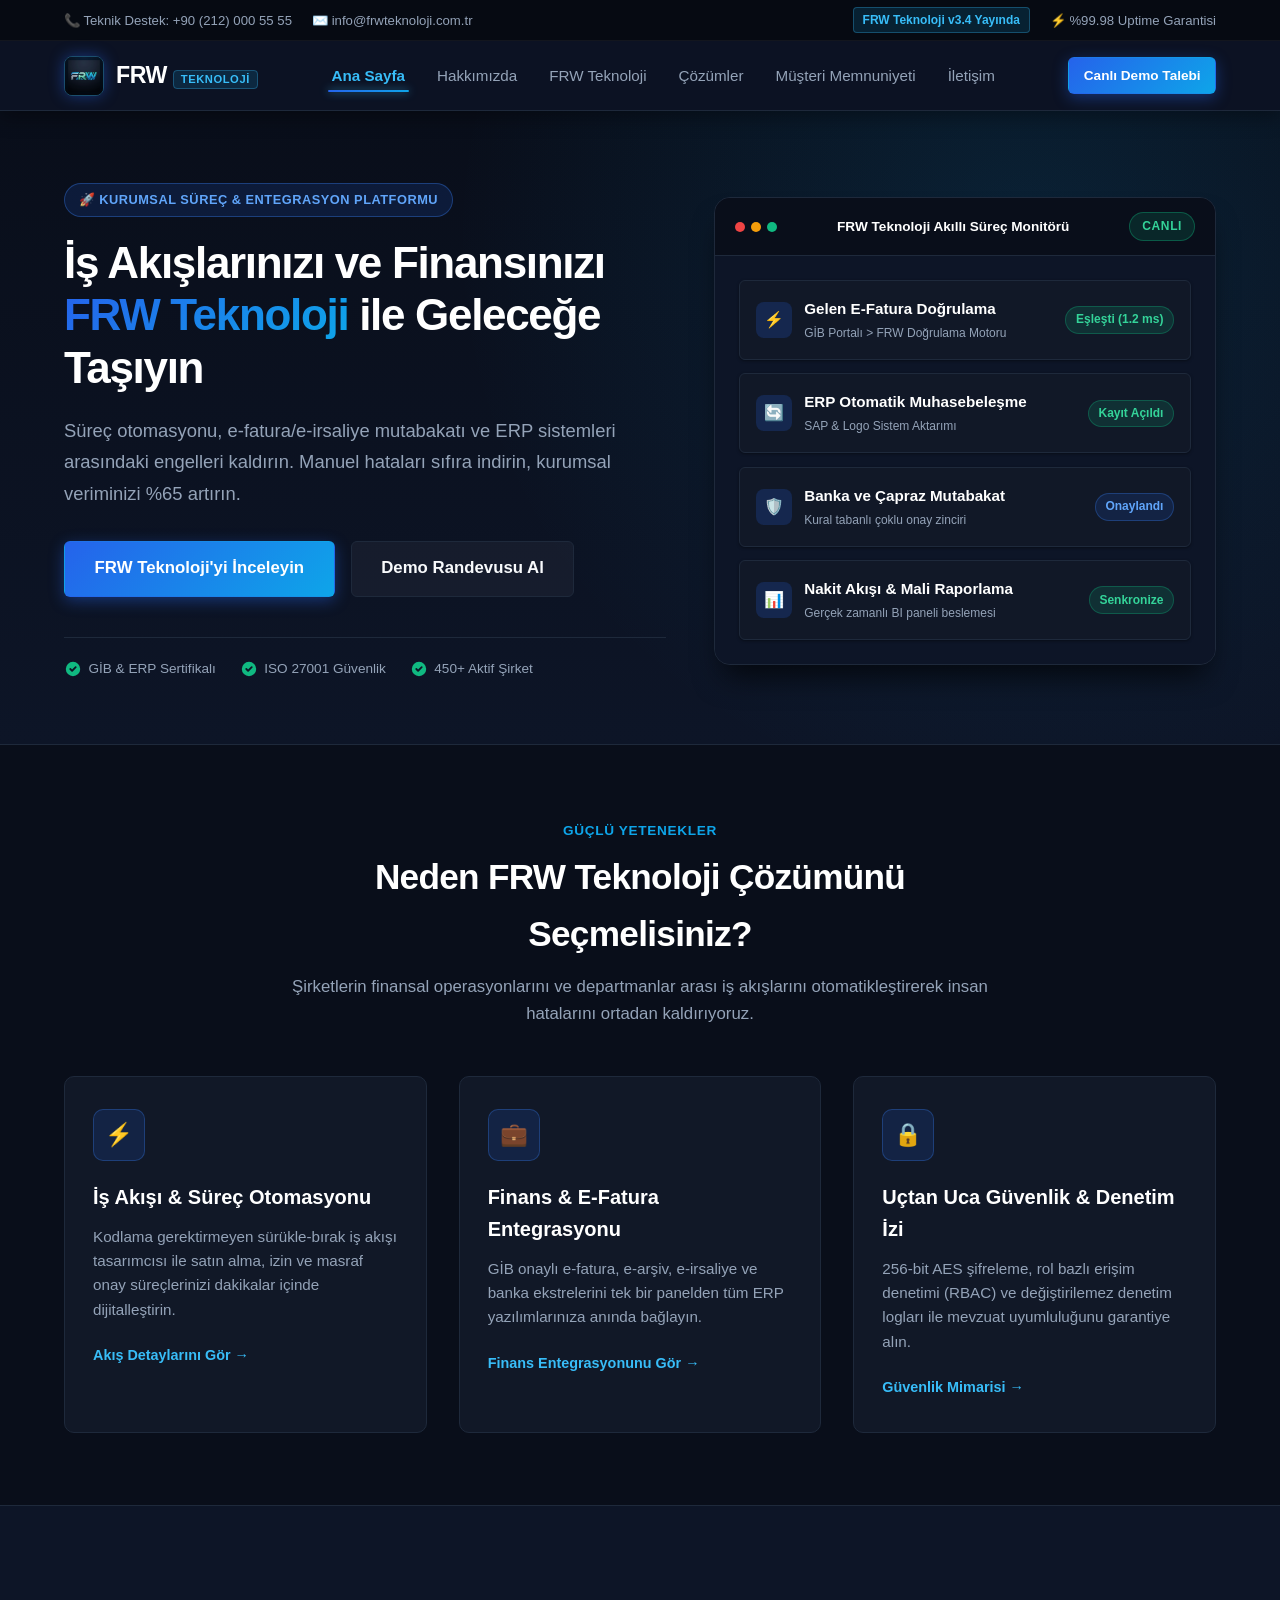
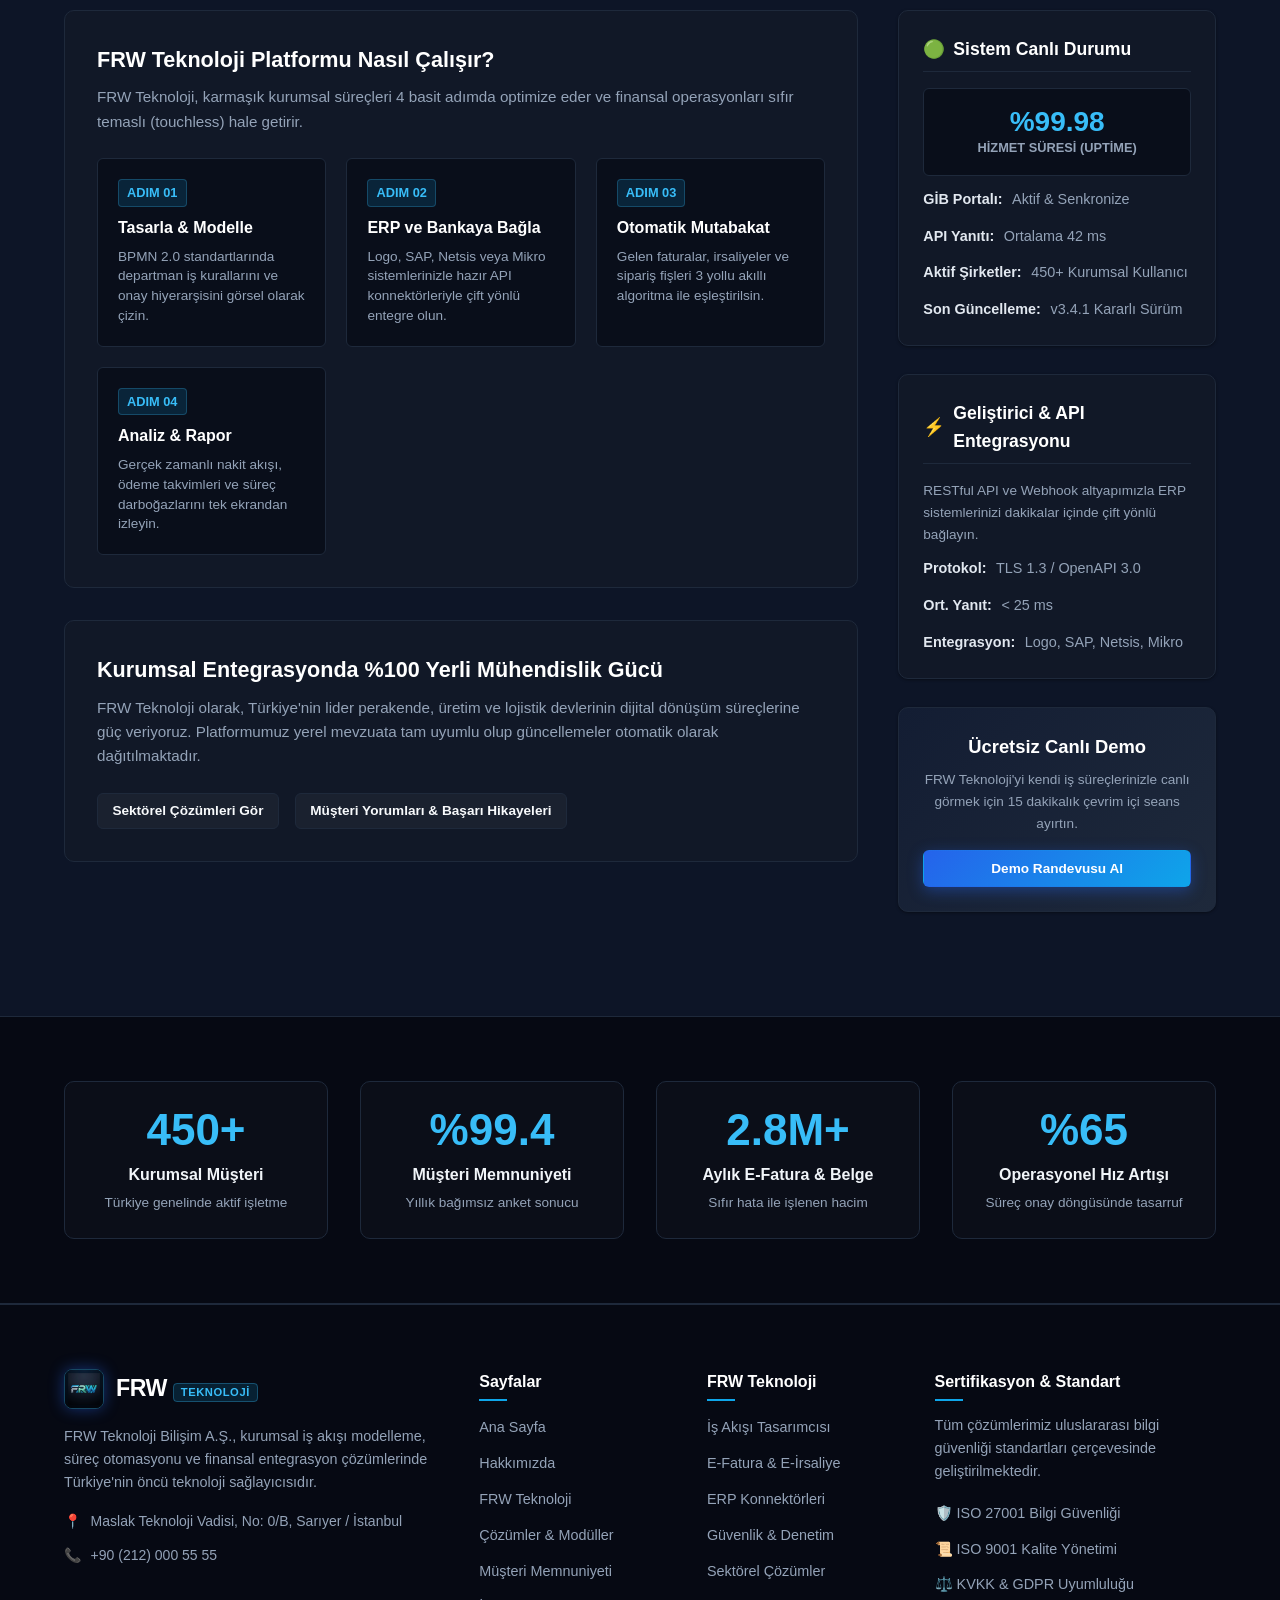
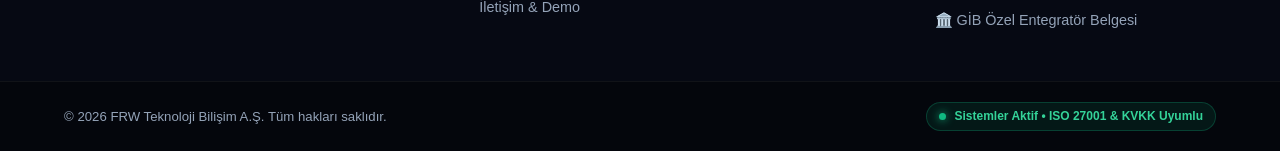
<file: index.html>
<!DOCTYPE html>
<html lang="tr">
<head>
  <meta charset="UTF-8">
  <meta name="viewport" content="width=device-width, initial-scale=1.0">
  <title>FRW Teknoloji | İş Akışı, Süreç Otomasyonu ve Finans Entegrasyon Çözümleri</title>
  <meta name="description" content="FRW Teknoloji ile iş akışlarınızı, süreç otomasyonunuzu ve finans/fatura entegrasyonlarınızı tek merkezden yönetin.">
  
  <!-- Sekme Logosu (Favicon) -->
  <link rel="icon" type="image/jpeg" href="assets/icons/frw.logo.jpg">
  
  <!-- Ortak ve Sayfaya Özel CSS Dosyaları (Dark Tema) -->
  <link rel="stylesheet" href="css/base.css">
  <link rel="stylesheet" href="css/index.css">
</head>
<body>

  <!-- ======================================================================
       HEADER BÖLÜMÜ (<header>)
       ====================================================================== -->
  <header class="site-header" id="site-header">
    <!-- Üst Bilgi Barı -->
    <div class="header-topbar">
      <div class="container">
        <div class="topbar-info">
          <span>📞 Teknik Destek: +90 (212) 000 55 55</span>
          <span>✉️ info@frwteknoloji.com.tr</span>
        </div>
        <div class="topbar-info">
          <span class="topbar-tag">FRW Teknoloji v3.4 Yayında</span>
          <span>⚡ %99.98 Uptime Garantisi</span>
        </div>
      </div>
    </div>

    <!-- Ana Navigasyon Alanı -->
    <div class="header-main">
      <div class="container header-inner">
        <!-- Marka Logosu -->
        <a href="index.html" class="brand-logo" title="FRW Teknoloji Ana Sayfa">
          <img src="assets/icons/frw.logo.jpg" alt="FRW Logo" class="logo-icon">
          <span>FRW<span class="logo-tag">Teknoloji</span></span>
        </a>

        <!-- Semantik Navigasyon (<nav>) -->
        <nav class="main-nav" id="main-nav" aria-label="Ana Gezinti Menüsü">
          <ul class="nav-list">
            <li><a href="index.html" class="nav-link active">Ana Sayfa</a></li>
            <li><a href="hakkimizda.html" class="nav-link">Hakkımızda</a></li>
            <li><a href="teknoloji.html" class="nav-link">FRW Teknoloji</a></li>
            <li><a href="cozumler.html" class="nav-link">Çözümler</a></li>
            <li><a href="musteri-memnuniyeti.html" class="nav-link">Müşteri Memnuniyeti</a></li>
            <li><a href="iletisim.html" class="nav-link">İletişim</a></li>
          </ul>
        </nav>

        <!-- Eylem Butonları & Mobil Tetikleyici -->
        <div class="header-actions">
          <a href="iletisim.html" class="btn btn-primary btn-sm">Canlı Demo Talebi</a>
        </div>

        <button class="mobile-toggle" aria-label="Menüyü Aç/Kapat" aria-expanded="false">
          <svg fill="none" stroke="currentColor" stroke-width="2" viewBox="0 0 24 24">
            <path stroke-linecap="round" stroke-linejoin="round" d="M4 6h16M4 12h16M4 18h16"></path>
          </svg>
        </button>
      </div>
    </div>
  </header>

  <!-- ======================================================================
       ANA İÇERİK ALANI (<main>)
       ====================================================================== -->
  <main id="main-content">

    <!-- 1. HERO BÖLÜMÜ (<section>) -->
    <section class="hero-section" id="hero">
      <div class="container">
        <div class="hero-grid">
          <div class="hero-content">
            <span class="hero-badge">🚀 Kurumsal Süreç &amp; Entegrasyon Platformu</span>
            <h1 class="hero-title">
              İş Akışlarınızı ve Finansınızı <span class="highlight">FRW Teknoloji</span> ile Geleceğe Taşıyın
            </h1>
            <p class="hero-desc">
              Süreç otomasyonu, e-fatura/e-irsaliye mutabakatı ve ERP sistemleri arasındaki engelleri kaldırın. Manuel hataları sıfıra indirin, kurumsal veriminizi %65 artırın.
            </p>
            <div class="hero-cta-group">
              <a href="teknoloji.html" class="btn btn-primary btn-lg">FRW Teknoloji'yi İnceleyin</a>
              <a href="iletisim.html" class="btn btn-outline btn-lg">Demo Randevusu Al</a>
            </div>
            <div class="hero-trust-bar">
              <div class="trust-item">
                <svg fill="currentColor" viewBox="0 0 20 20"><path fill-rule="evenodd" d="M10 18a8 8 0 100-16 8 8 0 000 16zm3.707-9.293a1 1 0 00-1.414-1.414L9 10.586 7.707 9.293a1 1 0 00-1.414 1.414l2 2a1 1 0 001.414 0l4-4z" clip-rule="evenodd"></path></svg>
                <span>GİB &amp; ERP Sertifikalı</span>
              </div>
              <div class="trust-item">
                <svg fill="currentColor" viewBox="0 0 20 20"><path fill-rule="evenodd" d="M10 18a8 8 0 100-16 8 8 0 000 16zm3.707-9.293a1 1 0 00-1.414-1.414L9 10.586 7.707 9.293a1 1 0 00-1.414 1.414l2 2a1 1 0 001.414 0l4-4z" clip-rule="evenodd"></path></svg>
                <span>ISO 27001 Güvenlik</span>
              </div>
              <div class="trust-item">
                <svg fill="currentColor" viewBox="0 0 20 20"><path fill-rule="evenodd" d="M10 18a8 8 0 100-16 8 8 0 000 16zm3.707-9.293a1 1 0 00-1.414-1.414L9 10.586 7.707 9.293a1 1 0 00-1.414 1.414l2 2a1 1 0 001.414 0l4-4z" clip-rule="evenodd"></path></svg>
                <span>450+ Aktif Şirket</span>
              </div>
            </div>
          </div>

          <!-- Hero Canlı İzleme Görsel Kartı -->
          <div class="hero-visual">
            <div class="hero-visual-card">
              <div class="visual-card-header">
                <div class="dots">
                  <span class="dot"></span>
                  <span class="dot"></span>
                  <span class="dot"></span>
                </div>
                <span>FRW Teknoloji Akıllı Süreç Monitörü</span>
                <span class="badge badge-success">CANLI</span>
              </div>
              <div class="visual-card-body">
                <div class="flow-step-item">
                  <div class="flow-step-info">
                    <span class="flow-icon">⚡</span>
                    <div>
                      <h5>Gelen E-Fatura Doğrulama</h5>
                      <p>GİB Portalı &gt; FRW Doğrulama Motoru</p>
                    </div>
                  </div>
                  <span class="flow-status status-ok">Eşleşti (1.2 ms)</span>
                </div>

                <div class="flow-step-item">
                  <div class="flow-step-info">
                    <span class="flow-icon">🔄</span>
                    <div>
                      <h5>ERP Otomatik Muhasebeleşme</h5>
                      <p>SAP &amp; Logo Sistem Aktarımı</p>
                    </div>
                  </div>
                  <span class="flow-status status-ok">Kayıt Açıldı</span>
                </div>

                <div class="flow-step-item">
                  <div class="flow-step-info">
                    <span class="flow-icon">🛡️</span>
                    <div>
                      <h5>Banka ve Çapraz Mutabakat</h5>
                      <p>Kural tabanlı çoklu onay zinciri</p>
                    </div>
                  </div>
                  <span class="flow-status status-sync">Onaylandı</span>
                </div>

                <div class="flow-step-item">
                  <div class="flow-step-info">
                    <span class="flow-icon">📊</span>
                    <div>
                      <h5>Nakit Akışı &amp; Mali Raporlama</h5>
                      <p>Gerçek zamanlı BI paneli beslemesi</p>
                    </div>
                  </div>
                  <span class="flow-status status-ok">Senkronize</span>
                </div>
              </div>
            </div>
          </div>
        </div>
      </div>
    </section>

    <!-- 2. ÖNE ÇIKAN ÇÖZÜMLER BÖLÜMÜ (<section>) -->
    <section class="features-section" id="ozellikler">
      <div class="container">
        <div class="section-head">
          <span class="sub-tag">Güçlü Yetenekler</span>
          <h2>Neden FRW Teknoloji Çözümünü Seçmelisiniz?</h2>
          <p>Şirketlerin finansal operasyonlarını ve departmanlar arası iş akışlarını otomatikleştirerek insan hatalarını ortadan kaldırıyoruz.</p>
        </div>

        <div class="features-grid">
          <!-- Kart 1 -->
          <article class="feature-box">
            <div class="feature-box-icon">⚡</div>
            <h3>İş Akışı &amp; Süreç Otomasyonu</h3>
            <p>Kodlama gerektirmeyen sürükle-bırak iş akışı tasarımcısı ile satın alma, izin ve masraf onay süreçlerinizi dakikalar içinde dijitalleştirin.</p>
            <a href="teknoloji.html#surec-yonetimi" class="feature-link">Akış Detaylarını Gör &rarr;</a>
          </article>

          <!-- Kart 2 -->
          <article class="feature-box">
            <div class="feature-box-icon">💼</div>
            <h3>Finans &amp; E-Fatura Entegrasyonu</h3>
            <p>GİB onaylı e-fatura, e-arşiv, e-irsaliye ve banka ekstrelerini tek bir panelden tüm ERP yazılımlarınıza anında bağlayın.</p>
            <a href="teknoloji.html#finans-entegrasyonu" class="feature-link">Finans Entegrasyonunu Gör &rarr;</a>
          </article>

          <!-- Kart 3 -->
          <article class="feature-box">
            <div class="feature-box-icon">🔒</div>
            <h3>Uçtan Uca Güvenlik &amp; Denetim İzi</h3>
            <p>256-bit AES şifreleme, rol bazlı erişim denetimi (RBAC) ve değiştirilemez denetim logları ile mevzuat uyumluluğunu garantiye alın.</p>
            <a href="teknoloji.html#guvenlik" class="feature-link">Güvenlik Mimarisi &rarr;</a>
          </article>
        </div>
      </div>
    </section>

    <!-- 3. ANA BÖLÜM VE YAN BİLGİ PANELİ: SECTION + ASIDE BİRLİKTELİĞİ -->
    <section class="tech-showcase-section" id="isleyis">
      <div class="container">
        <div class="page-layout-with-aside">
          
          <!-- Sol Ana Bölüm (<section> veya ana blok) -->
          <div class="main-content-column">
            <div class="tech-pipeline-card">
              <h3>FRW Teknoloji Platformu Nasıl Çalışır?</h3>
              <p>FRW Teknoloji, karmaşık kurumsal süreçleri 4 basit adımda optimize eder ve finansal operasyonları sıfır temaslı (touchless) hale getirir.</p>
              
              <div class="pipeline-steps-grid">
                <div class="pipeline-step">
                  <span class="step-num">ADIM 01</span>
                  <h4>Tasarla &amp; Modelle</h4>
                  <p>BPMN 2.0 standartlarında departman iş kurallarını ve onay hiyerarşisini görsel olarak çizin.</p>
                </div>

                <div class="pipeline-step">
                  <span class="step-num">ADIM 02</span>
                  <h4>ERP ve Bankaya Bağla</h4>
                  <p>Logo, SAP, Netsis veya Mikro sistemlerinizle hazır API konnektörleriyle çift yönlü entegre olun.</p>
                </div>

                <div class="pipeline-step">
                  <span class="step-num">ADIM 03</span>
                  <h4>Otomatik Mutabakat</h4>
                  <p>Gelen faturalar, irsaliyeler ve sipariş fişleri 3 yollu akıllı algoritma ile eşleştirilsin.</p>
                </div>

                <div class="pipeline-step">
                  <span class="step-num">ADIM 04</span>
                  <h4>Analiz &amp; Rapor</h4>
                  <p>Gerçek zamanlı nakit akışı, ödeme takvimleri ve süreç darboğazlarını tek ekrandan izleyin.</p>
                </div>
              </div>
            </div>

            <!-- Bilgilendirici İkinci Kart -->
            <div class="tech-pipeline-card">
              <h3>Kurumsal Entegrasyonda %100 Yerli Mühendislik Gücü</h3>
              <p>FRW Teknoloji olarak, Türkiye'nin lider perakende, üretim ve lojistik devlerinin dijital dönüşüm süreçlerine güç veriyoruz. Platformumuz yerel mevzuata tam uyumlu olup güncellemeler otomatik olarak dağıtılmaktadır.</p>
              <div style="display: flex; gap: 1rem; flex-wrap: wrap; margin-top: 1rem;">
                <a href="cozumler.html" class="btn btn-outline btn-sm">Sektörel Çözümleri Gör</a>
                <a href="musteri-memnuniyeti.html" class="btn btn-outline btn-sm">Müşteri Yorumları &amp; Başarı Hikayeleri</a>
              </div>
            </div>
          </div>

          <!-- Sağ Taraf Yan Bilgi Paneli (<aside>) -->
          <aside class="sidebar-aside" id="home-aside" aria-label="Sistem ve Platform Bilgileri">
            <!-- Yan Panel Kartı 1: Canlı Durum -->
            <div class="aside-card">
              <h3>
                <span class="aside-icon">🟢</span>
                Sistem Canlı Durumu
              </h3>
              <div class="aside-stat-box">
                <div class="num">%99.98</div>
                <div class="lbl">Hizmet Süresi (Uptime)</div>
              </div>
              <ul class="aside-list">
                <li><strong>GİB Portalı:</strong> Aktif &amp; Senkronize</li>
                <li><strong>API Yanıtı:</strong> Ortalama 42 ms</li>
                <li><strong>Aktif Şirketler:</strong> 450+ Kurumsal Kullanıcı</li>
                <li><strong>Son Güncelleme:</strong> v3.4.1 Kararlı Sürüm</li>
              </ul>
            </div>

            <!-- Yan Panel Kartı 2: Geliştirici & API Entegrasyonu -->
            <div class="aside-card">
              <h3>
                <span class="aside-icon">⚡</span>
                Geliştirici &amp; API Entegrasyonu
              </h3>
              <p style="font-size: 0.85rem; color: var(--text-muted); margin-bottom: 0.75rem;">
                RESTful API ve Webhook altyapımızla ERP sistemlerinizi dakikalar içinde çift yönlü bağlayın.
              </p>
              <ul class="aside-list" style="font-size: 0.85rem;">
                <li><strong>Protokol:</strong> TLS 1.3 / OpenAPI 3.0</li>
                <li><strong>Ort. Yanıt:</strong> &lt; 25 ms</li>
                <li><strong>Entegrasyon:</strong> Logo, SAP, Netsis, Mikro</li>
              </ul>
            </div>

            <!-- Yan Panel Kartı 3: CTA -->
            <div class="aside-cta-box">
              <h4>Ücretsiz Canlı Demo</h4>
              <p>FRW Teknoloji'yi kendi iş süreçlerinizle canlı görmek için 15 dakikalık çevrim içi seans ayırtın.</p>
              <a href="iletisim.html" class="btn btn-primary btn-sm" style="width: 100%;">Demo Randevusu Al</a>
            </div>
          </aside>

        </div>
      </div>
    </section>

    <!-- 4. RAKAMLARLA BAŞARI METRİKLERİ BÖLÜMÜ (<section>) -->
    <section class="metrics-section" id="metrikler">
      <div class="container">
        <div class="metrics-grid">
          <div class="metric-item">
            <div class="metric-value">450+</div>
            <div class="metric-title">Kurumsal Müşteri</div>
            <div class="metric-desc">Türkiye genelinde aktif işletme</div>
          </div>
          <div class="metric-item">
            <div class="metric-value">%99.4</div>
            <div class="metric-title">Müşteri Memnuniyeti</div>
            <div class="metric-desc">Yıllık bağımsız anket sonucu</div>
          </div>
          <div class="metric-item">
            <div class="metric-value">2.8M+</div>
            <div class="metric-title">Aylık E-Fatura &amp; Belge</div>
            <div class="metric-desc">Sıfır hata ile işlenen hacim</div>
          </div>
          <div class="metric-item">
            <div class="metric-value">%65</div>
            <div class="metric-title">Operasyonel Hız Artışı</div>
            <div class="metric-desc">Süreç onay döngüsünde tasarruf</div>
          </div>
        </div>
      </div>
    </section>

  </main>

  <!-- ======================================================================
       FOOTER BÖLÜMÜ (<footer>)
       ====================================================================== -->
  <footer class="site-footer" id="site-footer">
    <div class="container">
      <div class="footer-grid">
        <!-- Kolon 1: Şirket Bilgisi -->
        <div class="footer-col">
          <div class="brand-logo" style="color: #ffffff; margin-bottom: 1rem;">
            <img src="assets/icons/frw.logo.jpg" alt="FRW Logo" class="logo-icon">
            <span>FRW<span class="logo-tag">Teknoloji</span></span>
          </div>
          <p>
            FRW Teknoloji Bilişim A.Ş., kurumsal iş akışı modelleme, süreç otomasyonu ve finansal entegrasyon çözümlerinde Türkiye'nin öncü teknoloji sağlayıcısıdır.
          </p>
          <div class="footer-contact-item">
            <span>📍</span>
            <span>Maslak Teknoloji Vadisi, No: 0/B, Sarıyer / İstanbul</span>
          </div>
          <div class="footer-contact-item">
            <span>📞</span>
            <span>+90 (212) 000 55 55</span>
          </div>
        </div>

        <!-- Kolon 2: Hızlı Sayfa Bağlantıları -->
        <div class="footer-col">
          <h4>Sayfalar</h4>
          <ul class="footer-links">
            <li><a href="index.html">Ana Sayfa</a></li>
            <li><a href="hakkimizda.html">Hakkımızda</a></li>
            <li><a href="teknoloji.html">FRW Teknoloji</a></li>
            <li><a href="cozumler.html">Çözümler &amp; Modüller</a></li>
            <li><a href="musteri-memnuniyeti.html">Müşteri Memnuniyeti</a></li>
            <li><a href="iletisim.html">İletişim &amp; Demo</a></li>
          </ul>
        </div>

        <!-- Kolon 3: Çözümler & Ürünler -->
        <div class="footer-col">
          <h4>FRW Teknoloji</h4>
          <ul class="footer-links">
            <li><a href="teknoloji.html#surec-yonetimi">İş Akışı Tasarımcısı</a></li>
            <li><a href="teknoloji.html#finans-entegrasyonu">E-Fatura &amp; E-İrsaliye</a></li>
            <li><a href="teknoloji.html#erp-entegrasyonu">ERP Konnektörleri</a></li>
            <li><a href="teknoloji.html#guvenlik">Güvenlik &amp; Denetim</a></li>
            <li><a href="cozumler.html#sektorel">Sektörel Çözümler</a></li>
          </ul>
        </div>

        <!-- Kolon 4: Güvenlik ve Uyumluluk -->
        <div class="footer-col">
          <h4>Sertifikasyon &amp; Standart</h4>
          <p>Tüm çözümlerimiz uluslararası bilgi güvenliği standartları çerçevesinde geliştirilmektedir.</p>
          <ul class="footer-links">
            <li><a href="#">🛡️ ISO 27001 Bilgi Güvenliği</a></li>
            <li><a href="#">📜 ISO 9001 Kalite Yönetimi</a></li>
            <li><a href="#">⚖️ KVKK &amp; GDPR Uyumluluğu</a></li>
            <li><a href="#">🏛️ GİB Özel Entegratör Belgesi</a></li>
          </ul>
        </div>
      </div>
    </div>

    <!-- Alt Telif & Sistem Durumu -->
    <div class="footer-bottom">
      <div class="container">
        <div>
          &copy; 2026 FRW Teknoloji Bilişim A.Ş. Tüm hakları saklıdır.
        </div>
        <div class="footer-system-status">
          <span class="status-pulse"></span> Sistemler Aktif • ISO 27001 &amp; KVKK Uyumlu
        </div>
      </div>
    </div>
  </footer>

  <!-- Ortak JavaScript Dosyası -->
  <script src="js/main.js"></script>
</body>
</html>
</file>
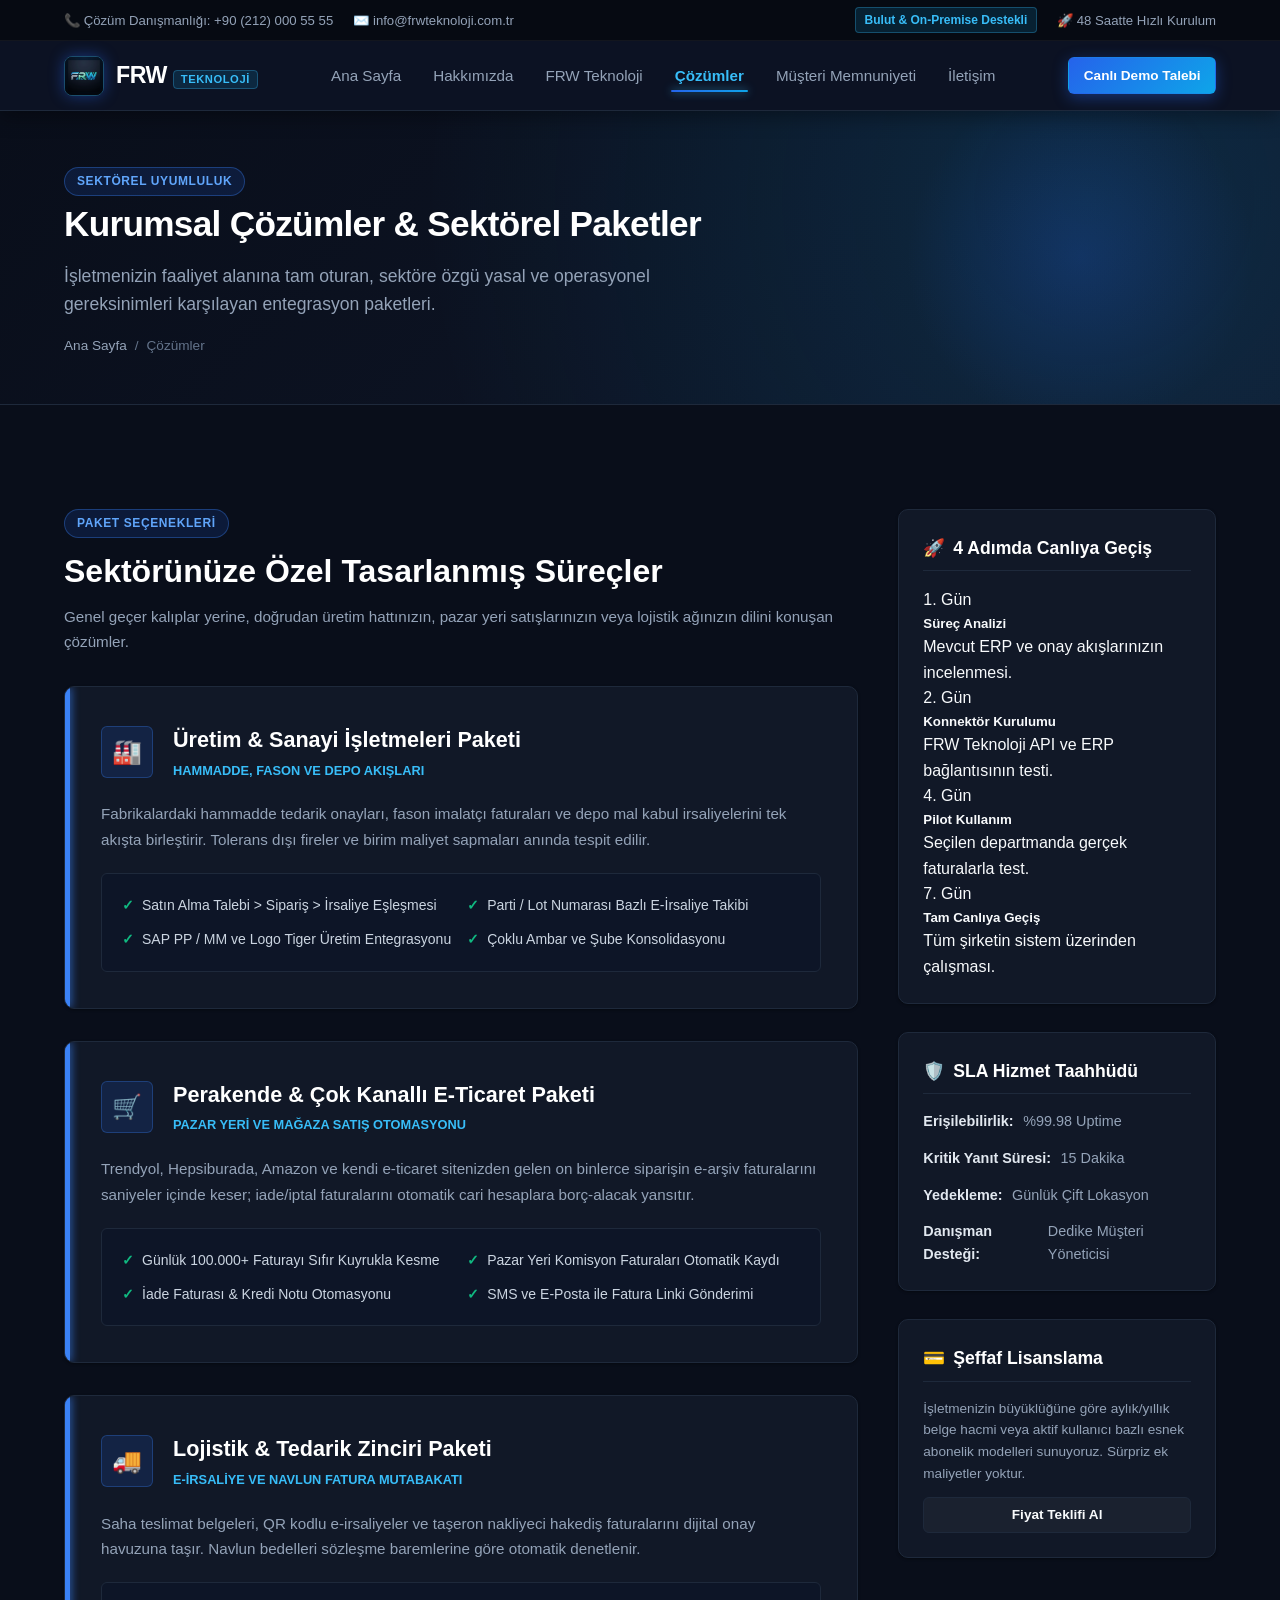
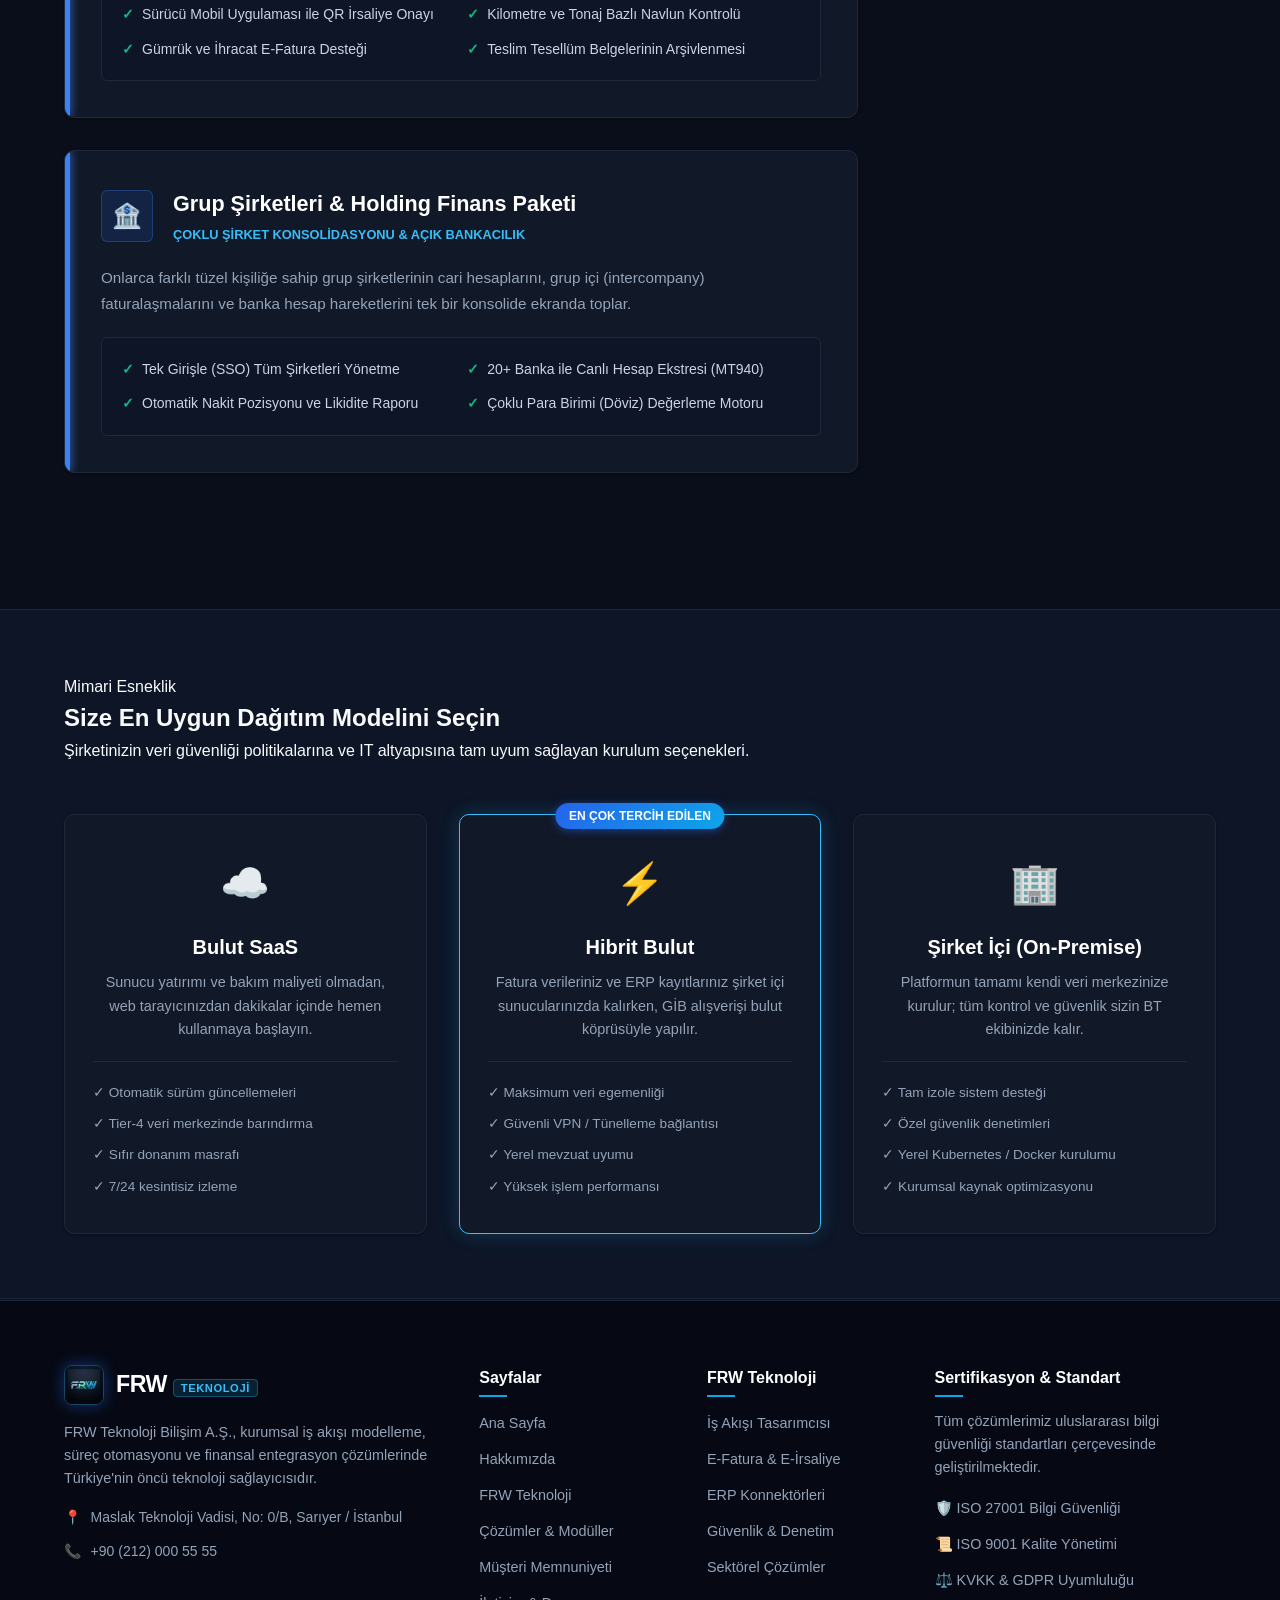
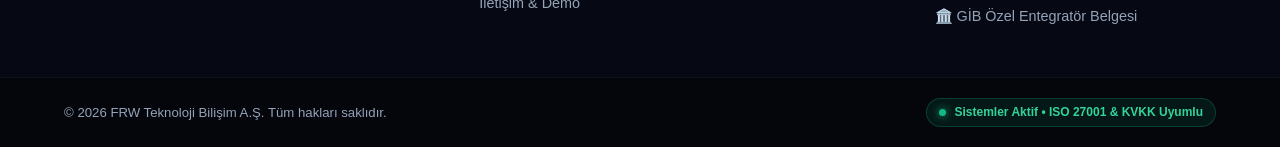
<file: cozumler.html>
<!DOCTYPE html>
<html lang="tr">
<head>
  <meta charset="UTF-8">
  <meta name="viewport" content="width=device-width, initial-scale=1.0">
  <title>Çözümler &amp; Sektörel Paketler | FRW Teknoloji</title>
  <meta name="description" content="Üretim, perakende, lojistik ve finans sektörlerine özel FRW Teknoloji iş akışı, süreç otomasyonu ve e-fatura entegrasyon çözümleri.">
  
  <!-- Sekme Logosu (Favicon) -->
  <link rel="icon" type="image/jpeg" href="assets/icons/frw.logo.jpg">
  
  <!-- Ortak ve Sayfaya Özel CSS Dosyaları (Dark Tema) -->
  <link rel="stylesheet" href="css/base.css">
  <link rel="stylesheet" href="css/cozumler.css">
</head>
<body>

  <!-- ======================================================================
       HEADER BÖLÜMÜ (<header>)
       ====================================================================== -->
  <header class="site-header" id="site-header">
    <div class="header-topbar">
      <div class="container">
        <div class="topbar-info">
          <span>📞 Çözüm Danışmanlığı: +90 (212) 000 55 55</span>
          <span>✉️ info@frwteknoloji.com.tr</span>
        </div>
        <div class="topbar-info">
          <span class="topbar-tag">Bulut &amp; On-Premise Destekli</span>
          <span>🚀 48 Saatte Hızlı Kurulum</span>
        </div>
      </div>
    </div>

    <div class="header-main">
      <div class="container header-inner">
        <a href="index.html" class="brand-logo" title="FRW Teknoloji Ana Sayfa">
          <img src="assets/icons/frw.logo.jpg" alt="FRW Logo" class="logo-icon">
          <span>FRW<span class="logo-tag">Teknoloji</span></span>
        </a>

        <!-- Semantik Navigasyon (<nav>) -->
        <nav class="main-nav" id="main-nav" aria-label="Ana Gezinti Menüsü">
          <ul class="nav-list">
            <li><a href="index.html" class="nav-link">Ana Sayfa</a></li>
            <li><a href="hakkimizda.html" class="nav-link">Hakkımızda</a></li>
            <li><a href="teknoloji.html" class="nav-link">FRW Teknoloji</a></li>
            <li><a href="cozumler.html" class="nav-link active">Çözümler</a></li>
            <li><a href="musteri-memnuniyeti.html" class="nav-link">Müşteri Memnuniyeti</a></li>
            <li><a href="iletisim.html" class="nav-link">İletişim</a></li>
          </ul>
        </nav>

        <div class="header-actions">
          <a href="iletisim.html" class="btn btn-primary btn-sm">Canlı Demo Talebi</a>
        </div>

        <button class="mobile-toggle" aria-label="Menüyü Aç/Kapat" aria-expanded="false">
          <svg fill="none" stroke="currentColor" stroke-width="2" viewBox="0 0 24 24">
            <path stroke-linecap="round" stroke-linejoin="round" d="M4 6h16M4 12h16M4 18h16"></path>
          </svg>
        </button>
      </div>
    </div>
  </header>

  <!-- ======================================================================
       SAYFA BAŞLIĞI / BANNER
       ====================================================================== -->
  <div class="page-header-banner">
    <div class="container">
      <span class="badge badge-primary">Sektörel Uyumluluk</span>
      <h1>Kurumsal Çözümler &amp; Sektörel Paketler</h1>
      <p>İşletmenizin faaliyet alanına tam oturan, sektöre özgü yasal ve operasyonel gereksinimleri karşılayan entegrasyon paketleri.</p>
      <nav class="breadcrumb-nav" aria-label="Sayfa Yolu">
        <a href="index.html">Ana Sayfa</a>
        <span>/</span>
        <span>Çözümler</span>
      </nav>
    </div>
  </div>

  <!-- ======================================================================
       ANA İÇERİK ALANI (<main>)
       ====================================================================== -->
  <main id="main-content">

    <!-- 1. SEKTÖREL ÇÖZÜMLER VE YAN PANEL (<section> + <aside>) -->
    <section class="solutions-section" id="sektorel">
      <div class="container">
        <div class="page-layout-with-aside">
          
          <!-- Sol Sütun: Sektörel Paketler -->
          <div class="main-content-column">
            <div style="margin-bottom: 2rem;">
              <span class="badge badge-primary">Paket Seçenekleri</span>
              <h2 style="font-size: 2rem; font-weight: 800; color: #ffffff; margin-top: 0.5rem; margin-bottom: 0.5rem;">
                Sektörünüze Özel Tasarlanmış Süreçler
              </h2>
              <p style="color: var(--text-muted); font-size: 0.95rem;">
                Genel geçer kalıplar yerine, doğrudan üretim hattınızın, pazar yeri satışlarınızın veya lojistik ağınızın dilini konuşan çözümler.
              </p>
            </div>

            <!-- Çözüm 1: Üretim & Sanayi -->
            <article class="solution-industry-card">
              <div class="industry-card-header">
                <div class="industry-icon">🏭</div>
                <div class="industry-title-box">
                  <h3>Üretim &amp; Sanayi İşletmeleri Paketi</h3>
                  <div class="industry-tag">Hammadde, Fason ve Depo Akışları</div>
                </div>
              </div>
              <p class="industry-desc">
                Fabrikalardaki hammadde tedarik onayları, fason imalatçı faturaları ve depo mal kabul irsaliyelerini tek akışta birleştirir. Tolerans dışı fireler ve birim maliyet sapmaları anında tespit edilir.
              </p>
              <div class="industry-features-grid">
                <div class="ind-feat-item"><span>✓</span> Satın Alma Talebi &gt; Sipariş &gt; İrsaliye Eşleşmesi</div>
                <div class="ind-feat-item"><span>✓</span> Parti / Lot Numarası Bazlı E-İrsaliye Takibi</div>
                <div class="ind-feat-item"><span>✓</span> SAP PP / MM ve Logo Tiger Üretim Entegrasyonu</div>
                <div class="ind-feat-item"><span>✓</span> Çoklu Ambar ve Şube Konsolidasyonu</div>
              </div>
            </article>

            <!-- Çözüm 2: Perakende & E-Ticaret -->
            <article class="solution-industry-card">
              <div class="industry-card-header">
                <div class="industry-icon">🛒</div>
                <div class="industry-title-box">
                  <h3>Perakende &amp; Çok Kanallı E-Ticaret Paketi</h3>
                  <div class="industry-tag">Pazar Yeri ve Mağaza Satış Otomasyonu</div>
                </div>
              </div>
              <p class="industry-desc">
                Trendyol, Hepsiburada, Amazon ve kendi e-ticaret sitenizden gelen on binlerce siparişin e-arşiv faturalarını saniyeler içinde keser; iade/iptal faturalarını otomatik cari hesaplara borç-alacak yansıtır.
              </p>
              <div class="industry-features-grid">
                <div class="ind-feat-item"><span>✓</span> Günlük 100.000+ Faturayı Sıfır Kuyrukla Kesme</div>
                <div class="ind-feat-item"><span>✓</span> Pazar Yeri Komisyon Faturaları Otomatik Kaydı</div>
                <div class="ind-feat-item"><span>✓</span> İade Faturası &amp; Kredi Notu Otomasyonu</div>
                <div class="ind-feat-item"><span>✓</span> SMS ve E-Posta ile Fatura Linki Gönderimi</div>
              </div>
            </article>

            <!-- Çözüm 3: Lojistik & Taşımacılık -->
            <article class="solution-industry-card">
              <div class="industry-card-header">
                <div class="industry-icon">🚚</div>
                <div class="industry-title-box">
                  <h3>Lojistik &amp; Tedarik Zinciri Paketi</h3>
                  <div class="industry-tag">E-İrsaliye ve Navlun Fatura Mutabakatı</div>
                </div>
              </div>
              <p class="industry-desc">
                Saha teslimat belgeleri, QR kodlu e-irsaliyeler ve taşeron nakliyeci hakediş faturalarını dijital onay havuzuna taşır. Navlun bedelleri sözleşme baremlerine göre otomatik denetlenir.
              </p>
              <div class="industry-features-grid">
                <div class="ind-feat-item"><span>✓</span> Sürücü Mobil Uygulaması ile QR İrsaliye Onayı</div>
                <div class="ind-feat-item"><span>✓</span> Kilometre ve Tonaj Bazlı Navlun Kontrolü</div>
                <div class="ind-feat-item"><span>✓</span> Gümrük ve İhracat E-Fatura Desteği</div>
                <div class="ind-feat-item"><span>✓</span> Teslim Tesellüm Belgelerinin Arşivlenmesi</div>
              </div>
            </article>

            <!-- Çözüm 4: Finans & Holding Yapıları -->
            <article class="solution-industry-card">
              <div class="industry-card-header">
                <div class="industry-icon">🏦</div>
                <div class="industry-title-box">
                  <h3>Grup Şirketleri &amp; Holding Finans Paketi</h3>
                  <div class="industry-tag">Çoklu Şirket Konsolidasyonu &amp; Açık Bankacılık</div>
                </div>
              </div>
              <p class="industry-desc">
                Onlarca farklı tüzel kişiliğe sahip grup şirketlerinin cari hesaplarını, grup içi (intercompany) faturalaşmalarını ve banka hesap hareketlerini tek bir konsolide ekranda toplar.
              </p>
              <div class="industry-features-grid">
                <div class="ind-feat-item"><span>✓</span> Tek Girişle (SSO) Tüm Şirketleri Yönetme</div>
                <div class="ind-feat-item"><span>✓</span> 20+ Banka ile Canlı Hesap Ekstresi (MT940)</div>
                <div class="ind-feat-item"><span>✓</span> Otomatik Nakit Pozisyonu ve Likidite Raporu</div>
                <div class="ind-feat-item"><span>✓</span> Çoklu Para Birimi (Döviz) Değerleme Motoru</div>
              </div>
            </article>

          </div>

          <!-- Sağ Taraf: Yan Bilgi Paneli (<aside>) -->
          <aside class="sidebar-aside" id="solutions-aside" aria-label="Geçiş Kılavuzu ve Destek Seviyeleri">
            
            <!-- Yan Panel Kartı 1: Canlıya Geçiş -->
            <div class="aside-card">
              <h3>
                <span class="aside-icon">🚀</span>
                4 Adımda Canlıya Geçiş
              </h3>
              <div class="timeline" style="margin-top: 0.5rem;">
                <div class="timeline-item">
                  <span class="timeline-year">1. Gün</span>
                  <h5>Süreç Analizi</h5>
                  <p>Mevcut ERP ve onay akışlarınızın incelenmesi.</p>
                </div>
                <div class="timeline-item">
                  <span class="timeline-year">2. Gün</span>
                  <h5>Konnektör Kurulumu</h5>
                  <p>FRW Teknoloji API ve ERP bağlantısının testi.</p>
                </div>
                <div class="timeline-item">
                  <span class="timeline-year">4. Gün</span>
                  <h5>Pilot Kullanım</h5>
                  <p>Seçilen departmanda gerçek faturalarla test.</p>
                </div>
                <div class="timeline-item">
                  <span class="timeline-year">7. Gün</span>
                  <h5>Tam Canlıya Geçiş</h5>
                  <p>Tüm şirketin sistem üzerinden çalışması.</p>
                </div>
              </div>
            </div>

            <!-- Yan Panel Kartı 2: SLA Taahhütleri -->
            <div class="aside-card">
              <h3>
                <span class="aside-icon">🛡️</span>
                SLA Hizmet Taahhüdü
              </h3>
              <ul class="aside-list">
                <li><strong>Erişilebilirlik:</strong> %99.98 Uptime</li>
                <li><strong>Kritik Yanıt Süresi:</strong> 15 Dakika</li>
                <li><strong>Yedekleme:</strong> Günlük Çift Lokasyon</li>
                <li><strong>Danışman Desteği:</strong> Dedike Müşteri Yöneticisi</li>
              </ul>
            </div>

            <!-- Yan Panel Kartı 3: Fiyatlandırma Bilgisi -->
            <div class="aside-card">
              <h3>
                <span class="aside-icon">💳</span>
                Şeffaf Lisanslama
              </h3>
              <p style="font-size: 0.85rem; color: var(--text-muted); margin-bottom: 0.75rem;">
                İşletmenizin büyüklüğüne göre aylık/yıllık belge hacmi veya aktif kullanıcı bazlı esnek abonelik modelleri sunuyoruz. Sürpriz ek maliyetler yoktur.
              </p>
              <a href="iletisim.html" class="btn btn-outline btn-sm" style="width: 100%; text-align: center;">Fiyat Teklifi Al</a>
            </div>

          </aside>

        </div>
      </div>
    </section>

    <!-- 2. DAĞITIM MODELLERİ (DEPLOYMENT) BÖLÜMÜ (<section>) -->
    <section class="deployment-section" id="dagitim">
      <div class="container">
        <div class="section-head">
          <span class="sub-tag">Mimari Esneklik</span>
          <h2>Size En Uygun Dağıtım Modelini Seçin</h2>
          <p>Şirketinizin veri güvenliği politikalarına ve IT altyapısına tam uyum sağlayan kurulum seçenekleri.</p>
          <br>
          <br>
        </div>

        <div class="deployment-grid">
          <!-- Model 1: Bulut SaaS -->
          <article class="deploy-card">
            <div class="deploy-icon">☁️</div>
            <h4>Bulut SaaS</h4>
            <p>Sunucu yatırımı ve bakım maliyeti olmadan, web tarayıcınızdan dakikalar içinde hemen kullanmaya başlayın.</p>
            <div class="deploy-list">
              <div>✓ Otomatik sürüm güncellemeleri</div>
              <div>✓ Tier-4 veri merkezinde barındırma</div>
              <div>✓ Sıfır donanım masrafı</div>
              <div>✓ 7/24 kesintisiz izleme</div>
            </div>
          </article>

          <!-- Model 2: Hibrit (Öne Çıkan) -->
          <article class="deploy-card featured">
            <div class="deploy-badge">En Çok Tercih Edilen</div>
            <div class="deploy-icon">⚡</div>
            <h4>Hibrit Bulut</h4>
            <p>Fatura verileriniz ve ERP kayıtlarınız şirket içi sunucularınızda kalırken, GİB alışverişi bulut köprüsüyle yapılır.</p>
            <div class="deploy-list">
              <div>✓ Maksimum veri egemenliği</div>
              <div>✓ Güvenli VPN / Tünelleme bağlantısı</div>
              <div>✓ Yerel mevzuat uyumu</div>
              <div>✓ Yüksek işlem performansı</div>
            </div>
          </article>

          <!-- Model 3: On-Premise -->
          <article class="deploy-card">
            <div class="deploy-icon">🏢</div>
            <h4>Şirket İçi (On-Premise)</h4>
            <p>Platformun tamamı kendi veri merkezinize kurulur; tüm kontrol ve güvenlik sizin BT ekibinizde kalır.</p>
            <div class="deploy-list">
              <div>✓ Tam izole sistem desteği</div>
              <div>✓ Özel güvenlik denetimleri</div>
              <div>✓ Yerel Kubernetes / Docker kurulumu</div>
              <div>✓ Kurumsal kaynak optimizasyonu</div>
            </div>
          </article>
        </div>
      </div>
    </section>

  </main>

  <!-- ======================================================================
       FOOTER BÖLÜMÜ (<footer>)
       ====================================================================== -->
  <footer class="site-footer" id="site-footer">
    <div class="container">
      <div class="footer-grid">
        <div class="footer-col">
          <div class="brand-logo" style="color: #ffffff; margin-bottom: 1rem;">
            <img src="assets/icons/frw.logo.jpg" alt="FRW Logo" class="logo-icon">
            <span>FRW<span class="logo-tag">Teknoloji</span></span>
          </div>
          <p>
            FRW Teknoloji Bilişim A.Ş., kurumsal iş akışı modelleme, süreç otomasyonu ve finansal entegrasyon çözümlerinde Türkiye'nin öncü teknoloji sağlayıcısıdır.
          </p>
          <div class="footer-contact-item">
            <span>📍</span>
            <span>Maslak Teknoloji Vadisi, No: 0/B, Sarıyer / İstanbul</span>
          </div>
          <div class="footer-contact-item">
            <span>📞</span>
            <span>+90 (212) 000 55 55</span>
          </div>
        </div>

        <div class="footer-col">
          <h4>Sayfalar</h4>
          <ul class="footer-links">
            <li><a href="index.html">Ana Sayfa</a></li>
            <li><a href="hakkimizda.html">Hakkımızda</a></li>
            <li><a href="teknoloji.html">FRW Teknoloji</a></li>
            <li><a href="cozumler.html">Çözümler &amp; Modüller</a></li>
            <li><a href="musteri-memnuniyeti.html">Müşteri Memnuniyeti</a></li>
            <li><a href="iletisim.html">İletişim &amp; Demo</a></li>
          </ul>
        </div>

        <div class="footer-col">
          <h4>FRW Teknoloji</h4>
          <ul class="footer-links">
            <li><a href="teknoloji.html#surec-yonetimi">İş Akışı Tasarımcısı</a></li>
            <li><a href="teknoloji.html#finans-entegrasyonu">E-Fatura &amp; E-İrsaliye</a></li>
            <li><a href="teknoloji.html#erp-entegrasyonu">ERP Konnektörleri</a></li>
            <li><a href="teknoloji.html#guvenlik">Güvenlik &amp; Denetim</a></li>
            <li><a href="cozumler.html#sektorel">Sektörel Çözümler</a></li>
          </ul>
        </div>

        <div class="footer-col">
          <h4>Sertifikasyon &amp; Standart</h4>
          <p>Tüm çözümlerimiz uluslararası bilgi güvenliği standartları çerçevesinde geliştirilmektedir.</p>
          <ul class="footer-links">
            <li><a href="#">🛡️ ISO 27001 Bilgi Güvenliği</a></li>
            <li><a href="#">📜 ISO 9001 Kalite Yönetimi</a></li>
            <li><a href="#">⚖️ KVKK &amp; GDPR Uyumluluğu</a></li>
            <li><a href="#">🏛️ GİB Özel Entegratör Belgesi</a></li>
          </ul>
        </div>
      </div>
    </div>

    <div class="footer-bottom">
      <div class="container">
        <div>
          &copy; 2026 FRW Teknoloji Bilişim A.Ş. Tüm hakları saklıdır.
        </div>
        <div class="footer-system-status">
          <span class="status-pulse"></span> Sistemler Aktif • ISO 27001 &amp; KVKK Uyumlu
        </div>
      </div>
    </div>
  </footer>

  <script src="js/main.js"></script>
</body>
</html>
</file>
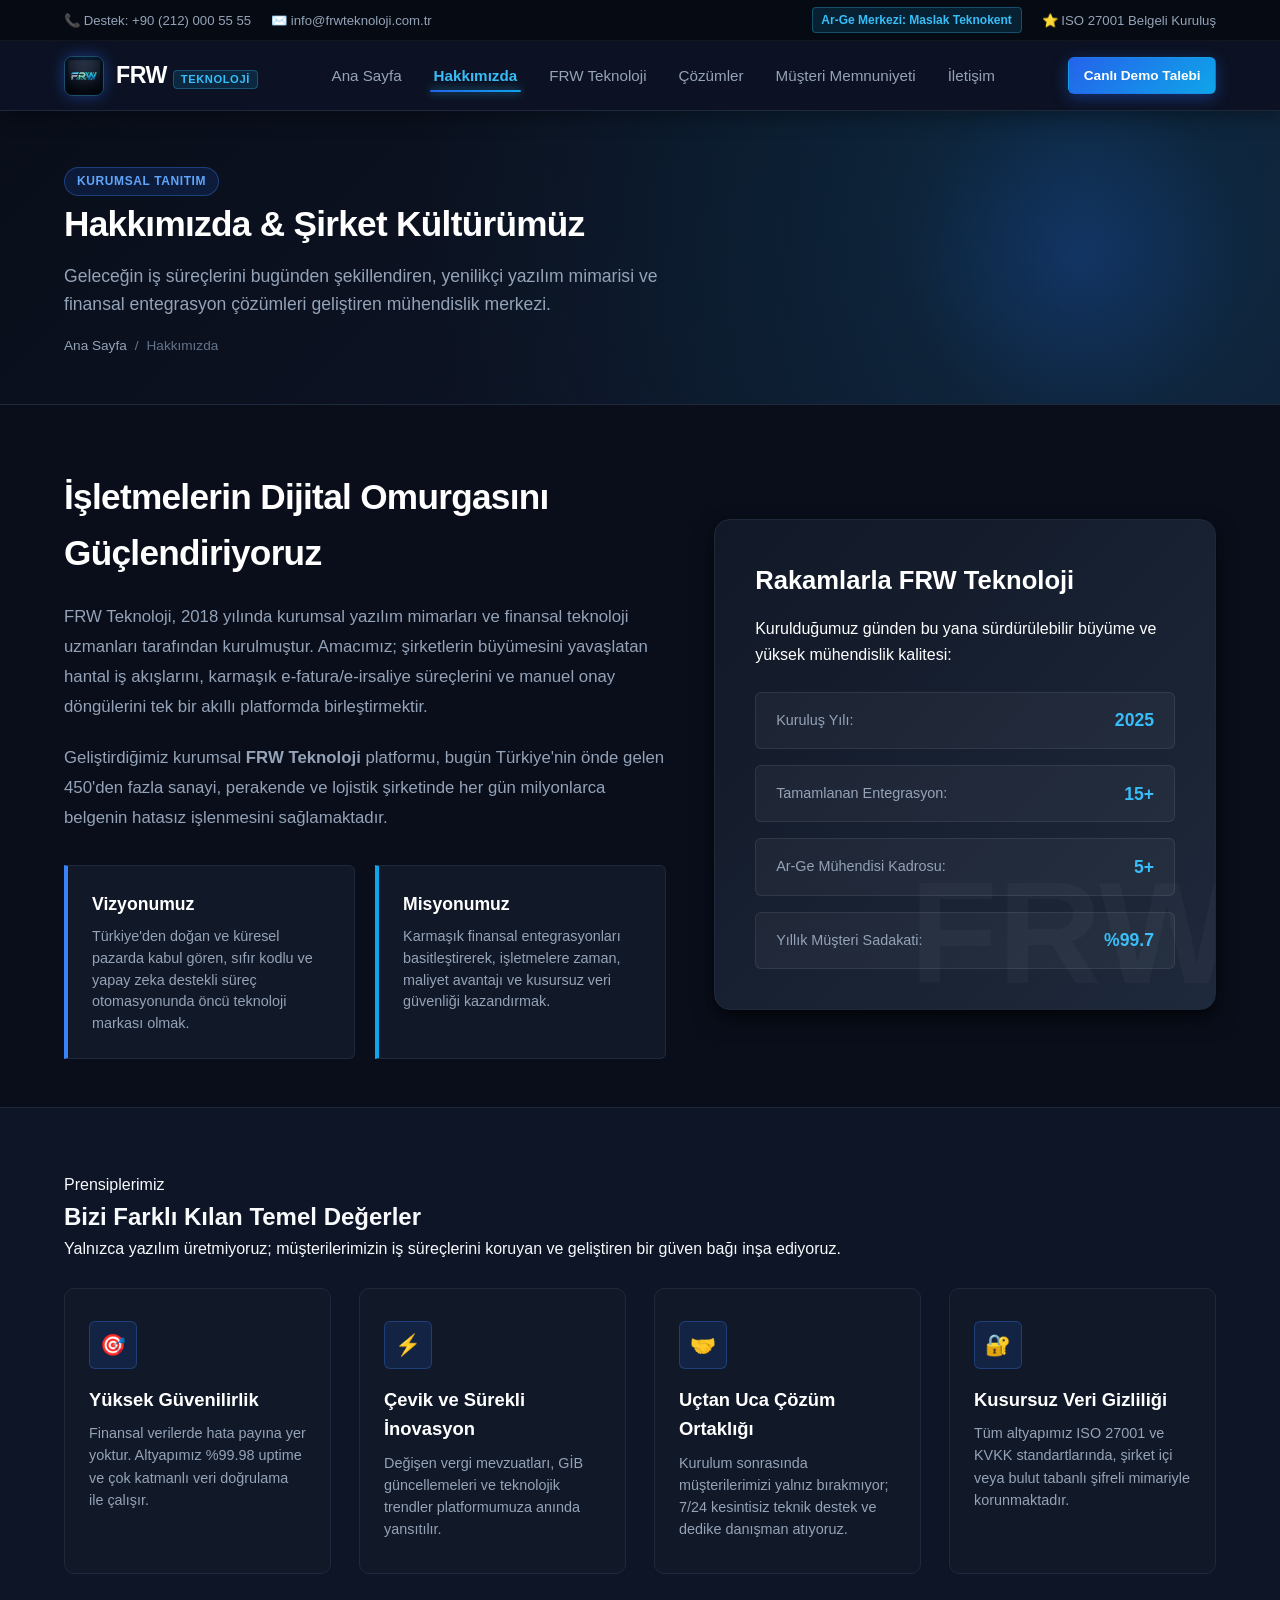
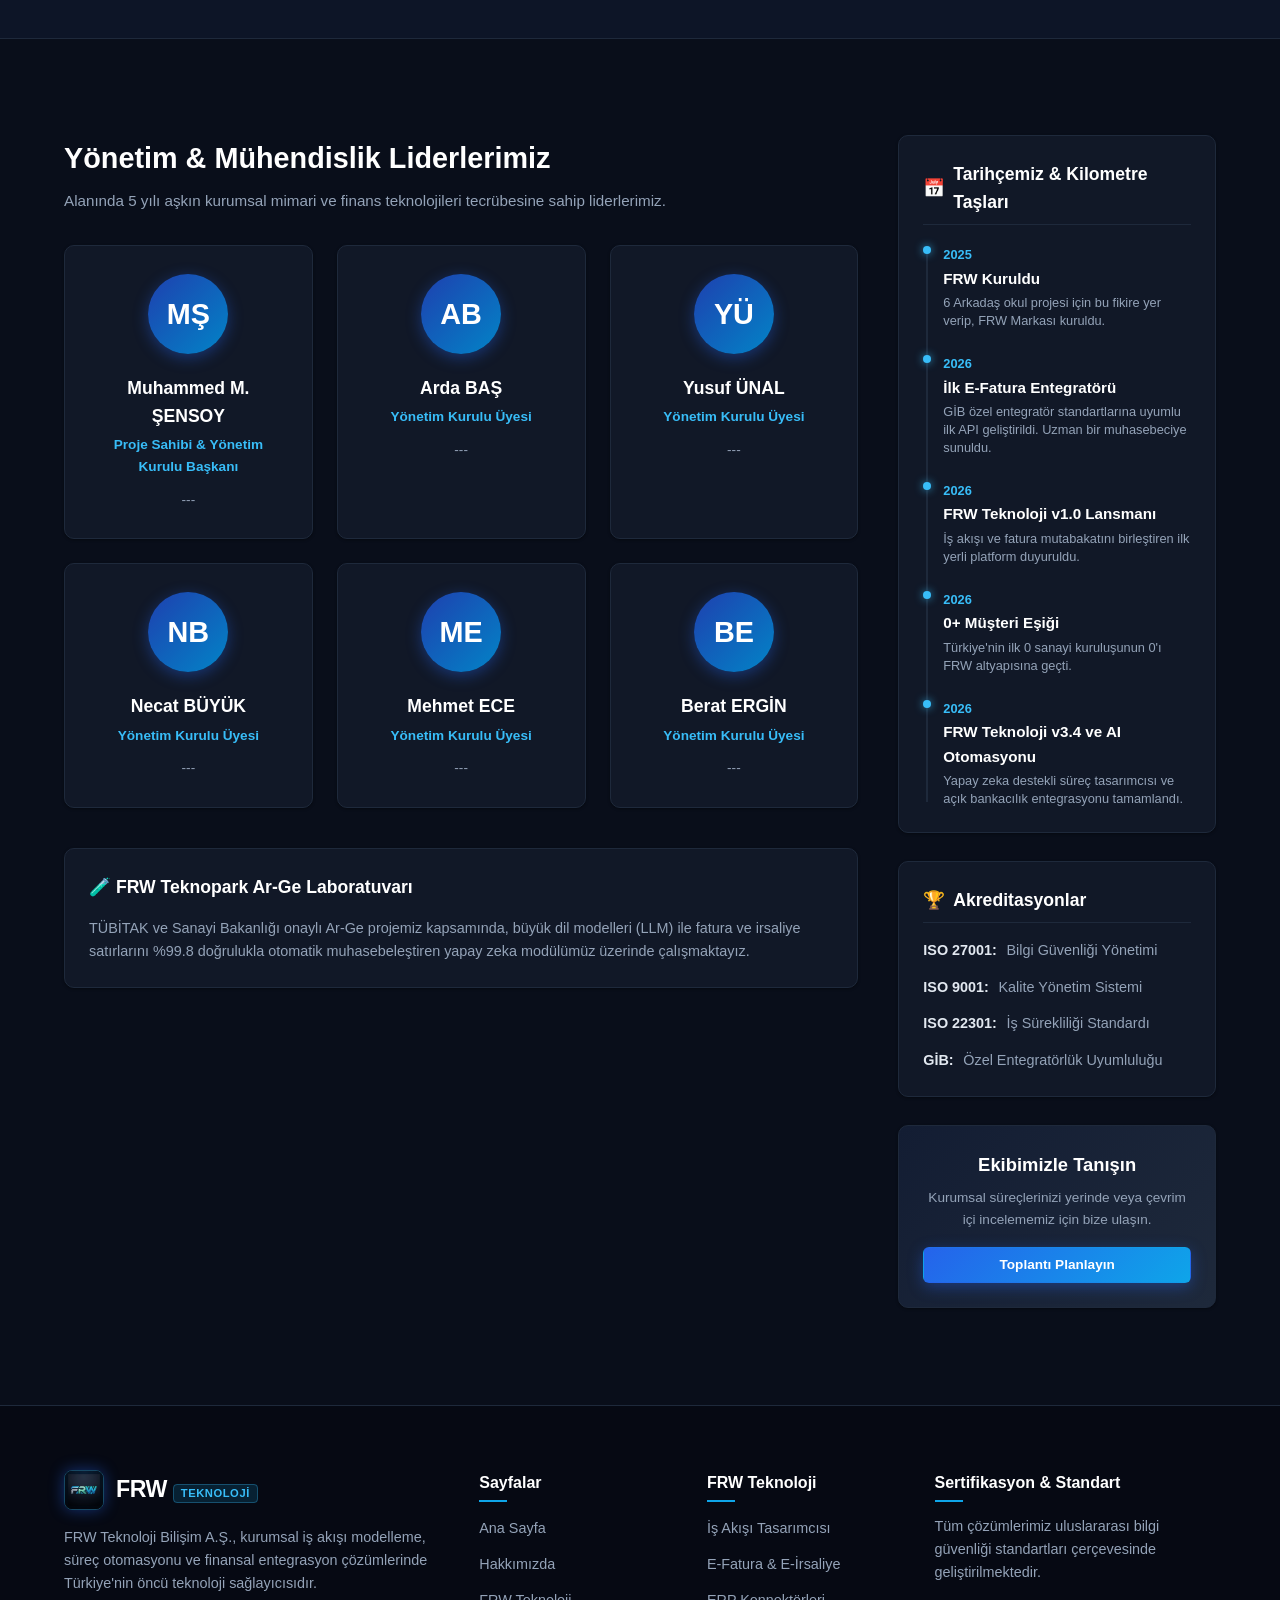
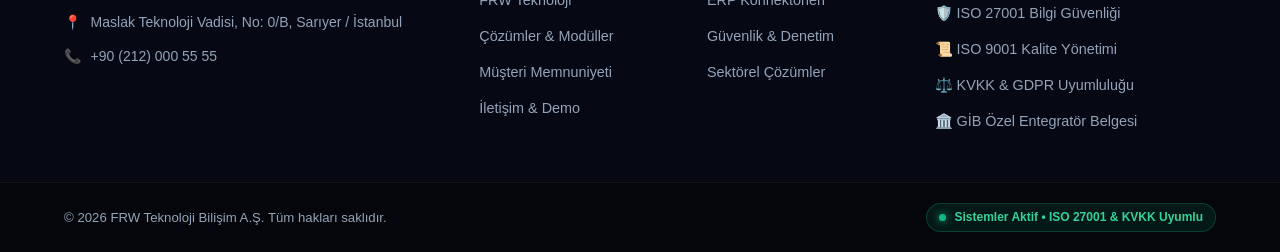
<file: hakkimizda.html>
<!DOCTYPE html>
<html lang="tr">
<head>
  <meta charset="UTF-8">
  <meta name="viewport" content="width=device-width, initial-scale=1.0">
  <title>Hakkımızda | FRW Teknoloji</title>
  <meta name="description" content="FRW Teknoloji vizyonu, kurumsal değerleri, deneyimli mühendislik kadrosu ve iş süreçleri otomasyonundaki başarı yolculuğu.">
  
  <!-- Sekme Logosu (Favicon) -->
  <link rel="icon" type="image/jpeg" href="assets/icons/frw.logo.jpg">
  
  <!-- Ortak ve Sayfaya Özel CSS Dosyaları (Dark Tema) -->
  <link rel="stylesheet" href="css/base.css">
  <link rel="stylesheet" href="css/hakkimizda.css">
</head>
<body>

  <!-- ======================================================================
       HEADER BÖLÜMÜ (<header>)
       ====================================================================== -->
  <header class="site-header" id="site-header">
    <div class="header-topbar">
      <div class="container">
        <div class="topbar-info">
          <span>📞 Destek: +90 (212) 000 55 55</span>
          <span>✉️ info@frwteknoloji.com.tr</span>
        </div>
        <div class="topbar-info">
          <span class="topbar-tag">Ar-Ge Merkezi: Maslak Teknokent</span>
          <span>⭐ ISO 27001 Belgeli Kuruluş</span>
        </div>
      </div>
    </div>

    <div class="header-main">
      <div class="container header-inner">
        <a href="index.html" class="brand-logo" title="FRW Teknoloji Ana Sayfa">
          <img src="assets/icons/frw.logo.jpg" alt="FRW Logo" class="logo-icon">
          <span>FRW<span class="logo-tag">Teknoloji</span></span>
        </a>

        <!-- Semantik Navigasyon (<nav>) -->
        <nav class="main-nav" id="main-nav" aria-label="Ana Gezinti Menüsü">
          <ul class="nav-list">
            <li><a href="index.html" class="nav-link">Ana Sayfa</a></li>
            <li><a href="hakkimizda.html" class="nav-link active">Hakkımızda</a></li>
            <li><a href="teknoloji.html" class="nav-link">FRW Teknoloji</a></li>
            <li><a href="cozumler.html" class="nav-link">Çözümler</a></li>
            <li><a href="musteri-memnuniyeti.html" class="nav-link">Müşteri Memnuniyeti</a></li>
            <li><a href="iletisim.html" class="nav-link">İletişim</a></li>
          </ul>
        </nav>

        <div class="header-actions">
          <a href="iletisim.html" class="btn btn-primary btn-sm">Canlı Demo Talebi</a>
        </div>

        <button class="mobile-toggle" aria-label="Menüyü Aç/Kapat" aria-expanded="false">
          <svg fill="none" stroke="currentColor" stroke-width="2" viewBox="0 0 24 24">
            <path stroke-linecap="round" stroke-linejoin="round" d="M4 6h16M4 12h16M4 18h16"></path>
          </svg>
        </button>
      </div>
    </div>
  </header>

  <!-- ======================================================================
       SAYFA BAŞLIĞI / BANNER
       ====================================================================== -->
  <div class="page-header-banner">
    <div class="container">
      <span class="badge badge-primary">Kurumsal Tanıtım</span>
      <h1>Hakkımızda &amp; Şirket Kültürümüz</h1>
      <p>Geleceğin iş süreçlerini bugünden şekillendiren, yenilikçi yazılım mimarisi ve finansal entegrasyon çözümleri geliştiren mühendislik merkezi.</p>
      <nav class="breadcrumb-nav" aria-label="Sayfa Yolu">
        <a href="index.html">Ana Sayfa</a>
        <span>/</span>
        <span>Hakkımızda</span>
      </nav>
    </div>
  </div>

  <!-- ======================================================================
       ANA İÇERİK ALANI (<main>)
       ====================================================================== -->
  <main id="main-content">

    <!-- 1. ŞİRKET HİKAYESİ VE VİZYON (<section>) -->
    <section class="story-section" id="hikayemiz">
      <div class="container">
        <div class="story-grid">
          <div class="story-text">
            <h2>İşletmelerin Dijital Omurgasını Güçlendiriyoruz</h2>
            <p>
              FRW Teknoloji, 2018 yılında kurumsal yazılım mimarları ve finansal teknoloji uzmanları tarafından kurulmuştur. Amacımız; şirketlerin büyümesini yavaşlatan hantal iş akışlarını, karmaşık e-fatura/e-irsaliye süreçlerini ve manuel onay döngülerini tek bir akıllı platformda birleştirmektir.
            </p>
            <p>
              Geliştirdiğimiz kurumsal <strong>FRW Teknoloji</strong> platformu, bugün Türkiye'nin önde gelen 450'den fazla sanayi, perakende ve lojistik şirketinde her gün milyonlarca belgenin hatasız işlenmesini sağlamaktadır.
            </p>

            <div class="vision-mission-cards">
              <div class="vm-card">
                <h4>Vizyonumuz</h4>
                <p>Türkiye'den doğan ve küresel pazarda kabul gören, sıfır kodlu ve yapay zeka destekli süreç otomasyonunda öncü teknoloji markası olmak.</p>
              </div>
              <div class="vm-card mission">
                <h4>Misyonumuz</h4>
                <p>Karmaşık finansal entegrasyonları basitleştirerek, işletmelere zaman, maliyet avantajı ve kusursuz veri güvenliği kazandırmak.</p>
              </div>
            </div>
          </div>

          <div class="story-image-box">
            <h3>Rakamlarla FRW Teknoloji</h3>
            <p>Kurulduğumuz günden bu yana sürdürülebilir büyüme ve yüksek mühendislik kalitesi:</p>
            
            <div class="stat-pills">
              <div class="stat-pill-item">
                <span>Kuruluş Yılı:</span>
                <span>2025</span>
              </div>
              <div class="stat-pill-item">
                <span>Tamamlanan Entegrasyon:</span>
                <span>15+</span>
              </div>
              <div class="stat-pill-item">
                <span>Ar-Ge Mühendisi Kadrosu:</span>
                <span>5+</span>
              </div>
              <div class="stat-pill-item">
                <span>Yıllık Müşteri Sadakati:</span>
                <span>%99.7</span>
              </div>
            </div>
          </div>
        </div>
      </div>
    </section>

    <!-- 2. TEMEL DEĞERLERİMİZ (<section>) -->
    <section class="values-section" id="degerlerimiz">
      <div class="container">
        <div class="section-head">
          <span class="sub-tag">Prensiplerimiz</span>
          <h2>Bizi Farklı Kılan Temel Değerler</h2>
          <p>Yalnızca yazılım üretmiyoruz; müşterilerimizin iş süreçlerini koruyan ve geliştiren bir güven bağı inşa ediyoruz.</p>
          <br>
        </div>

        <div class="values-grid">
          <article class="value-card">
            <div class="value-icon">🎯</div>
            <h3>Yüksek Güvenilirlik</h3>
            <p>Finansal verilerde hata payına yer yoktur. Altyapımız %99.98 uptime ve çok katmanlı veri doğrulama ile çalışır.</p>
          </article>

          <article class="value-card">
            <div class="value-icon">⚡</div>
            <h3>Çevik ve Sürekli İnovasyon</h3>
            <p>Değişen vergi mevzuatları, GİB güncellemeleri ve teknolojik trendler platformumuza anında yansıtılır.</p>
          </article>

          <article class="value-card">
            <div class="value-icon">🤝</div>
            <h3>Uçtan Uca Çözüm Ortaklığı</h3>
            <p>Kurulum sonrasında müşterilerimizi yalnız bırakmıyor; 7/24 kesintisiz teknik destek ve dedike danışman atıyoruz.</p>
          </article>

          <article class="value-card">
            <div class="value-icon">🔐</div>
            <h3>Kusursuz Veri Gizliliği</h3>
            <p>Tüm altyapımız ISO 27001 ve KVKK standartlarında, şirket içi veya bulut tabanlı şifreli mimariyle korunmaktadır.</p>
          </article>
        </div>
      </div>
    </section>

    <!-- 3. EKİP BÖLÜMÜ VE ASIDE YAN BİLGİ PANELİ -->
    <section class="team-section" id="ekibimiz">
      <div class="container">
        <div class="page-layout-with-aside">
          
          <!-- Sol İçerik: Ekip Kadrosu -->
          <div class="main-content-column">
            <div style="margin-bottom: 2rem;">
              <h2 style="font-size: 1.8rem; font-weight: 800; color: #ffffff; margin-bottom: 0.5rem;">
                Yönetim &amp; Mühendislik Liderlerimiz
              </h2>
              <p style="color: var(--text-muted); font-size: 0.95rem;">
                Alanında 5 yılı aşkın kurumsal mimari ve finans teknolojileri tecrübesine sahip liderlerimiz.
              </p>
            </div>

            <div class="team-grid">
              <article class="team-card">
                <div class="team-avatar">MŞ</div>
                <h4>Muhammed M. ŞENSOY</h4>
                <div class="team-role">Proje Sahibi &amp; Yönetim Kurulu Başkanı</div>
                <p class="team-bio"> --- </p>
              </article>

              <article class="team-card">
                <div class="team-avatar">AB</div>
                <h4>Arda BAŞ</h4>
                <div class="team-role">Yönetim Kurulu Üyesi</div>
                <p class="team-bio">---</p>
              </article>

              <article class="team-card">
                <div class="team-avatar">YÜ</div>
                <h4>Yusuf ÜNAL</h4>
                <div class="team-role">Yönetim Kurulu Üyesi</div>
                <p class="team-bio">---</p>
              </article>

              <article class="team-card">
                <div class="team-avatar">NB</div>
                <h4>Necat BÜYÜK</h4>
                <div class="team-role"> Yönetim Kurulu Üyesi</div>
                <p class="team-bio">---</p>
              </article>

              <article class="team-card">
                <div class="team-avatar">ME</div>
                <h4>Mehmet ECE</h4>
                <div class="team-role">Yönetim Kurulu Üyesi</div>
                <p class="team-bio">---</p>
              </article>

              <article class="team-card">
                <div class="team-avatar">BE</div>
                <h4>Berat ERGİN</h4>
                <div class="team-role">Yönetim Kurulu Üyesi</div>
                <p class="team-bio">---</p>
              </article>
            </div>

            <!-- Ar-Ge ve Laboratuvar Notu -->
            <div class="aside-card" style="margin-top: 1rem;">
              <h3 style="border-bottom: none; margin-bottom: 0.5rem;">🧪 FRW Teknopark Ar-Ge Laboratuvarı</h3>
              <p style="font-size: 0.9rem; color: var(--text-muted); margin: 0;">
                TÜBİTAK ve Sanayi Bakanlığı onaylı Ar-Ge projemiz kapsamında, büyük dil modelleri (LLM) ile fatura ve irsaliye satırlarını %99.8 doğrulukla otomatik muhasebeleştiren yapay zeka modülümüz üzerinde çalışmaktayız.
              </p>
            </div>
          </div>

          <!-- Sağ Taraf: Yan Bilgi Paneli (<aside>) -->
          <aside class="sidebar-aside" id="about-aside" aria-label="Kurumsal Tarihçe ve Sertifikalar">
            <!-- Yan Panel Kartı 1: Zaman Çizelgesi -->
            <div class="aside-card">
              <h3>
                <span class="aside-icon">📅</span>
                Tarihçemiz &amp; Kilometre Taşları
              </h3>
              <div class="timeline">
                <div class="timeline-item">
                  <span class="timeline-year">2025</span>
                  <h5>FRW Kuruldu</h5>
                  <p>6 Arkadaş okul projesi için bu fikire yer verip, FRW Markası kuruldu.</p>
                </div>
                <div class="timeline-item">
                  <span class="timeline-year">2026</span>
                  <h5>İlk E-Fatura Entegratörü</h5>
                  <p>GİB özel entegratör standartlarına uyumlu ilk API geliştirildi. Uzman bir muhasebeciye sunuldu.</p>
                </div>
                <div class="timeline-item">
                  <span class="timeline-year">2026</span>
                  <h5>FRW Teknoloji v1.0 Lansmanı</h5>
                  <p>İş akışı ve fatura mutabakatını birleştiren ilk yerli platform duyuruldu.</p>
                </div>
                <div class="timeline-item">
                  <span class="timeline-year">2026</span>
                  <h5>0+ Müşteri Eşiği</h5>
                  <p>Türkiye'nin ilk 0 sanayi kuruluşunun 0'ı FRW altyapısına geçti.</p>
                </div>
                <div class="timeline-item">
                  <span class="timeline-year">2026</span>
                  <h5>FRW Teknoloji v3.4 ve AI Otomasyonu</h5>
                  <p>Yapay zeka destekli süreç tasarımcısı ve açık bankacılık entegrasyonu tamamlandı.</p>
                </div>
              </div>
            </div>

            <!-- Yan Panel Kartı 2: Kurumsal Sertifikalar -->
            <div class="aside-card">
              <h3>
                <span class="aside-icon">🏆</span>
                Akreditasyonlar
              </h3>
              <ul class="aside-list">
                <li><strong>ISO 27001:</strong> Bilgi Güvenliği Yönetimi</li>
                <li><strong>ISO 9001:</strong> Kalite Yönetim Sistemi</li>
                <li><strong>ISO 22301:</strong> İş Sürekliliği Standardı</li>
                <li><strong>GİB:</strong> Özel Entegratörlük Uyumluluğu</li>
              </ul>
            </div>

            <!-- Yan Panel Kartı 3: Hızlı İletişim -->
            <div class="aside-cta-box">
              <h4>Ekibimizle Tanışın</h4>
              <p>Kurumsal süreçlerinizi yerinde veya çevrim içi incelememiz için bize ulaşın.</p>
              <a href="iletisim.html" class="btn btn-primary btn-sm" style="width: 100%;">Toplantı Planlayın</a>
            </div>
          </aside>

        </div>
      </div>
    </section>

  </main>

  <!-- ======================================================================
       FOOTER BÖLÜMÜ (<footer>)
       ====================================================================== -->
  <footer class="site-footer" id="site-footer">
    <div class="container">
      <div class="footer-grid">
        <div class="footer-col">
          <div class="brand-logo" style="color: #ffffff; margin-bottom: 1rem;">
            <img src="assets/icons/frw.logo.jpg" alt="FRW Logo" class="logo-icon">
            <span>FRW<span class="logo-tag">Teknoloji</span></span>
          </div>
          <p>
            FRW Teknoloji Bilişim A.Ş., kurumsal iş akışı modelleme, süreç otomasyonu ve finansal entegrasyon çözümlerinde Türkiye'nin öncü teknoloji sağlayıcısıdır.
          </p>
          <div class="footer-contact-item">
            <span>📍</span>
            <span>Maslak Teknoloji Vadisi, No: 0/B, Sarıyer / İstanbul</span>
          </div>
          <div class="footer-contact-item">
            <span>📞</span>
            <span>+90 (212) 000 55 55</span>
          </div>
        </div>

        <div class="footer-col">
          <h4>Sayfalar</h4>
          <ul class="footer-links">
            <li><a href="index.html">Ana Sayfa</a></li>
            <li><a href="hakkimizda.html">Hakkımızda</a></li>
            <li><a href="teknoloji.html">FRW Teknoloji</a></li>
            <li><a href="cozumler.html">Çözümler &amp; Modüller</a></li>
            <li><a href="musteri-memnuniyeti.html">Müşteri Memnuniyeti</a></li>
            <li><a href="iletisim.html">İletişim &amp; Demo</a></li>
          </ul>
        </div>

        <div class="footer-col">
          <h4>FRW Teknoloji</h4>
          <ul class="footer-links">
            <li><a href="teknoloji.html#surec-yonetimi">İş Akışı Tasarımcısı</a></li>
            <li><a href="teknoloji.html#finans-entegrasyonu">E-Fatura &amp; E-İrsaliye</a></li>
            <li><a href="teknoloji.html#erp-entegrasyonu">ERP Konnektörleri</a></li>
            <li><a href="teknoloji.html#guvenlik">Güvenlik &amp; Denetim</a></li>
            <li><a href="cozumler.html#sektorel">Sektörel Çözümler</a></li>
          </ul>
        </div>

        <div class="footer-col">
          <h4>Sertifikasyon &amp; Standart</h4>
          <p>Tüm çözümlerimiz uluslararası bilgi güvenliği standartları çerçevesinde geliştirilmektedir.</p>
          <ul class="footer-links">
            <li><a href="#">🛡️ ISO 27001 Bilgi Güvenliği</a></li>
            <li><a href="#">📜 ISO 9001 Kalite Yönetimi</a></li>
            <li><a href="#">⚖️ KVKK &amp; GDPR Uyumluluğu</a></li>
            <li><a href="#">🏛️ GİB Özel Entegratör Belgesi</a></li>
          </ul>
        </div>
      </div>
    </div>

    <div class="footer-bottom">
      <div class="container">
        <div>
          &copy; 2026 FRW Teknoloji Bilişim A.Ş. Tüm hakları saklıdır.
        </div>
        <div class="footer-system-status">
          <span class="status-pulse"></span> Sistemler Aktif • ISO 27001 &amp; KVKK Uyumlu
        </div>
      </div>
    </div>
  </footer>

  <script src="js/main.js"></script>
</body>
</html>
</file>
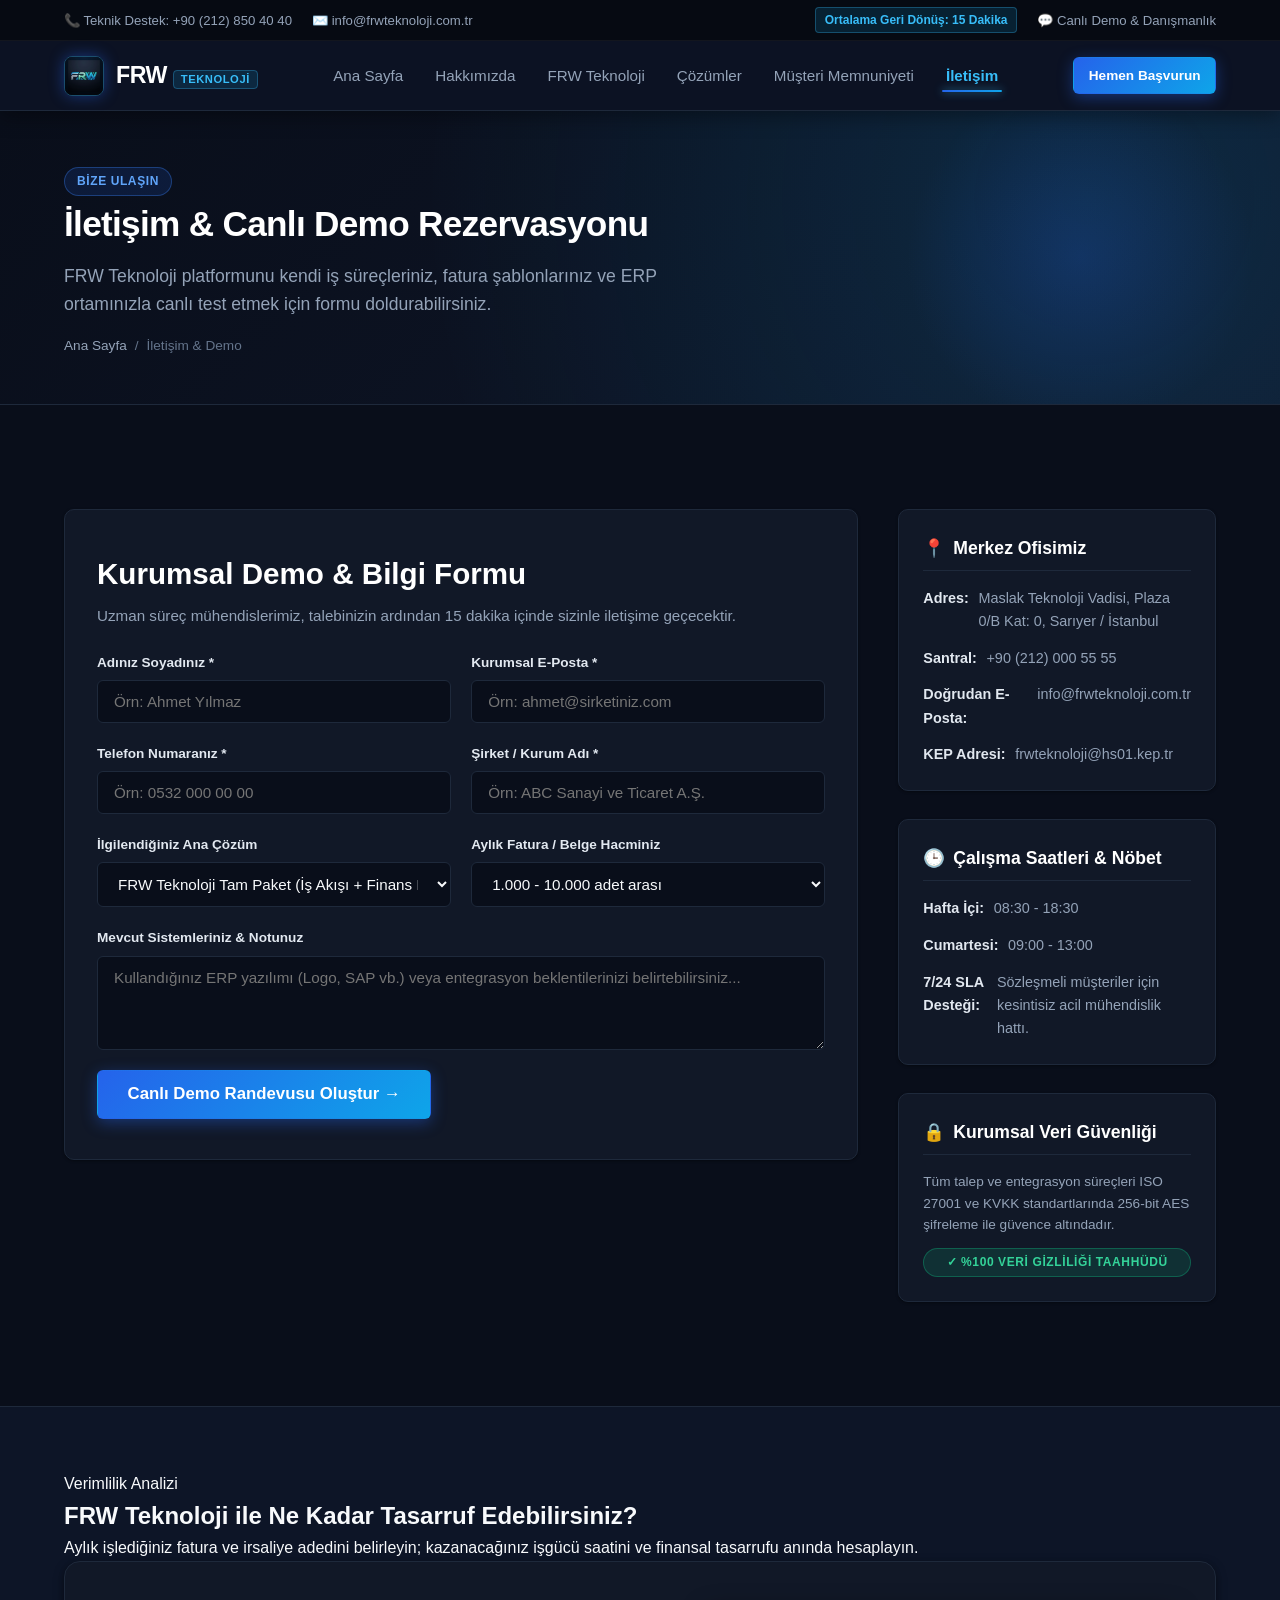
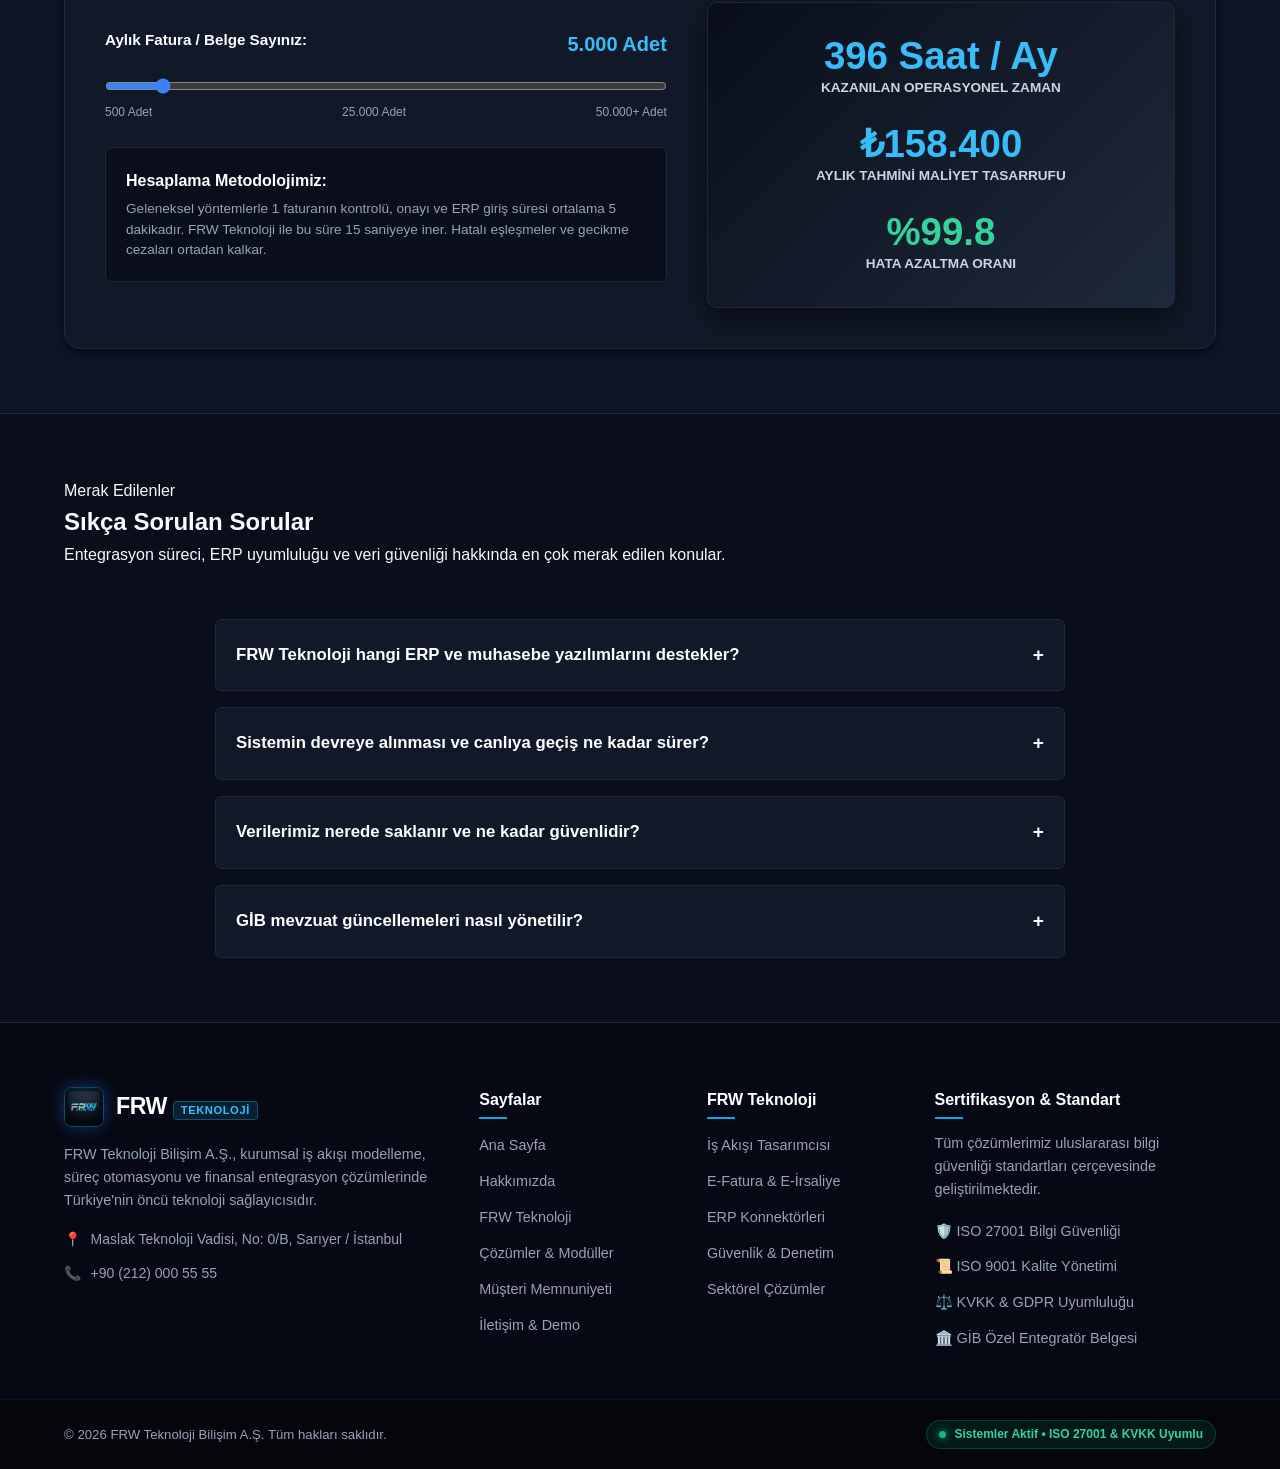
<file: iletisim.html>
<!DOCTYPE html>
<html lang="tr">
<head>
  <meta charset="UTF-8">
  <meta name="viewport" content="width=device-width, initial-scale=1.0">
  <title>İletişim &amp; Canlı Demo Talebi | FRW Teknoloji</title>
  <meta name="description" content="FRW Teknoloji demo talebi, operasyonel tasarruf hesaplayıcı, merkez ofis bilgileri ve 7/24 teknik destek iletişimi.">
  
  <!-- Sekme Logosu (Favicon) -->
  <link rel="icon" type="image/jpeg" href="assets/icons/frw.logo.jpg">
  
  <!-- Ortak ve Sayfaya Özel CSS Dosyaları (Dark Tema) -->
  <link rel="stylesheet" href="css/base.css">
  <link rel="stylesheet" href="css/iletisim.css">
</head>
<body>

  <!-- ======================================================================
       HEADER BÖLÜMÜ (<header>)
       ====================================================================== -->
  <header class="site-header" id="site-header">
    <div class="header-topbar">
      <div class="container">
        <div class="topbar-info">
          <span>📞 Teknik Destek: +90 (212) 850 40 40</span>
          <span>✉️ info@frwteknoloji.com.tr</span>
        </div>
        <div class="topbar-info">
          <span class="topbar-tag">Ortalama Geri Dönüş: 15 Dakika</span>
          <span>💬 Canlı Demo &amp; Danışmanlık</span>
        </div>
      </div>
    </div>

    <div class="header-main">
      <div class="container header-inner">
        <a href="index.html" class="brand-logo" title="FRW Teknoloji Ana Sayfa">
          <img src="assets/icons/frw.logo.jpg" alt="FRW Logo" class="logo-icon">
          <span>FRW<span class="logo-tag">Teknoloji</span></span>
        </a>

        <!-- Semantik Navigasyon (<nav>) -->
        <nav class="main-nav" id="main-nav" aria-label="Ana Gezinti Menüsü">
          <ul class="nav-list">
            <li><a href="index.html" class="nav-link">Ana Sayfa</a></li>
            <li><a href="hakkimizda.html" class="nav-link">Hakkımızda</a></li>
            <li><a href="teknoloji.html" class="nav-link">FRW Teknoloji</a></li>
            <li><a href="cozumler.html" class="nav-link">Çözümler</a></li>
            <li><a href="musteri-memnuniyeti.html" class="nav-link">Müşteri Memnuniyeti</a></li>
            <li><a href="iletisim.html" class="nav-link active">İletişim</a></li>
          </ul>
        </nav>

        <div class="header-actions">
          <a href="#demo-form-anchor" class="btn btn-primary btn-sm">Hemen Başvurun</a>
        </div>

        <button class="mobile-toggle" aria-label="Menüyü Aç/Kapat" aria-expanded="false">
          <svg fill="none" stroke="currentColor" stroke-width="2" viewBox="0 0 24 24">
            <path stroke-linecap="round" stroke-linejoin="round" d="M4 6h16M4 12h16M4 18h16"></path>
          </svg>
        </button>
      </div>
    </div>
  </header>

  <!-- ======================================================================
       SAYFA BAŞLIĞI / BANNER
       ====================================================================== -->
  <div class="page-header-banner">
    <div class="container">
      <span class="badge badge-primary">Bize Ulaşın</span>
      <h1>İletişim &amp; Canlı Demo Rezervasyonu</h1>
      <p>FRW Teknoloji platformunu kendi iş süreçleriniz, fatura şablonlarınız ve ERP ortamınızla canlı test etmek için formu doldurabilirsiniz.</p>
      <nav class="breadcrumb-nav" aria-label="Sayfa Yolu">
        <a href="index.html">Ana Sayfa</a>
        <span>/</span>
        <span>İletişim &amp; Demo</span>
      </nav>
    </div>
  </div>

  <!-- ======================================================================
       ANA İÇERİK ALANI (<main>)
       ====================================================================== -->
  <main id="main-content">

    <!-- 1. İLETİŞİM FORMU VE YAN BİLGİ PANELİ (<section> + <aside>) -->
    <section class="contact-section" id="demo-form-anchor">
      <div class="container">
        <div class="page-layout-with-aside">
          
          <!-- Sol Sütun: Demo & İletişim Formu -->
          <div class="main-content-column">
            <div class="contact-card-box">
              <div style="margin-bottom: 1.5rem;">
                <h2 style="font-size: 1.85rem; font-weight: 800; color: #ffffff; margin-bottom: 0.4rem;">
                  Kurumsal Demo &amp; Bilgi Formu
                </h2>
                <p style="color: var(--text-muted); font-size: 0.95rem;">
                  Uzman süreç mühendislerimiz, talebinizin ardından 15 dakika içinde sizinle iletişime geçecektir.
                </p>
              </div>

              <!-- Başarı Bildirimi -->
              <div id="form-success-alert" class="form-submit-alert success">
                <strong>✓ Teşekkür Ederiz!</strong> Demo talebiniz başarıyla alındı. Talebiniz doğrulanarak CRM sistemine kaydedildi. Danışmanımız en kısa sürede sizinle irtibata geçecektir.
              </div>

              <!-- Form Bileşeni -->
              <form id="demo-contact-form" class="contact-form" novalidate>
                <div class="form-row">
                  <div class="form-group">
                    <label for="contact-name">Adınız Soyadınız *</label>
                    <input type="text" id="contact-name" placeholder="Örn: Ahmet Yılmaz" required>
                    <span class="field-error">Lütfen en az 3 karakterden oluşan adınızı giriniz.</span>
                  </div>
                  <div class="form-group">
                    <label for="contact-email">Kurumsal E-Posta *</label>
                    <input type="email" id="contact-email" placeholder="Örn: ahmet@sirketiniz.com" required>
                    <span class="field-error">Lütfen geçerli bir kurumsal e-posta adresi giriniz.</span>
                  </div>
                </div>

                <div class="form-row">
                  <div class="form-group">
                    <label for="contact-phone">Telefon Numaranız *</label>
                    <input type="tel" id="contact-phone" placeholder="Örn: 0532 000 00 00" required>
                    <span class="field-error">Lütfen en az 10 haneli geçerli bir telefon giriniz.</span>
                  </div>
                  <div class="form-group">
                    <label for="contact-company">Şirket / Kurum Adı *</label>
                    <input type="text" id="contact-company" placeholder="Örn: ABC Sanayi ve Ticaret A.Ş." required>
                    <span class="field-error">Lütfen şirket adınızı belirtiniz.</span>
                  </div>
                </div>

                <div class="form-row">
                  <div class="form-group">
                    <label for="contact-module">İlgilendiğiniz Ana Çözüm</label>
                    <select id="contact-module">
                      <option value="FRW_Hepsi">FRW Teknoloji Tam Paket (İş Akışı + Finans Entegrasyonu)</option>
                      <option value="FRW_Surec">Görsel İş Akışı ve Süreç Tasarımcısı (BPMN)</option>
                      <option value="FRW_Fatura">E-Fatura &amp; E-İrsaliye 3 Yollu Mutabakat</option>
                      <option value="FRW_ERP">ERP (Logo/SAP/Netsis) ve Açık Bankacılık Köprüsü</option>
                    </select>
                  </div>
                  <div class="form-group">
                    <label for="contact-volume">Aylık Fatura / Belge Hacminiz</label>
                    <select id="contact-volume">
                      <option value="1k-alti">1.000 adetten az</option>
                      <option value="1k-10k" selected>1.000 - 10.000 adet arası</option>
                      <option value="10k-50k">10.000 - 50.000 adet arası</option>
                      <option value="50k-plus">50.000 adetten fazla</option>
                    </select>
                  </div>
                </div>

                <div class="form-group">
                  <label for="contact-message">Mevcut Sistemleriniz &amp; Notunuz</label>
                  <textarea id="contact-message" rows="4" placeholder="Kullandığınız ERP yazılımı (Logo, SAP vb.) veya entegrasyon beklentilerinizi belirtebilirsiniz..."></textarea>
                </div>

                <button type="submit" class="btn btn-primary btn-lg" style="align-self: flex-start;">
                  Canlı Demo Randevusu Oluştur &rarr;
                </button>
              </form>
            </div>
          </div>

          <!-- Sağ Taraf: Yan Bilgi Paneli (<aside>) -->
          <aside class="sidebar-aside" id="contact-aside" aria-label="İletişim ve Destek Kanalları">
            
            <!-- Yan Panel Kartı 1: Ofis Bilgileri -->
            <div class="aside-card">
              <h3>
                <span class="aside-icon">📍</span>
                Merkez Ofisimiz
              </h3>
              <ul class="aside-list">
                <li>
                  <strong>Adres:</strong> Maslak Teknoloji Vadisi, Plaza 0/B Kat: 0, Sarıyer / İstanbul
                </li>
                <li>
                  <strong>Santral:</strong> +90 (212) 000 55 55
                </li>
                <li>
                  <strong>Doğrudan E-Posta:</strong> info@frwteknoloji.com.tr
                </li>
                <li>
                  <strong>KEP Adresi:</strong> frwteknoloji@hs01.kep.tr
                </li>
              </ul>
            </div>

            <!-- Yan Panel Kartı 2: Çalışma Saatleri & Acil Destek -->
            <div class="aside-card">
              <h3>
                <span class="aside-icon">🕒</span>
                Çalışma Saatleri &amp; Nöbet
              </h3>
              <ul class="aside-list">
                <li><strong>Hafta İçi:</strong> 08:30 - 18:30</li>
                <li><strong>Cumartesi:</strong> 09:00 - 13:00</li>
                <li><strong>7/24 SLA Desteği:</strong> Sözleşmeli müşteriler için kesintisiz acil mühendislik hattı.</li>
              </ul>
            </div>

            <!-- Yan Panel Kartı 3: Kurumsal Veri Güvenliği -->
            <div class="aside-card">
              <h3>
                <span class="aside-icon">🔒</span>
                Kurumsal Veri Güvenliği
              </h3>
              <p style="font-size: 0.85rem; color: var(--text-muted); margin-bottom: 0.75rem;">
                Tüm talep ve entegrasyon süreçleri ISO 27001 ve KVKK standartlarında 256-bit AES şifreleme ile güvence altındadır.
              </p>
              <div class="badge badge-success" style="width: 100%; justify-content: center;">
                ✓ %100 Veri Gizliliği Taahhüdü
              </div>
            </div>

          </aside>

        </div>
      </div>
    </section>

    <!-- 2. İNTERAKTİF OPERASYONEL TASARRUF HESAPLAYICI (<section>) -->
    <section class="calculator-section" id="tasarruf-hesaplayici">
      <div class="container">
        <div class="section-head">
          <span class="sub-tag">Verimlilik Analizi</span>
          <h2>FRW Teknoloji ile Ne Kadar Tasarruf Edebilirsiniz?</h2>
          <p>Aylık işlediğiniz fatura ve irsaliye adedini belirleyin; kazanacağınız işgücü saatini ve finansal tasarrufu anında hesaplayın.</p>
        </div>

        <div class="calc-container">
          <div class="calc-controls">
            <div class="calc-slider-box">
              <label for="invoice-slider">
                <span>Aylık Fatura / Belge Sayınız:</span>
                <span id="slider-count-val">5.000 Adet</span>
              </label>
              <input type="range" id="invoice-slider" class="calc-slider" min="500" max="50000" step="500" value="5000">
              <div style="display: flex; justify-content: space-between; font-size: 0.75rem; color: var(--text-muted); margin-top: 0.35rem;">
                <span>500 Adet</span>
                <span>25.000 Adet</span>
                <span>50.000+ Adet</span>
              </div>
            </div>

            <div style="background: #090e1a; border: 1px solid var(--border-color); border-radius: var(--radius-sm); padding: 1.25rem;">
              <h4 style="font-size: 1rem; color: #ffffff; margin-bottom: 0.4rem;">Hesaplama Metodolojimiz:</h4>
              <p style="font-size: 0.85rem; color: var(--text-muted); margin: 0; line-height: 1.5;">
                Geleneksel yöntemlerle 1 faturanın kontrolü, onayı ve ERP giriş süresi ortalama 5 dakikadır. FRW Teknoloji ile bu süre 15 saniyeye iner. Hatalı eşleşmeler ve gecikme cezaları ortadan kalkar.
              </p>
            </div>
          </div>

          <div class="calc-results-card">
            <div class="calc-result-metric">
              <div class="res-num" id="calc-time-saved">396 Saat / Ay</div>
              <div class="res-label">Kazanılan Operasyonel Zaman</div>
            </div>

            <div class="calc-result-metric">
              <div class="res-num" id="calc-cost-saved">₺158.400</div>
              <div class="res-label">Aylık Tahmini Maliyet Tasarrufu</div>
            </div>

            <div class="calc-result-metric">
              <div class="res-num" style="color: #34d399;">%99.8</div>
              <div class="res-label">Hata Azaltma Oranı</div>
            </div>
          </div>
        </div>
      </div>
    </section>

    <!-- 3. SIKÇA SORULAN SORULAR BÖLÜMÜ (<section>) -->
    <section class="faq-section" id="sss">
      <div class="container">
        <div class="section-head">
          <span class="sub-tag">Merak Edilenler</span>
          <h2>Sıkça Sorulan Sorular</h2>
          <p>Entegrasyon süreci, ERP uyumluluğu ve veri güvenliği hakkında en çok merak edilen konular.</p>
          <br>
          <br>
        </div>

        <div class="faq-list">
          <article class="faq-item">
            <div class="faq-question">
              <span>FRW Teknoloji hangi ERP ve muhasebe yazılımlarını destekler?</span>
              <span class="faq-icon" style="font-size: 1.2rem; font-weight: bold;">+</span>
            </div>
            <div class="faq-answer" style="display: none;">
              FRW Teknoloji; SAP (S/4HANA &amp; ECC), Logo (Tiger, Go), Netsis, Mikro ve Microsoft Dynamics gibi Türkiye'de ve dünyada yaygın kullanılan tüm kurumsal sistemlerle çift yönlü hazır konnektörlere sahiptir. Ayrıca açık RESTful API ile şirket içi özel yazılımlarınıza da kolaylıkla bağlanır.
            </div>
          </article>

          <article class="faq-item">
            <div class="faq-question">
              <span>Sistemin devreye alınması ve canlıya geçiş ne kadar sürer?</span>
              <span class="faq-icon" style="font-size: 1.2rem; font-weight: bold;">+</span>
            </div>
            <div class="faq-answer" style="display: none;">
              Hazır ERP konnektörlerimiz ve bulut altyapımız sayesinde standart entegrasyonlar 48 saat gibi rekor bir sürede tamamlanır. Şirket içi onay hiyerarşisi ve özel iş kurallarının modellenmesi dahil ortalama anahtar teslim canlıya geçiş süremiz 7 ila 14 gündür.
            </div>
          </article>

          <article class="faq-item">
            <div class="faq-question">
              <span>Verilerimiz nerede saklanır ve ne kadar güvenlidir?</span>
              <span class="faq-icon" style="font-size: 1.2rem; font-weight: bold;">+</span>
            </div>
            <div class="faq-answer" style="display: none;">
              Bulut modelimizde tüm veriler Türkiye sınırları içerisindeki ISO 27001 ve Tier-4 sertifikalı veri merkezlerinde saklanır. İsteğinize bağlı olarak On-Premise modelimizle platformu tamamen kendi yerel sunucularınıza kurabilir ve verilerinizi şirket içinde tutabilirsiniz.
            </div>
          </article>

          <article class="faq-item">
            <div class="faq-question">
              <span>GİB mevzuat güncellemeleri nasıl yönetilir?</span>
              <span class="faq-icon" style="font-size: 1.2rem; font-weight: bold;">+</span>
            </div>
            <div class="faq-answer" style="display: none;">
              Gelir İdaresi Başkanlığı'nın yayımladığı tüm yeni UBL-TR şemaları, tevkifat oranları ve zorunlu alanlar FRW mühendislik ekibimiz tarafından anında sisteme dahil edilir. Sistem güncellemeleri için ek bir ücret veya manuel yama gerekmez.
            </div>
          </article>
        </div>
      </div>
    </section>

  </main>

  <!-- ======================================================================
       FOOTER BÖLÜMÜ (<footer>)
       ====================================================================== -->
  <footer class="site-footer" id="site-footer">
    <div class="container">
      <div class="footer-grid">
        <div class="footer-col">
          <div class="brand-logo" style="color: #ffffff; margin-bottom: 1rem;">
            <img src="assets/icons/frw.logo.jpg" alt="FRW Logo" class="logo-icon">
            <span>FRW<span class="logo-tag">Teknoloji</span></span>
          </div>
          <p>
            FRW Teknoloji Bilişim A.Ş., kurumsal iş akışı modelleme, süreç otomasyonu ve finansal entegrasyon çözümlerinde Türkiye'nin öncü teknoloji sağlayıcısıdır.
          </p>
          <div class="footer-contact-item">
            <span>📍</span>
            <span>Maslak Teknoloji Vadisi, No: 0/B, Sarıyer / İstanbul</span>
          </div>
          <div class="footer-contact-item">
            <span>📞</span>
            <span>+90 (212) 000 55 55</span>
          </div>
        </div>

        <div class="footer-col">
          <h4>Sayfalar</h4>
          <ul class="footer-links">
            <li><a href="index.html">Ana Sayfa</a></li>
            <li><a href="hakkimizda.html">Hakkımızda</a></li>
            <li><a href="teknoloji.html">FRW Teknoloji</a></li>
            <li><a href="cozumler.html">Çözümler &amp; Modüller</a></li>
            <li><a href="musteri-memnuniyeti.html">Müşteri Memnuniyeti</a></li>
            <li><a href="iletisim.html">İletişim &amp; Demo</a></li>
          </ul>
        </div>

        <div class="footer-col">
          <h4>FRW Teknoloji</h4>
          <ul class="footer-links">
            <li><a href="teknoloji.html#surec-yonetimi">İş Akışı Tasarımcısı</a></li>
            <li><a href="teknoloji.html#finans-entegrasyonu">E-Fatura &amp; E-İrsaliye</a></li>
            <li><a href="teknoloji.html#erp-entegrasyonu">ERP Konnektörleri</a></li>
            <li><a href="teknoloji.html#guvenlik">Güvenlik &amp; Denetim</a></li>
            <li><a href="cozumler.html#sektorel">Sektörel Çözümler</a></li>
          </ul>
        </div>

        <div class="footer-col">
          <h4>Sertifikasyon &amp; Standart</h4>
          <p>Tüm çözümlerimiz uluslararası bilgi güvenliği standartları çerçevesinde geliştirilmektedir.</p>
          <ul class="footer-links">
            <li><a href="#">🛡️ ISO 27001 Bilgi Güvenliği</a></li>
            <li><a href="#">📜 ISO 9001 Kalite Yönetimi</a></li>
            <li><a href="#">⚖️ KVKK &amp; GDPR Uyumluluğu</a></li>
            <li><a href="#">🏛️ GİB Özel Entegratör Belgesi</a></li>
          </ul>
        </div>
      </div>
    </div>

    <div class="footer-bottom">
      <div class="container">
        <div>
          &copy; 2026 FRW Teknoloji Bilişim A.Ş. Tüm hakları saklıdır.
        </div>
        <div class="footer-system-status">
          <span class="status-pulse"></span> Sistemler Aktif • ISO 27001 &amp; KVKK Uyumlu
        </div>
      </div>
    </div>
  </footer>

  <!-- JavaScript Dosyaları: main.js ve iletisim.js -->
  <script src="js/main.js"></script>
  <script src="js/iletisim.js"></script>
</body>
</html>
</file>
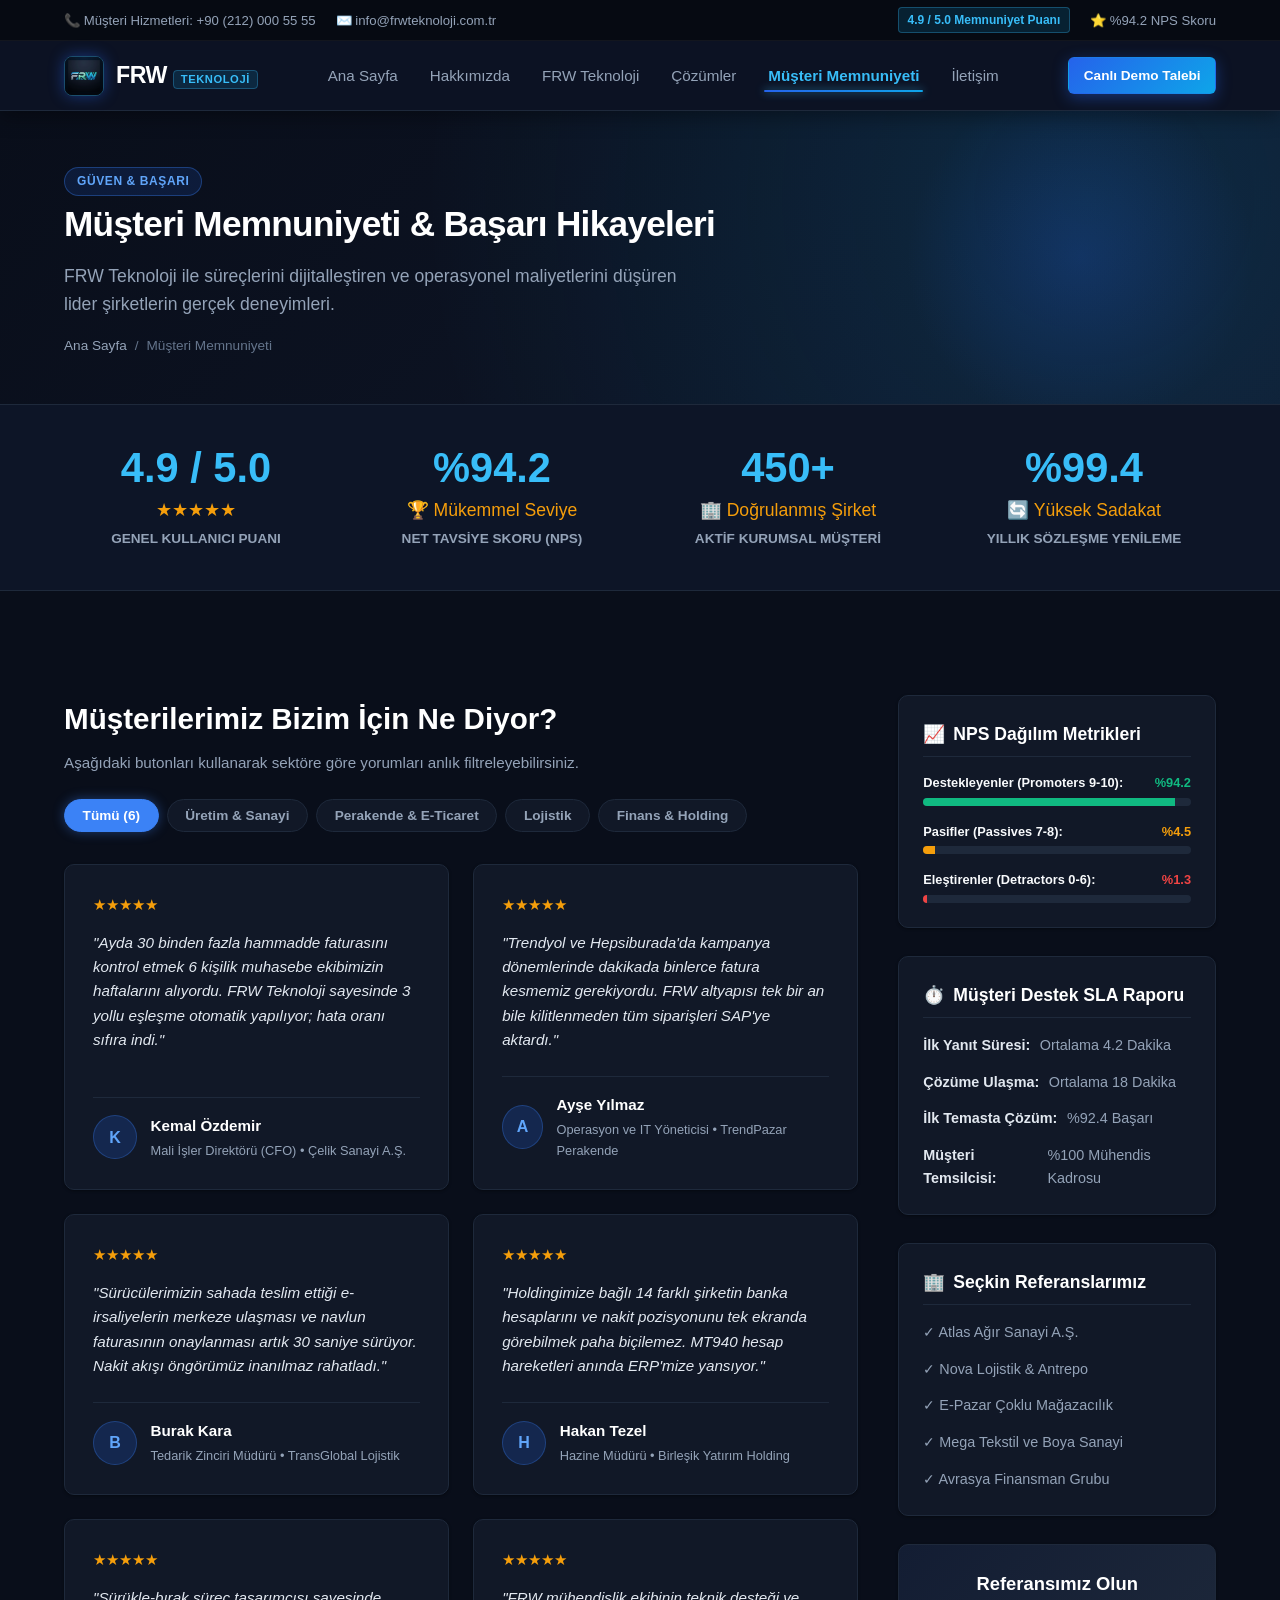
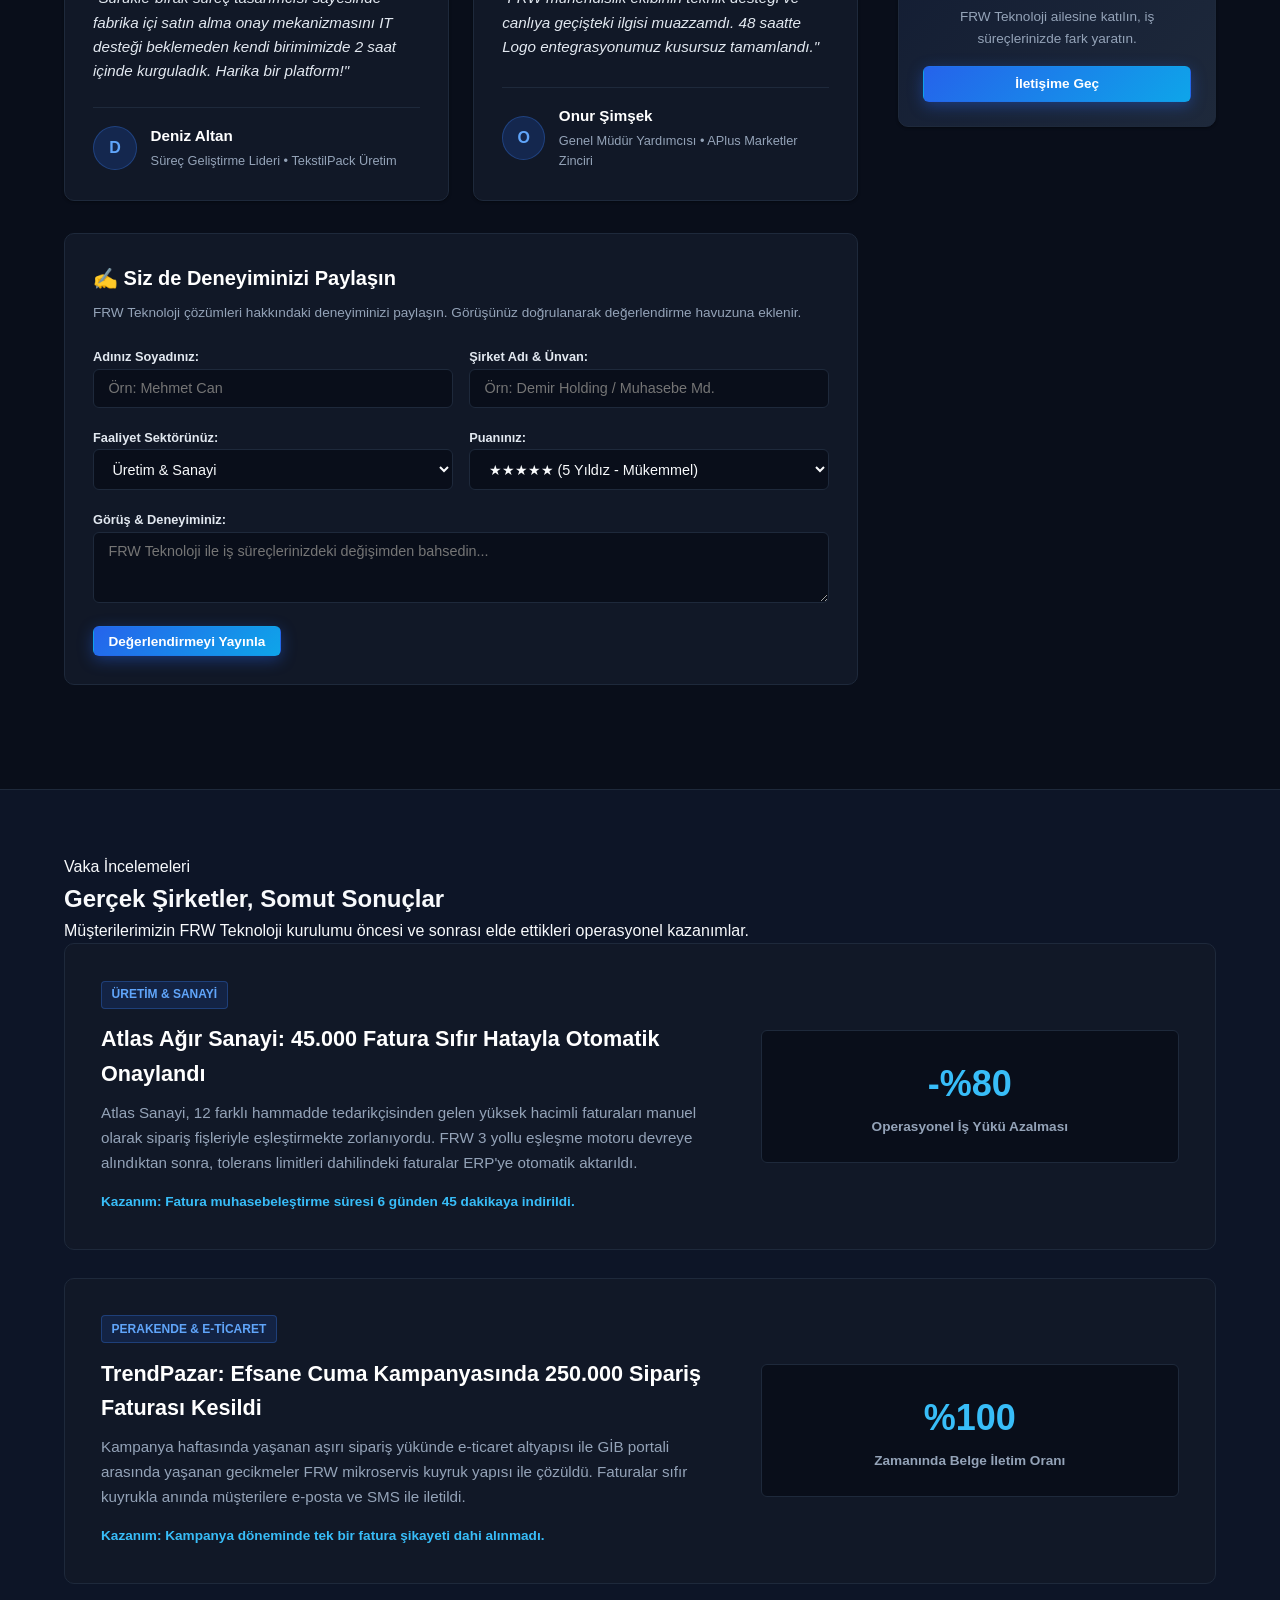
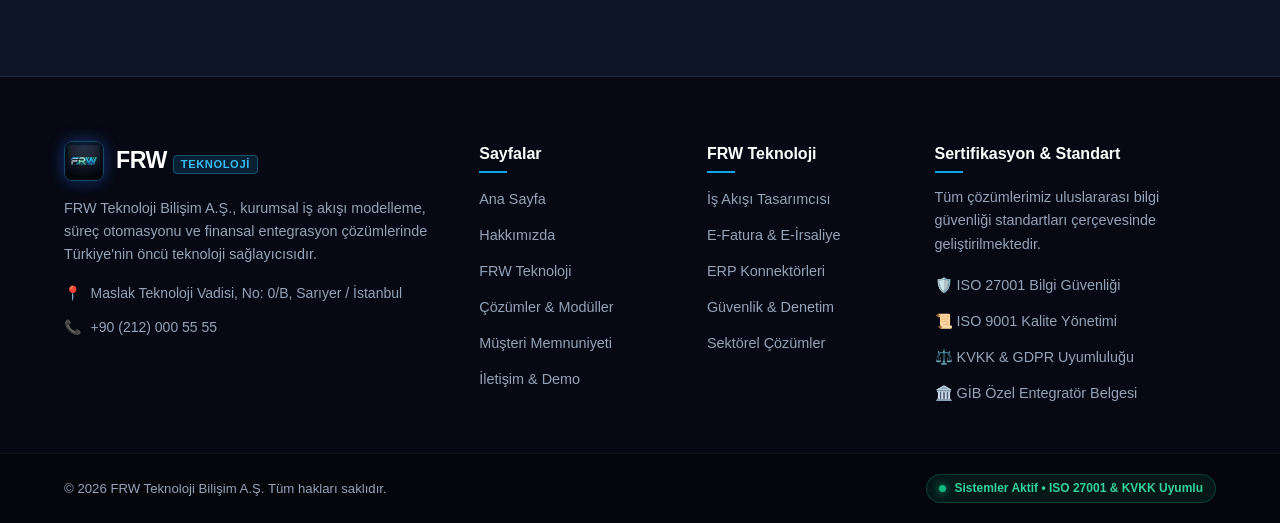
<file: musteri-memnuniyeti.html>
<!DOCTYPE html>
<html lang="tr">
<head>
  <meta charset="UTF-8">
  <meta name="viewport" content="width=device-width, initial-scale=1.0">
  <title>Müşteri Memnuniyeti &amp; Referanslar | FRW Teknoloji</title>
  <meta name="description" content="FRW Teknoloji kullanan 450'den fazla kurumsal şirketin başarı hikayeleri, müşteri değerlendirmeleri ve bağımsız memnuniyet metrikleri.">
  
  <!-- Sekme Logosu (Favicon) -->
  <link rel="icon" type="image/jpeg" href="assets/icons/frw.logo.jpg">
  
  <!-- Ortak ve Sayfaya Özel CSS Dosyaları (Dark Tema) -->
  <link rel="stylesheet" href="css/base.css">
  <link rel="stylesheet" href="css/musteri-memnuniyeti.css">
</head>
<body>

  <!-- ======================================================================
       HEADER BÖLÜMÜ (<header>)
       ====================================================================== -->
  <header class="site-header" id="site-header">
    <div class="header-topbar">
      <div class="container">
        <div class="topbar-info">
          <span>📞 Müşteri Hizmetleri: +90 (212) 000 55 55</span>
          <span>✉️ info@frwteknoloji.com.tr</span>
        </div>
        <div class="topbar-info">
          <span class="topbar-tag">4.9 / 5.0 Memnuniyet Puanı</span>
          <span>⭐ %94.2 NPS Skoru</span>
        </div>
      </div>
    </div>

    <div class="header-main">
      <div class="container header-inner">
        <a href="index.html" class="brand-logo" title="FRW Teknoloji Ana Sayfa">
          <img src="assets/icons/frw.logo.jpg" alt="FRW Logo" class="logo-icon">
          <span>FRW<span class="logo-tag">Teknoloji</span></span>
        </a>

        <!-- Semantik Navigasyon (<nav>) -->
        <nav class="main-nav" id="main-nav" aria-label="Ana Gezinti Menüsü">
          <ul class="nav-list">
            <li><a href="index.html" class="nav-link">Ana Sayfa</a></li>
            <li><a href="hakkimizda.html" class="nav-link">Hakkımızda</a></li>
            <li><a href="teknoloji.html" class="nav-link">FRW Teknoloji</a></li>
            <li><a href="cozumler.html" class="nav-link">Çözümler</a></li>
            <li><a href="musteri-memnuniyeti.html" class="nav-link active">Müşteri Memnuniyeti</a></li>
            <li><a href="iletisim.html" class="nav-link">İletişim</a></li>
          </ul>
        </nav>

        <div class="header-actions">
          <a href="iletisim.html" class="btn btn-primary btn-sm">Canlı Demo Talebi</a>
        </div>

        <button class="mobile-toggle" aria-label="Menüyü Aç/Kapat" aria-expanded="false">
          <svg fill="none" stroke="currentColor" stroke-width="2" viewBox="0 0 24 24">
            <path stroke-linecap="round" stroke-linejoin="round" d="M4 6h16M4 12h16M4 18h16"></path>
          </svg>
        </button>
      </div>
    </div>
  </header>

  <!-- ======================================================================
       SAYFA BAŞLIĞI / BANNER
       ====================================================================== -->
  <div class="page-header-banner">
    <div class="container">
      <span class="badge badge-primary">Güven &amp; Başarı</span>
      <h1>Müşteri Memnuniyeti &amp; Başarı Hikayeleri</h1>
      <p>FRW Teknoloji ile süreçlerini dijitalleştiren ve operasyonel maliyetlerini düşüren lider şirketlerin gerçek deneyimleri.</p>
      <nav class="breadcrumb-nav" aria-label="Sayfa Yolu">
        <a href="index.html">Ana Sayfa</a>
        <span>/</span>
        <span>Müşteri Memnuniyeti</span>
      </nav>
    </div>
  </div>

  <!-- ======================================================================
       ANA İÇERİK ALANI (<main>)
       ====================================================================== -->
  <main id="main-content">

    <!-- 1. MEMNUNİYET İSTATİSTİKLERİ BANDI (<section>) -->
    <section class="satisfaction-stats-band" id="puanlar">
      <div class="container">
        <div class="stats-band-grid">
          <div class="stat-band-box">
            <div class="score">4.9 / 5.0</div>
            <div class="stars">★★★★★</div>
            <div class="label">Genel Kullanıcı Puanı</div>
          </div>
          <div class="stat-band-box">
            <div class="score">%94.2</div>
            <div class="stars">🏆 Mükemmel Seviye</div>
            <div class="label">Net Tavsiye Skoru (NPS)</div>
          </div>
          <div class="stat-band-box">
            <div class="score">450+</div>
            <div class="stars">🏢 Doğrulanmış Şirket</div>
            <div class="label">Aktif Kurumsal Müşteri</div>
          </div>
          <div class="stat-band-box">
            <div class="score">%99.4</div>
            <div class="stars">🔄 Yüksek Sadakat</div>
            <div class="label">Yıllık Sözleşme Yenileme</div>
          </div>
        </div>
      </div>
    </section>

    <!-- 2. YORUMLAR VE YAN BİLGİ PANELİ (<section> + <aside>) -->
    <section class="reviews-section" style="padding: 3.5rem 0;" id="yorumlar">
      <div class="container">
        <div class="page-layout-with-aside">
          
          <!-- Sol Sütun: Filtrelenebilir Yorumlar -->
          <div class="main-content-column">
            <div style="margin-bottom: 1.5rem;">
              <h2 style="font-size: 1.85rem; font-weight: 800; color: #ffffff; margin-bottom: 0.5rem;">
                Müşterilerimiz Bizim İçin Ne Diyor?
              </h2>
              <p style="color: var(--text-muted); font-size: 0.95rem;">
                Aşağıdaki butonları kullanarak sektöre göre yorumları anlık filtreleyebilirsiniz.
              </p>
            </div>

            <!-- Filtreleme Butonları -->
            <div class="testimonial-filter-nav">
              <button type="button" class="filter-btn active" data-sector="all">Tümü (6)</button>
              <button type="button" class="filter-btn" data-sector="uretim">Üretim &amp; Sanayi</button>
              <button type="button" class="filter-btn" data-sector="perakende">Perakende &amp; E-Ticaret</button>
              <button type="button" class="filter-btn" data-sector="lojistik">Lojistik</button>
              <button type="button" class="filter-btn" data-sector="finans">Finans &amp; Holding</button>
            </div>

            <!-- Yorum Kartları Listesi -->
            <div class="testimonials-grid" id="testimonials-grid-container">
              
              <!-- Yorum 1 (Üretim) -->
              <article class="review-card" data-sector="uretim">
                <div>
                  <div class="review-stars">★★★★★</div>
                  <p class="review-text">
                    "Ayda 30 binden fazla hammadde faturasını kontrol etmek 6 kişilik muhasebe ekibimizin haftalarını alıyordu. FRW Teknoloji sayesinde 3 yollu eşleşme otomatik yapılıyor; hata oranı sıfıra indi."
                  </p>
                </div>
                <div class="review-author">
                  <div class="author-avatar">K</div>
                  <div class="author-info">
                    <h5>Kemal Özdemir</h5>
                    <p>Mali İşler Direktörü (CFO) • Çelik Sanayi A.Ş.</p>
                  </div>
                </div>
              </article>

              <!-- Yorum 2 (E-Ticaret) -->
              <article class="review-card" data-sector="perakende">
                <div>
                  <div class="review-stars">★★★★★</div>
                  <p class="review-text">
                    "Trendyol ve Hepsiburada'da kampanya dönemlerinde dakikada binlerce fatura kesmemiz gerekiyordu. FRW altyapısı tek bir an bile kilitlenmeden tüm siparişleri SAP'ye aktardı."
                  </p>
                </div>
                <div class="review-author">
                  <div class="author-avatar">A</div>
                  <div class="author-info">
                    <h5>Ayşe Yılmaz</h5>
                    <p>Operasyon ve IT Yöneticisi • TrendPazar Perakende</p>
                  </div>
                </div>
              </article>

              <!-- Yorum 3 (Lojistik) -->
              <article class="review-card" data-sector="lojistik">
                <div>
                  <div class="review-stars">★★★★★</div>
                  <p class="review-text">
                    "Sürücülerimizin sahada teslim ettiği e-irsaliyelerin merkeze ulaşması ve navlun faturasının onaylanması artık 30 saniye sürüyor. Nakit akışı öngörümüz inanılmaz rahatladı."
                  </p>
                </div>
                <div class="review-author">
                  <div class="author-avatar">B</div>
                  <div class="author-info">
                    <h5>Burak Kara</h5>
                    <p>Tedarik Zinciri Müdürü • TransGlobal Lojistik</p>
                  </div>
                </div>
              </article>

              <!-- Yorum 4 (Finans) -->
              <article class="review-card" data-sector="finans">
                <div>
                  <div class="review-stars">★★★★★</div>
                  <p class="review-text">
                    "Holdingimize bağlı 14 farklı şirketin banka hesaplarını ve nakit pozisyonunu tek ekranda görebilmek paha biçilemez. MT940 hesap hareketleri anında ERP'mize yansıyor."
                  </p>
                </div>
                <div class="review-author">
                  <div class="author-avatar">H</div>
                  <div class="author-info">
                    <h5>Hakan Tezel</h5>
                    <p>Hazine Müdürü • Birleşik Yatırım Holding</p>
                  </div>
                </div>
              </article>

              <!-- Yorum 5 (Üretim) -->
              <article class="review-card" data-sector="uretim">
                <div>
                  <div class="review-stars">★★★★★</div>
                  <p class="review-text">
                    "Sürükle-bırak süreç tasarımcısı sayesinde fabrika içi satın alma onay mekanizmasını IT desteği beklemeden kendi birimimizde 2 saat içinde kurguladık. Harika bir platform!"
                  </p>
                </div>
                <div class="review-author">
                  <div class="author-avatar">D</div>
                  <div class="author-info">
                    <h5>Deniz Altan</h5>
                    <p>Süreç Geliştirme Lideri • TekstilPack Üretim</p>
                  </div>
                </div>
              </article>

              <!-- Yorum 6 (Perakende) -->
              <article class="review-card" data-sector="perakende">
                <div>
                  <div class="review-stars">★★★★★</div>
                  <p class="review-text">
                    "FRW mühendislik ekibinin teknik desteği ve canlıya geçişteki ilgisi muazzamdı. 48 saatte Logo entegrasyonumuz kusursuz tamamlandı."
                  </p>
                </div>
                <div class="review-author">
                  <div class="author-avatar">O</div>
                  <div class="author-info">
                    <h5>Onur Şimşek</h5>
                    <p>Genel Müdür Yardımcısı • APlus Marketler Zinciri</p>
                  </div>
                </div>
              </article>

            </div>

            <!-- İnteraktif Değerlendirme Ekleme Kutusu -->
            <div class="feedback-box">
              <h3 style="font-size: 1.25rem; font-weight: 700; color: #ffffff; margin-bottom: 0.5rem;">
                ✍️ Siz de Deneyiminizi Paylaşın
              </h3>
              <p style="font-size: 0.85rem; color: var(--text-muted); margin-bottom: 1.25rem;">
                FRW Teknoloji çözümleri hakkındaki deneyiminizi paylaşın. Görüşünüz doğrulanarak değerlendirme havuzuna eklenir.
              </p>

              <div id="feedback-success-msg" style="display: none; background: rgba(16, 185, 129, 0.15); border: 1px solid rgba(16, 185, 129, 0.35); color: #34d399; padding: 0.75rem; border-radius: 6px; margin-bottom: 1rem; font-size: 0.85rem;">
                ✓ Değerlendirmeniz başarıyla sisteme kaydedildi ve yayınlandı!
              </div>

              <form id="feedback-sim-form" class="feedback-form">
                <div style="display: grid; grid-template-columns: 1fr 1fr; gap: 1rem;">
                  <div>
                    <label style="font-size: 0.8rem; font-weight: 600; color: #e2e8f0;">Adınız Soyadınız:</label>
                    <input type="text" id="fb-name" placeholder="Örn: Mehmet Can" required>
                  </div>
                  <div>
                    <label style="font-size: 0.8rem; font-weight: 600; color: #e2e8f0;">Şirket Adı &amp; Ünvan:</label>
                    <input type="text" id="fb-company" placeholder="Örn: Demir Holding / Muhasebe Md." required>
                  </div>
                </div>

                <div style="display: grid; grid-template-columns: 1fr 1fr; gap: 1rem;">
                  <div>
                    <label style="font-size: 0.8rem; font-weight: 600; color: #e2e8f0;">Faaliyet Sektörünüz:</label>
                    <select id="fb-sector">
                      <option value="uretim">Üretim &amp; Sanayi</option>
                      <option value="perakende">Perakende &amp; E-Ticaret</option>
                      <option value="lojistik">Lojistik</option>
                      <option value="finans">Finans &amp; Holding</option>
                    </select>
                  </div>
                  <div>
                    <label style="font-size: 0.8rem; font-weight: 600; color: #e2e8f0;">Puanınız:</label>
                    <select id="fb-rating">
                      <option value="5">★★★★★ (5 Yıldız - Mükemmel)</option>
                      <option value="4">★★★★☆ (4 Yıldız - Çok İyi)</option>
                      <option value="3">★★★☆☆ (3 Yıldız - Orta)</option>
                    </select>
                  </div>
                </div>

                <div>
                  <label style="font-size: 0.8rem; font-weight: 600; color: #e2e8f0;">Görüş &amp; Deneyiminiz:</label>
                  <textarea id="fb-comment" rows="3" placeholder="FRW Teknoloji ile iş süreçlerinizdeki değişimden bahsedin..." required></textarea>
                </div>

                <button type="submit" class="btn btn-primary btn-sm" style="align-self: flex-start;">Değerlendirmeyi Yayınla</button>
              </form>
            </div>

          </div>

          <!-- Sağ Taraf: Yan Bilgi Paneli (<aside>) -->
          <aside class="sidebar-aside" id="reviews-aside" aria-label="Canlı Memnuniyet İndeksi">
            
            <!-- Yan Panel Kartı 1: Canlı NPS Dağılımı -->
            <div class="aside-card">
              <h3>
                <span class="aside-icon">📈</span>
                NPS Dağılım Metrikleri
              </h3>
              <div style="margin-bottom: 1rem;">
                <div style="display: flex; justify-content: space-between; font-size: 0.8rem; font-weight: 600; margin-bottom: 0.25rem;">
                  <span>Destekleyenler (Promoters 9-10):</span>
                  <span style="color: var(--success);">%94.2</span>
                </div>
                <div style="background: #1e293b; height: 8px; border-radius: 4px; overflow: hidden;">
                  <div style="background: var(--success); width: 94.2%; height: 100%;"></div>
                </div>
              </div>

              <div style="margin-bottom: 1rem;">
                <div style="display: flex; justify-content: space-between; font-size: 0.8rem; font-weight: 600; margin-bottom: 0.25rem;">
                  <span>Pasifler (Passives 7-8):</span>
                  <span style="color: #f59e0b;">%4.5</span>
                </div>
                <div style="background: #1e293b; height: 8px; border-radius: 4px; overflow: hidden;">
                  <div style="background: #f59e0b; width: 4.5%; height: 100%;"></div>
                </div>
              </div>

              <div>
                <div style="display: flex; justify-content: space-between; font-size: 0.8rem; font-weight: 600; margin-bottom: 0.25rem;">
                  <span>Eleştirenler (Detractors 0-6):</span>
                  <span style="color: #ef4444;">%1.3</span>
                </div>
                <div style="background: #1e293b; height: 8px; border-radius: 4px; overflow: hidden;">
                  <div style="background: #ef4444; width: 1.3%; height: 100%;"></div>
                </div>
              </div>
            </div>

            <!-- Yan Panel Kartı 2: Destek Çözüm Performansı -->
            <div class="aside-card">
              <h3>
                <span class="aside-icon">⏱️</span>
                Müşteri Destek SLA Raporu
              </h3>
              <ul class="aside-list">
                <li><strong>İlk Yanıt Süresi:</strong> Ortalama 4.2 Dakika</li>
                <li><strong>Çözüme Ulaşma:</strong> Ortalama 18 Dakika</li>
                <li><strong>İlk Temasta Çözüm:</strong> %92.4 Başarı</li>
                <li><strong>Müşteri Temsilcisi:</strong> %100 Mühendis Kadrosu</li>
              </ul>
            </div>

            <!-- Yan Panel Kartı 3: Referans Markalar -->
            <div class="aside-card">
              <h3>
                <span class="aside-icon">🏢</span>
                Seçkin Referanslarımız
              </h3>
              <ul class="aside-list">
                <li>✓ Atlas Ağır Sanayi A.Ş.</li>
                <li>✓ Nova Lojistik &amp; Antrepo</li>
                <li>✓ E-Pazar Çoklu Mağazacılık</li>
                <li>✓ Mega Tekstil ve Boya Sanayi</li>
                <li>✓ Avrasya Finansman Grubu</li>
              </ul>
            </div>

            <!-- Yan Panel Kartı 4: CTA -->
            <div class="aside-cta-box">
              <h4>Referansımız Olun</h4>
              <p>FRW Teknoloji ailesine katılın, iş süreçlerinizde fark yaratın.</p>
              <a href="iletisim.html" class="btn btn-primary btn-sm" style="width: 100%;">İletişime Geç</a>
            </div>

          </aside>

        </div>
      </div>
    </section>

    <!-- 3. BAŞARI HİKAYELERİ DERİNLEMESİNE İNCELEME (<section>) -->
    <section class="case-studies-section" id="vaka-analizi">
      <div class="container">
        <div class="section-head">
          <span class="sub-tag">Vaka İncelemeleri</span>
          <h2>Gerçek Şirketler, Somut Sonuçlar</h2>
          <p>Müşterilerimizin FRW Teknoloji kurulumu öncesi ve sonrası elde ettikleri operasyonel kazanımlar.</p>
        </div>

        <!-- Vaka 1 -->
        <article class="case-card">
          <div class="case-content">
            <span class="case-tag">Üretim &amp; Sanayi</span>
            <h3>Atlas Ağır Sanayi: 45.000 Fatura Sıfır Hatayla Otomatik Onaylandı</h3>
            <p>
              Atlas Sanayi, 12 farklı hammadde tedarikçisinden gelen yüksek hacimli faturaları manuel olarak sipariş fişleriyle eşleştirmekte zorlanıyordu. FRW 3 yollu eşleşme motoru devreye alındıktan sonra, tolerans limitleri dahilindeki faturalar ERP'ye otomatik aktarıldı.
            </p>
            <div style="font-size: 0.85rem; color: #38bdf8; font-weight: 600;">
              Kazanım: Fatura muhasebeleştirme süresi 6 günden 45 dakikaya indirildi.
            </div>
          </div>
          <div class="case-stats-panel">
            <div class="case-stat-value">-%80</div>
            <div class="case-stat-desc">Operasyonel İş Yükü Azalması</div>
          </div>
        </article>

        <!-- Vaka 2 -->
        <article class="case-card">
          <div class="case-content">
            <span class="case-tag">Perakende &amp; E-Ticaret</span>
            <h3>TrendPazar: Efsane Cuma Kampanyasında 250.000 Sipariş Faturası Kesildi</h3>
            <p>
              Kampanya haftasında yaşanan aşırı sipariş yükünde e-ticaret altyapısı ile GİB portali arasında yaşanan gecikmeler FRW mikroservis kuyruk yapısı ile çözüldü. Faturalar sıfır kuyrukla anında müşterilere e-posta ve SMS ile iletildi.
            </p>
            <div style="font-size: 0.85rem; color: #38bdf8; font-weight: 600;">
              Kazanım: Kampanya döneminde tek bir fatura şikayeti dahi alınmadı.
            </div>
          </div>
          <div class="case-stats-panel">
            <div class="case-stat-value">%100</div>
            <div class="case-stat-desc">Zamanında Belge İletim Oranı</div>
          </div>
        </article>

      </div>
    </section>

  </main>

  <!-- ======================================================================
       FOOTER BÖLÜMÜ (<footer>)
       ====================================================================== -->
  <footer class="site-footer" id="site-footer">
    <div class="container">
      <div class="footer-grid">
        <div class="footer-col">
          <div class="brand-logo" style="color: #ffffff; margin-bottom: 1rem;">
            <img src="assets/icons/frw.logo.jpg" alt="FRW Logo" class="logo-icon">
            <span>FRW<span class="logo-tag">Teknoloji</span></span>
          </div>
          <p>
            FRW Teknoloji Bilişim A.Ş., kurumsal iş akışı modelleme, süreç otomasyonu ve finansal entegrasyon çözümlerinde Türkiye'nin öncü teknoloji sağlayıcısıdır.
          </p>
          <div class="footer-contact-item">
            <span>📍</span>
            <span>Maslak Teknoloji Vadisi, No: 0/B, Sarıyer / İstanbul</span>
          </div>
          <div class="footer-contact-item">
            <span>📞</span>
            <span>+90 (212) 000 55 55</span>
          </div>
        </div>

        <div class="footer-col">
          <h4>Sayfalar</h4>
          <ul class="footer-links">
            <li><a href="index.html">Ana Sayfa</a></li>
            <li><a href="hakkimizda.html">Hakkımızda</a></li>
            <li><a href="teknoloji.html">FRW Teknoloji</a></li>
            <li><a href="cozumler.html">Çözümler &amp; Modüller</a></li>
            <li><a href="musteri-memnuniyeti.html">Müşteri Memnuniyeti</a></li>
            <li><a href="iletisim.html">İletişim &amp; Demo</a></li>
          </ul>
        </div>

        <div class="footer-col">
          <h4>FRW Teknoloji</h4>
          <ul class="footer-links">
            <li><a href="teknoloji.html#surec-yonetimi">İş Akışı Tasarımcısı</a></li>
            <li><a href="teknoloji.html#finans-entegrasyonu">E-Fatura &amp; E-İrsaliye</a></li>
            <li><a href="teknoloji.html#erp-entegrasyonu">ERP Konnektörleri</a></li>
            <li><a href="teknoloji.html#guvenlik">Güvenlik &amp; Denetim</a></li>
            <li><a href="cozumler.html#sektorel">Sektörel Çözümler</a></li>
          </ul>
        </div>

        <div class="footer-col">
          <h4>Sertifikasyon &amp; Standart</h4>
          <p>Tüm çözümlerimiz uluslararası bilgi güvenliği standartları çerçevesinde geliştirilmektedir.</p>
          <ul class="footer-links">
            <li><a href="#">🛡️ ISO 27001 Bilgi Güvenliği</a></li>
            <li><a href="#">📜 ISO 9001 Kalite Yönetimi</a></li>
            <li><a href="#">⚖️ KVKK &amp; GDPR Uyumluluğu</a></li>
            <li><a href="#">🏛️ GİB Özel Entegratör Belgesi</a></li>
          </ul>
        </div>
      </div>
    </div>

    <div class="footer-bottom">
      <div class="container">
        <div>
          &copy; 2026 FRW Teknoloji Bilişim A.Ş. Tüm hakları saklıdır.
        </div>
        <div class="footer-system-status">
          <span class="status-pulse"></span> Sistemler Aktif • ISO 27001 &amp; KVKK Uyumlu
        </div>
      </div>
    </div>
  </footer>

  <script src="js/main.js"></script>
  <script src="js/musteri.js"></script>
</body>
</html>
</file>
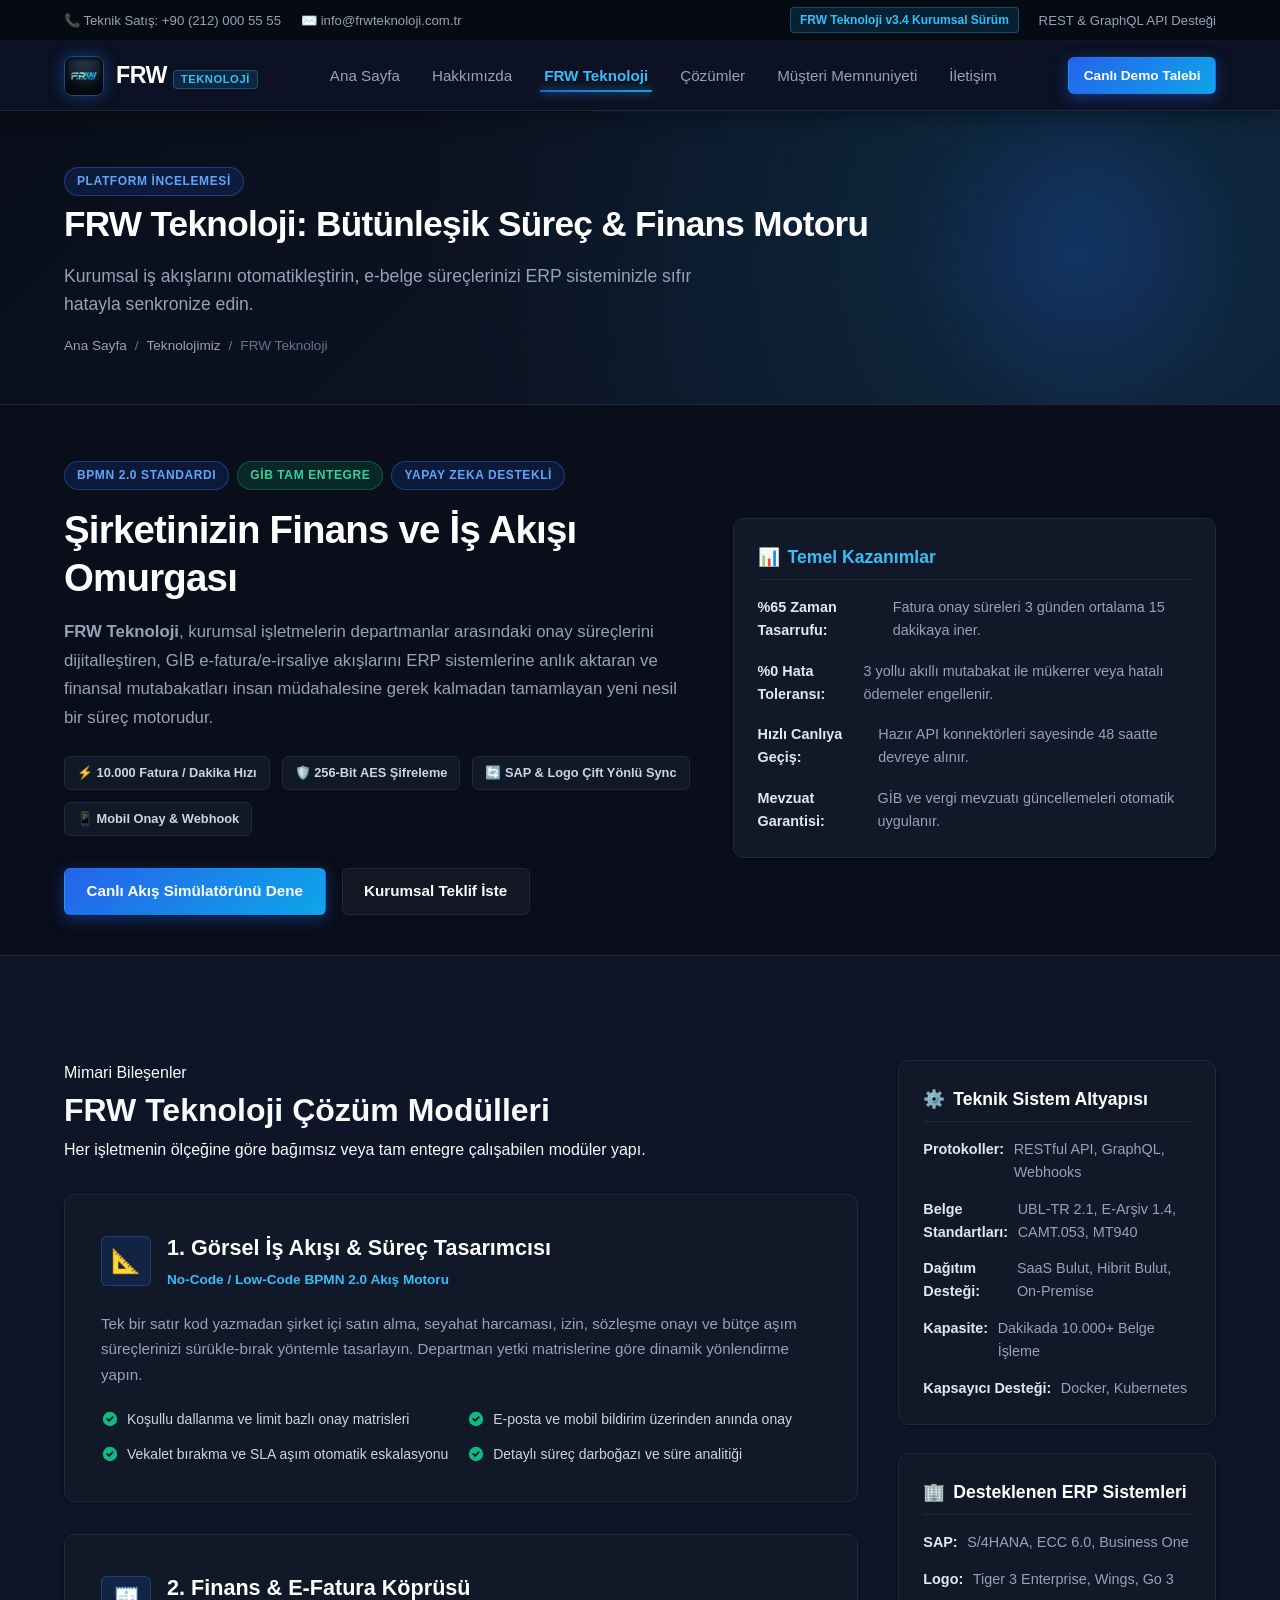
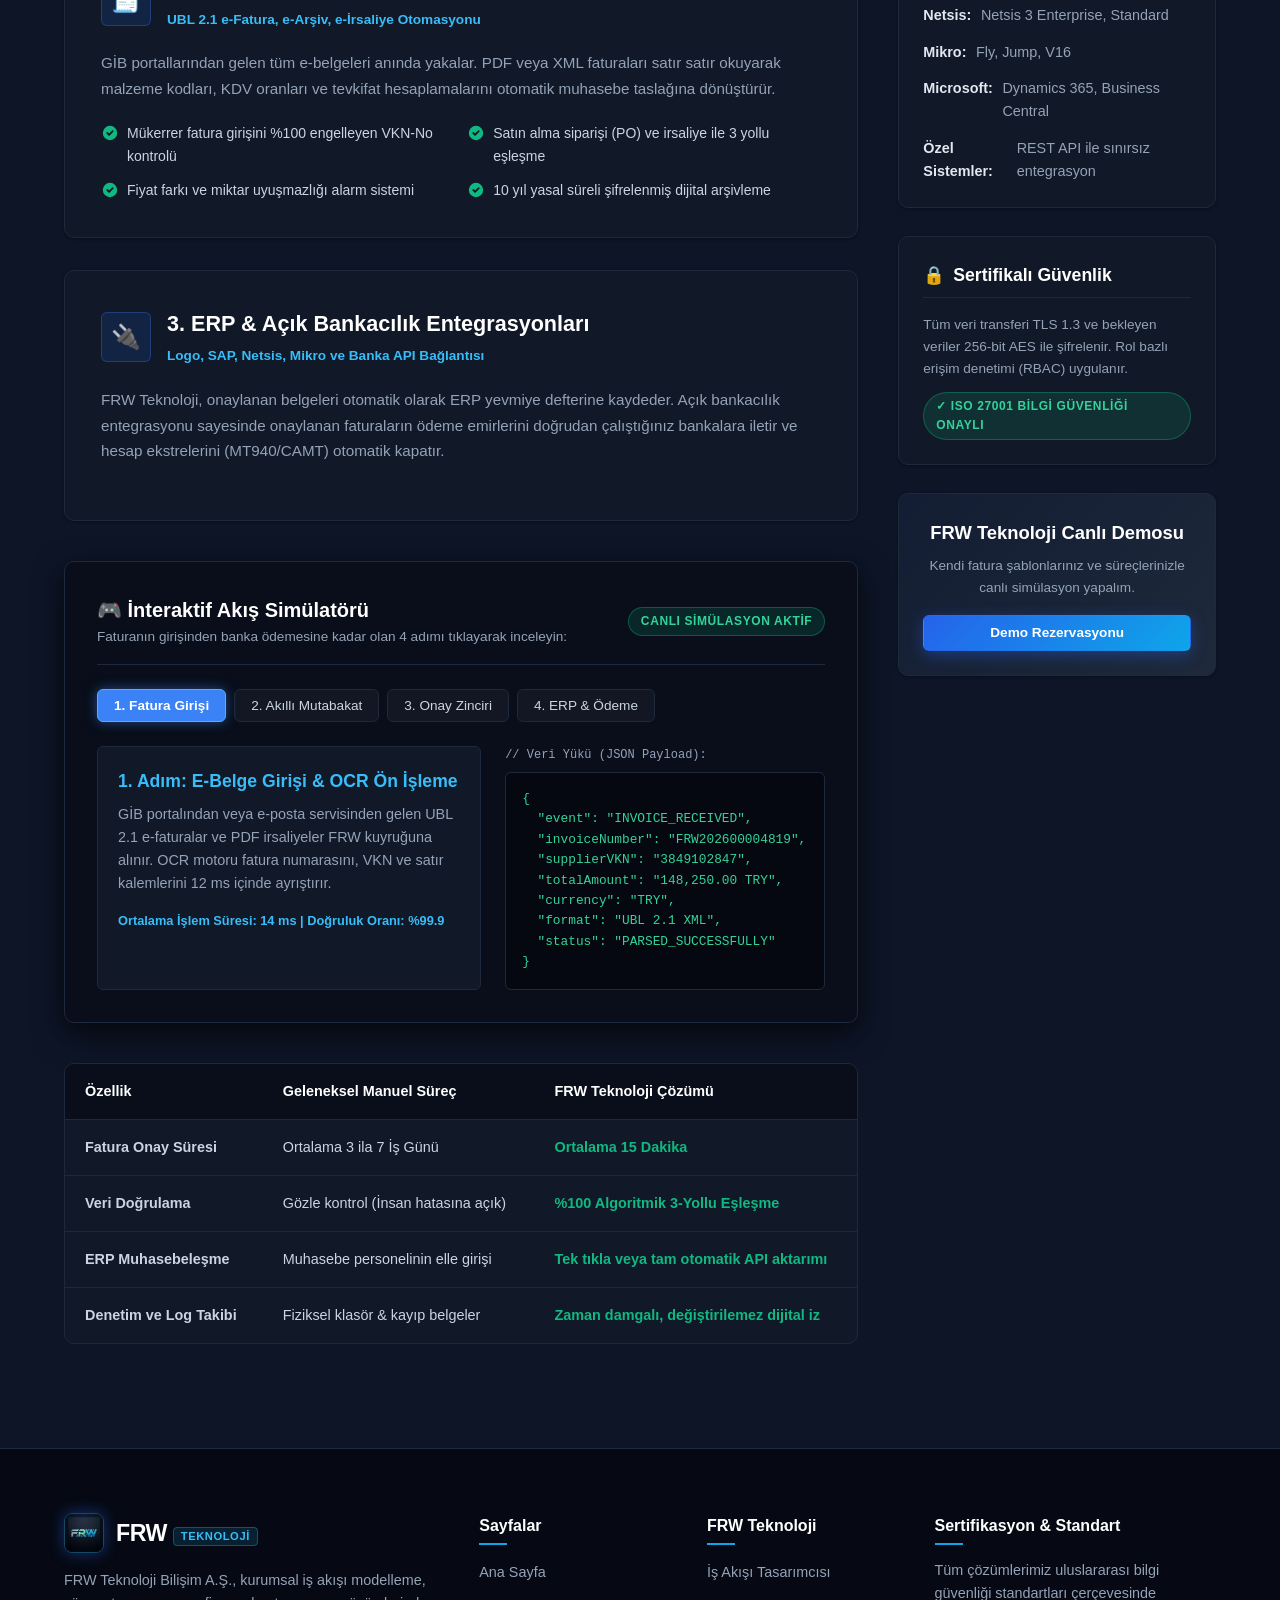
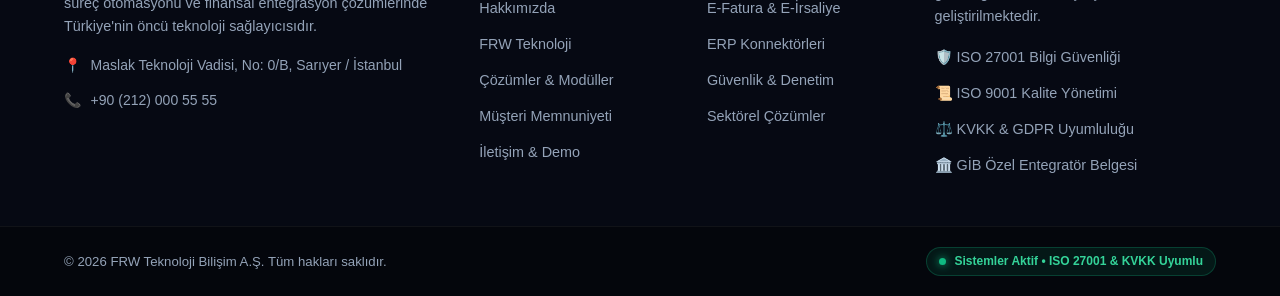
<file: teknoloji.html>
<!DOCTYPE html>
<html lang="tr">
<head>
  <meta charset="UTF-8">
  <meta name="viewport" content="width=device-width, initial-scale=1.0">
  <title>FRW Teknoloji | İş Akışı, Süreç Otomasyonu ve Finans Entegrasyon Platformu</title>
  <meta name="description" content="FRW Teknoloji: Kurumsal süreç otomasyonu, BPMN 2.0 iş akışı tasarımcısı, e-fatura/e-irsaliye mutabakatı ve ERP entegrasyon çözümleri.">
  
  <!-- Sekme Logosu (Favicon) -->
  <link rel="icon" type="image/jpeg" href="assets/icons/frw.logo.jpg">
  
  <!-- Ortak ve Sayfaya Özel CSS Dosyaları (Dark Tema) -->
  <link rel="stylesheet" href="css/base.css">
  <link rel="stylesheet" href="css/teknoloji.css">
</head>
<body>

  <!-- ======================================================================
       HEADER BÖLÜMÜ (<header>)
       ====================================================================== -->
  <header class="site-header" id="site-header">
    <div class="header-topbar">
      <div class="container">
        <div class="topbar-info">
          <span>📞 Teknik Satış: +90 (212) 000 55 55</span>
          <span>✉️ info@frwteknoloji.com.tr</span>
        </div>
        <div class="topbar-info">
          <span class="topbar-tag">FRW Teknoloji v3.4 Kurumsal Sürüm</span>
          <span>REST &amp; GraphQL API Desteği</span>
        </div>
      </div>
    </div>

    <div class="header-main">
      <div class="container header-inner">
        <a href="index.html" class="brand-logo" title="FRW Teknoloji Ana Sayfa">
          <img src="assets/icons/frw.logo.jpg" alt="FRW Logo" class="logo-icon">
          <span>FRW<span class="logo-tag">Teknoloji</span></span>
        </a>

        <!-- Semantik Navigasyon (<nav>) -->
        <nav class="main-nav" id="main-nav" aria-label="Ana Gezinti Menüsü">
          <ul class="nav-list">
            <li><a href="index.html" class="nav-link">Ana Sayfa</a></li>
            <li><a href="hakkimizda.html" class="nav-link">Hakkımızda</a></li>
            <li><a href="teknoloji.html" class="nav-link active">FRW Teknoloji</a></li>
            <li><a href="cozumler.html" class="nav-link">Çözümler</a></li>
            <li><a href="musteri-memnuniyeti.html" class="nav-link">Müşteri Memnuniyeti</a></li>
            <li><a href="iletisim.html" class="nav-link">İletişim</a></li>
          </ul>
        </nav>

        <div class="header-actions">
          <a href="iletisim.html" class="btn btn-primary btn-sm">Canlı Demo Talebi</a>
        </div>

        <button class="mobile-toggle" aria-label="Menüyü Aç/Kapat" aria-expanded="false">
          <svg fill="none" stroke="currentColor" stroke-width="2" viewBox="0 0 24 24">
            <path stroke-linecap="round" stroke-linejoin="round" d="M4 6h16M4 12h16M4 18h16"></path>
          </svg>
        </button>
      </div>
    </div>
  </header>

  <!-- ======================================================================
       SAYFA BAŞLIĞI / BANNER
       ====================================================================== -->
  <div class="page-header-banner">
    <div class="container">
      <span class="badge badge-primary">Platform İncelemesi</span>
      <h1>FRW Teknoloji: Bütünleşik Süreç &amp; Finans Motoru</h1>
      <p>Kurumsal iş akışlarını otomatikleştirin, e-belge süreçlerinizi ERP sisteminizle sıfır hatayla senkronize edin.</p>
      <nav class="breadcrumb-nav" aria-label="Sayfa Yolu">
        <a href="index.html">Ana Sayfa</a>
        <span>/</span>
        <a href="teknoloji.html">Teknolojimiz</a>
        <span>/</span>
        <span>FRW Teknoloji</span>
      </nav>
    </div>
  </div>

  <!-- ======================================================================
       ANA İÇERİK ALANI (<main>)
       ====================================================================== -->
  <main id="main-content">

    <!-- 1. ÜRÜN GENEL BAKIŞ VE HERO (<section>) -->
    <section class="tech-hero" id="genel-bakis">
      <div class="container">
        <div class="tech-hero-grid">
          <div>
            <div class="tech-badge-stack">
              <span class="badge badge-primary">BPMN 2.0 Standardı</span>
              <span class="badge badge-success">GİB Tam Entegre</span>
              <span class="badge badge-primary">Yapay Zeka Destekli</span>
            </div>
            <h2>Şirketinizin Finans ve İş Akışı Omurgası</h2>
            <p>
              <strong>FRW Teknoloji</strong>, kurumsal işletmelerin departmanlar arasındaki onay süreçlerini dijitalleştiren, GİB e-fatura/e-irsaliye akışlarını ERP sistemlerine anlık aktaran ve finansal mutabakatları insan müdahalesine gerek kalmadan tamamlayan yeni nesil bir süreç motorudur.
            </p>
            <div class="hero-feature-tags">
              <span class="tech-tag">⚡ 10.000 Fatura / Dakika Hızı</span>
              <span class="tech-tag">🛡️ 256-Bit AES Şifreleme</span>
              <span class="tech-tag">🔄 SAP &amp; Logo Çift Yönlü Sync</span>
              <span class="tech-tag">📱 Mobil Onay &amp; Webhook</span>
            </div>
            <div style="display: flex; gap: 1rem; flex-wrap: wrap;">
              <a href="#simulator" class="btn btn-primary">Canlı Akış Simülatörünü Dene</a>
              <a href="iletisim.html" class="btn btn-outline">Kurumsal Teklif İste</a>
            </div>
          </div>

          <!-- Teknik Özet Kartı -->
          <div class="aside-card">
            <h3 style="color: #38bdf8;"><span class="aside-icon">📊</span> Temel Kazanımlar</h3>
            <ul class="aside-list" style="gap: 1.1rem;">
              <li>
                <strong>%65 Zaman Tasarrufu:</strong> Fatura onay süreleri 3 günden ortalama 15 dakikaya iner.
              </li>
              <li>
                <strong>%0 Hata Toleransı:  </strong>  3 yollu akıllı mutabakat ile mükerrer veya hatalı ödemeler engellenir.
              </li>
              <li>
                <strong>Hızlı Canlıya Geçiş:</strong> Hazır API konnektörleri sayesinde 48 saatte devreye alınır.
              </li>
              <li>
                <strong>Mevzuat Garantisi:</strong> GİB ve vergi mevzuatı güncellemeleri otomatik uygulanır.
              </li>
            </ul>
          </div>
        </div>
      </div>
    </section>

    <!-- 2. ANA MODÜLLER & ASIDE BİRLİKTELİĞİ (<section> + <aside>) -->
    <section class="modules-section" id="moduller">
      <div class="container">
        <div class="page-layout-with-aside">
          
          <!-- Sol Sütun: Detaylı Modül Kartları & Simülatör -->
          <div class="main-content-column">
            <div class="section-head" style="text-align: left; margin-bottom: 2rem;">
              <span class="sub-tag">Mimari Bileşenler</span>
              <h2 style="font-size: 2rem;">FRW Teknoloji Çözüm Modülleri</h2>
              <p>Her işletmenin ölçeğine göre bağımsız veya tam entegre çalışabilen modüler yapı.</p>
            </div>

            <!-- Modül 1: İş Akışı Tasarımcısı -->
            <article class="module-card" id="surec-yonetimi">
              <div class="module-header">
                <div class="module-icon">📐</div>
                <div class="module-title-box">
                  <h3>1. Görsel İş Akışı &amp; Süreç Tasarımcısı</h3>
                  <div class="module-subtitle">No-Code / Low-Code BPMN 2.0 Akış Motoru</div>
                </div>
              </div>
              <p class="module-desc">
                Tek bir satır kod yazmadan şirket içi satın alma, seyahat harcaması, izin, sözleşme onayı ve bütçe aşım süreçlerinizi sürükle-bırak yöntemle tasarlayın. Departman yetki matrislerine göre dinamik yönlendirme yapın.
              </p>
              <div class="module-bullets">
                <div class="module-bullet-item">
                  <svg fill="currentColor" viewBox="0 0 20 20"><path fill-rule="evenodd" d="M10 18a8 8 0 100-16 8 8 0 000 16zm3.707-9.293a1 1 0 00-1.414-1.414L9 10.586 7.707 9.293a1 1 0 00-1.414 1.414l2 2a1 1 0 001.414 0l4-4z" clip-rule="evenodd"></path></svg>
                  <span>Koşullu dallanma ve limit bazlı onay matrisleri</span>
                </div>
                <div class="module-bullet-item">
                  <svg fill="currentColor" viewBox="0 0 20 20"><path fill-rule="evenodd" d="M10 18a8 8 0 100-16 8 8 0 000 16zm3.707-9.293a1 1 0 00-1.414-1.414L9 10.586 7.707 9.293a1 1 0 00-1.414 1.414l2 2a1 1 0 001.414 0l4-4z" clip-rule="evenodd"></path></svg>
                  <span>E-posta ve mobil bildirim üzerinden anında onay</span>
                </div>
                <div class="module-bullet-item">
                  <svg fill="currentColor" viewBox="0 0 20 20"><path fill-rule="evenodd" d="M10 18a8 8 0 100-16 8 8 0 000 16zm3.707-9.293a1 1 0 00-1.414-1.414L9 10.586 7.707 9.293a1 1 0 00-1.414 1.414l2 2a1 1 0 001.414 0l4-4z" clip-rule="evenodd"></path></svg>
                  <span>Vekalet bırakma ve SLA aşım otomatik eskalasyonu</span>
                </div>
                <div class="module-bullet-item">
                  <svg fill="currentColor" viewBox="0 0 20 20"><path fill-rule="evenodd" d="M10 18a8 8 0 100-16 8 8 0 000 16zm3.707-9.293a1 1 0 00-1.414-1.414L9 10.586 7.707 9.293a1 1 0 00-1.414 1.414l2 2a1 1 0 001.414 0l4-4z" clip-rule="evenodd"></path></svg>
                  <span>Detaylı süreç darboğazı ve süre analitiği</span>
                </div>
              </div>
            </article>

            <!-- Modül 2: Finans & Fatura Entegrasyonu -->
            <article class="module-card" id="finans-entegrasyonu">
              <div class="module-header">
                <div class="module-icon">🧾</div>
                <div class="module-title-box">
                  <h3>2. Finans &amp; E-Fatura Köprüsü</h3>
                  <div class="module-subtitle">UBL 2.1 e-Fatura, e-Arşiv, e-İrsaliye Otomasyonu</div>
                </div>
              </div>
              <p class="module-desc">
                GİB portallarından gelen tüm e-belgeleri anında yakalar. PDF veya XML faturaları satır satır okuyarak malzeme kodları, KDV oranları ve tevkifat hesaplamalarını otomatik muhasebe taslağına dönüştürür.
              </p>
              <div class="module-bullets">
                <div class="module-bullet-item">
                  <svg fill="currentColor" viewBox="0 0 20 20"><path fill-rule="evenodd" d="M10 18a8 8 0 100-16 8 8 0 000 16zm3.707-9.293a1 1 0 00-1.414-1.414L9 10.586 7.707 9.293a1 1 0 00-1.414 1.414l2 2a1 1 0 001.414 0l4-4z" clip-rule="evenodd"></path></svg>
                  <span>Mükerrer fatura girişini %100 engelleyen VKN-No kontrolü</span>
                </div>
                <div class="module-bullet-item">
                  <svg fill="currentColor" viewBox="0 0 20 20"><path fill-rule="evenodd" d="M10 18a8 8 0 100-16 8 8 0 000 16zm3.707-9.293a1 1 0 00-1.414-1.414L9 10.586 7.707 9.293a1 1 0 00-1.414 1.414l2 2a1 1 0 001.414 0l4-4z" clip-rule="evenodd"></path></svg>
                  <span>Satın alma siparişi (PO) ve irsaliye ile 3 yollu eşleşme</span>
                </div>
                <div class="module-bullet-item">
                  <svg fill="currentColor" viewBox="0 0 20 20"><path fill-rule="evenodd" d="M10 18a8 8 0 100-16 8 8 0 000 16zm3.707-9.293a1 1 0 00-1.414-1.414L9 10.586 7.707 9.293a1 1 0 00-1.414 1.414l2 2a1 1 0 001.414 0l4-4z" clip-rule="evenodd"></path></svg>
                  <span>Fiyat farkı ve miktar uyuşmazlığı alarm sistemi</span>
                </div>
                <div class="module-bullet-item">
                  <svg fill="currentColor" viewBox="0 0 20 20"><path fill-rule="evenodd" d="M10 18a8 8 0 100-16 8 8 0 000 16zm3.707-9.293a1 1 0 00-1.414-1.414L9 10.586 7.707 9.293a1 1 0 00-1.414 1.414l2 2a1 1 0 001.414 0l4-4z" clip-rule="evenodd"></path></svg>
                  <span>10 yıl yasal süreli şifrelenmiş dijital arşivleme</span>
                </div>
              </div>
            </article>

            <!-- Modül 3: ERP & Bankacılık Konnektörleri -->
            <article class="module-card" id="erp-entegrasyonu">
              <div class="module-header">
                <div class="module-icon">🔌</div>
                <div class="module-title-box">
                  <h3>3. ERP &amp; Açık Bankacılık Entegrasyonları</h3>
                  <div class="module-subtitle">Logo, SAP, Netsis, Mikro ve Banka API Bağlantısı</div>
                </div>
              </div>
              <p class="module-desc">
                FRW Teknoloji, onaylanan belgeleri otomatik olarak ERP yevmiye defterine kaydeder. Açık bankacılık entegrasyonu sayesinde onaylanan faturaların ödeme emirlerini doğrudan çalıştığınız bankalara iletir ve hesap ekstrelerini (MT940/CAMT) otomatik kapatır.
              </p>
            </article>

            <!-- İNTERAKTİF SİMÜLATÖR BİLEŞENİ -->
            <div class="simulator-container" id="simulator">
              <div class="sim-header">
                <div>
                  <h3>🎮 İnteraktif Akış Simülatörü</h3>
                  <p style="font-size: 0.85rem; color: #94a3b8; margin: 0;">Faturanın girişinden banka ödemesine kadar olan 4 adımı tıklayarak inceleyin:</p>
                </div>
                <span class="badge badge-success">Canlı Simülasyon Aktif</span>
              </div>

              <!-- Simülatör Adım Butonları -->
              <div class="sim-steps-nav">
                <button type="button" class="sim-step-btn active" data-step="step1">1. Fatura Girişi</button>
                <button type="button" class="sim-step-btn" data-step="step2">2. Akıllı Mutabakat</button>
                <button type="button" class="sim-step-btn" data-step="step3">3. Onay Zinciri</button>
                <button type="button" class="sim-step-btn" data-step="step4">4. ERP &amp; Ödeme</button>
              </div>

              <!-- Simülatör Ekranı -->
              <div class="sim-display-area">
                <div class="sim-info-box">
                  <h4 id="sim-stage-title">1. Adım: E-Belge Girişi &amp; OCR Ön İşleme</h4>
                  <p id="sim-stage-desc">
                    GİB portalından veya e-posta servisinden gelen UBL 2.1 e-faturalar ve PDF irsaliyeler FRW kuyruğuna alınır. OCR motoru fatura numarasını, VKN ve satır kalemlerini 12 ms içinde ayrıştırır.
                  </p>
                  <div id="sim-stage-stats" style="font-size: 0.8rem; color: #38bdf8; font-weight: 600;">
                    Ortalama İşlem Süresi: 14 ms | Doğruluk Oranı: %99.9
                  </div>
                </div>

                <div>
                  <div style="font-size: 0.75rem; color: #94a3b8; margin-bottom: 0.4rem; font-family: monospace;">
                    // Veri Yükü (JSON Payload):
                  </div>
                  <pre class="sim-code-preview" id="sim-stage-code">{
  "event": "INVOICE_RECEIVED",
  "invoiceNumber": "FRW202600004819",
  "supplierVKN": "3849102847",
  "totalAmount": "148,250.00 TRY",
  "currency": "TRY",
  "format": "UBL 2.1 XML",
  "status": "PARSED_SUCCESSFULLY"
}</pre>
                </div>
              </div>
            </div>

            <!-- Teknik Karşılaştırma Tablosu -->
            <div class="specs-table-container" id="guvenlik">
              <table class="specs-table">
                <thead>
                  <tr>
                    <th>Özellik</th>
                    <th>Geleneksel Manuel Süreç</th>
                    <th>FRW Teknoloji Çözümü</th>
                  </tr>
                </thead>
                <tbody>
                  <tr>
                    <td><strong>Fatura Onay Süresi</strong></td>
                    <td>Ortalama 3 ila 7 İş Günü</td>
                    <td><span style="color: var(--success); font-weight: bold;">Ortalama 15 Dakika</span></td>
                  </tr>
                  <tr>
                    <td><strong>Veri Doğrulama</strong></td>
                    <td>Gözle kontrol (İnsan hatasına açık)</td>
                    <td><span style="color: var(--success); font-weight: bold;">%100 Algoritmik 3-Yollu Eşleşme</span></td>
                  </tr>
                  <tr>
                    <td><strong>ERP Muhasebeleşme</strong></td>
                    <td>Muhasebe personelinin elle girişi</td>
                    <td><span style="color: var(--success); font-weight: bold;">Tek tıkla veya tam otomatik API aktarımı</span></td>
                  </tr>
                  <tr>
                    <td><strong>Denetim ve Log Takibi</strong></td>
                    <td>Fiziksel klasör &amp; kayıp belgeler</td>
                    <td><span style="color: var(--success); font-weight: bold;">Zaman damgalı, değiştirilemez dijital iz</span></td>
                  </tr>
                </tbody>
              </table>
            </div>

          </div>

          <!-- Sağ Taraf: Yan Bilgi Paneli (<aside>) -->
          <aside class="sidebar-aside" id="tech-aside" aria-label="Teknik Özellikler ve Desteklenen Sistemler">
            
            <!-- Yan Panel Kartı 1: Teknik Özellikler -->
            <div class="aside-card">
              <h3>
                <span class="aside-icon">⚙️</span>
                Teknik Sistem Altyapısı
              </h3>
              <ul class="aside-list">
                <li><strong>Protokoller:</strong> RESTful API, GraphQL, Webhooks</li>
                <li><strong>Belge Standartları:</strong> UBL-TR 2.1, E-Arşiv 1.4, CAMT.053, MT940</li>
                <li><strong>Dağıtım Desteği:</strong> SaaS Bulut, Hibrit Bulut, On-Premise</li>
                <li><strong>Kapasite:</strong> Dakikada 10.000+ Belge İşleme</li>
                <li><strong>Kapsayıcı Desteği:</strong> Docker, Kubernetes</li>
              </ul>
            </div>

            <!-- Yan Panel Kartı 2: Desteklenen ERP Sistemleri -->
            <div class="aside-card">
              <h3>
                <span class="aside-icon">🏢</span>
                Desteklenen ERP Sistemleri
              </h3>
              <ul class="aside-list">
                <li><strong>SAP:</strong> S/4HANA, ECC 6.0, Business One</li>
                <li><strong>Logo:</strong> Tiger 3 Enterprise, Wings, Go 3</li>
                <li><strong>Netsis:</strong> Netsis 3 Enterprise, Standard</li>
                <li><strong>Mikro:</strong> Fly, Jump, V16</li>
                <li><strong>Microsoft:</strong> Dynamics 365, Business Central</li>
                <li><strong>Özel Sistemler:</strong> REST API ile sınırsız entegrasyon</li>
              </ul>
            </div>

            <!-- Yan Panel Kartı 3: Güvenlik Standartları -->
            <div class="aside-card">
              <h3>
                <span class="aside-icon">🔒</span>
                Sertifikalı Güvenlik
              </h3>
              <p style="font-size: 0.85rem; color: var(--text-muted); margin-bottom: 0.75rem;">
                Tüm veri transferi TLS 1.3 ve bekleyen veriler 256-bit AES ile şifrelenir. Rol bazlı erişim denetimi (RBAC) uygulanır.
              </p>
              <div class="badge badge-success" style="width: 100%; justify-content: center;">
                ✓ ISO 27001 Bilgi Güvenliği Onaylı
              </div>
            </div>

            <!-- Yan Panel Kartı 4: İletişim CTA -->
            <div class="aside-cta-box">
              <h4>FRW Teknoloji Canlı Demosu</h4>
              <p>Kendi fatura şablonlarınız ve süreçlerinizle canlı simülasyon yapalım.</p>
              <a href="iletisim.html" class="btn btn-primary btn-sm" style="width: 100%;">Demo Rezervasyonu</a>
            </div>

          </aside>

        </div>
      </div>
    </section>

  </main>

  <!-- ======================================================================
       FOOTER BÖLÜMÜ (<footer>)
       ====================================================================== -->
  <footer class="site-footer" id="site-footer">
    <div class="container">
      <div class="footer-grid">
        <div class="footer-col">
          <div class="brand-logo" style="color: #ffffff; margin-bottom: 1rem;">
            <img src="assets/icons/frw.logo.jpg" alt="FRW Logo" class="logo-icon">
            <span>FRW<span class="logo-tag">Teknoloji</span></span>
          </div>
          <p>
            FRW Teknoloji Bilişim A.Ş., kurumsal iş akışı modelleme, süreç otomasyonu ve finansal entegrasyon çözümlerinde Türkiye'nin öncü teknoloji sağlayıcısıdır.
          </p>
          <div class="footer-contact-item">
            <span>📍</span>
            <span>Maslak Teknoloji Vadisi, No: 0/B, Sarıyer / İstanbul</span>
          </div>
          <div class="footer-contact-item">
            <span>📞</span>
            <span>+90 (212) 000 55 55</span>
          </div>
        </div>

        <div class="footer-col">
          <h4>Sayfalar</h4>
          <ul class="footer-links">
            <li><a href="index.html">Ana Sayfa</a></li>
            <li><a href="hakkimizda.html">Hakkımızda</a></li>
            <li><a href="teknoloji.html">FRW Teknoloji</a></li>
            <li><a href="cozumler.html">Çözümler &amp; Modüller</a></li>
            <li><a href="musteri-memnuniyeti.html">Müşteri Memnuniyeti</a></li>
            <li><a href="iletisim.html">İletişim &amp; Demo</a></li>
          </ul>
        </div>

        <div class="footer-col">
          <h4>FRW Teknoloji</h4>
          <ul class="footer-links">
            <li><a href="teknoloji.html#surec-yonetimi">İş Akışı Tasarımcısı</a></li>
            <li><a href="teknoloji.html#finans-entegrasyonu">E-Fatura &amp; E-İrsaliye</a></li>
            <li><a href="teknoloji.html#erp-entegrasyonu">ERP Konnektörleri</a></li>
            <li><a href="teknoloji.html#guvenlik">Güvenlik &amp; Denetim</a></li>
            <li><a href="cozumler.html#sektorel">Sektörel Çözümler</a></li>
          </ul>
        </div>

        <div class="footer-col">
          <h4>Sertifikasyon &amp; Standart</h4>
          <p>Tüm çözümlerimiz uluslararası bilgi güvenliği standartları çerçevesinde geliştirilmektedir.</p>
          <ul class="footer-links">
            <li><a href="#">🛡️ ISO 27001 Bilgi Güvenliği</a></li>
            <li><a href="#">📜 ISO 9001 Kalite Yönetimi</a></li>
            <li><a href="#">⚖️ KVKK &amp; GDPR Uyumluluğu</a></li>
            <li><a href="#">🏛️ GİB Özel Entegratör Belgesi</a></li>
          </ul>
        </div>
      </div>
    </div>

    <div class="footer-bottom">
      <div class="container">
        <div>
          &copy; 2026 FRW Teknoloji Bilişim A.Ş. Tüm hakları saklıdır.
        </div>
        <div class="footer-system-status">
          <span class="status-pulse"></span> Sistemler Aktif • ISO 27001 &amp; KVKK Uyumlu
        </div>
      </div>
    </div>
  </footer>

  <!-- JavaScript Dosyaları: main.js ve teknoloji.js -->
  <script src="js/main.js"></script>
  <script src="js/teknoloji.js"></script>
</body>
</html>
</file>
<file: css/base.css>
/* ==========================================================================
   FRW TEKNOLOJİ BİLİŞİM & ENTEGRASYON SİSTEMLERİ - TEMEL STİL DOSYASI (base.css)
   Semantik Yapı: <header>, <nav>, <section>, <aside>, <footer>
   Tema: Modern & Kurumsal Dark Tema
   ========================================================================== */

:root {
  /* Renk Paleti - Kurumsal Dark & Modern Siber Teknoloji */
  --primary: #f8fafc;        /* Açık beyaz ana metin */
  --primary-light: #94a3b8;  /* Yumuşak gri metin */
  --brand-blue: #3b82f6;     /* Canlı Tech Mavi */
  --brand-blue-hover: #60a5fa;
  --accent-cyan: #0ea5e9;    /* Vurgu Cyan */
  --accent-gradient: linear-gradient(135deg, #2563eb 0%, #0ea5e9 100%);
  --success: #10b981;        /* Başarı Yeşili */
  --warning: #f59e0b;        /* Uyarı Turuncusu */
  --danger: #ef4444;         /* Hata Kırmızısı */

  /* Dark Tema Zeminleri */
  --bg-main: #090e1a;        /* Derin Gece Mavisi / Siyah Ana Zemin */
  --bg-card: #111827;        /* Kart & Panel Arka Planı (Slate 900) */
  --bg-card-hover: #162035;  /* Kart Üzerine Gelince */
  --bg-alt: #0d1527;         /* Alternatif Bölüm Zemini */
  --bg-surface: #1e293b;     /* Yüzey / Input Zemini */
  
  /* Metin Renkleri */
  --text-main: #f8fafc;      /* Beyaz ana metin */
  --text-muted: #94a3b8;     /* Açık gri ikincil metin */
  --text-light: #64748b;     /* Pasif / tarih metinleri */
  --border-color: #1e293b;   /* Zarif koyu çerçeve rengi */
  --border-glow: rgba(59, 130, 246, 0.3); /* Mavi çerçeve parıltısı */

  /* Tipografi & Boşluk */
  --font-family: -apple-system, BlinkMacSystemFont, "Segoe UI", Roboto, "Helvetica Neue", Arial, sans-serif;
  --radius-sm: 6px;
  --radius-md: 10px;
  --radius-lg: 16px;
  --shadow-sm: 0 1px 3px 0 rgba(0, 0, 0, 0.4);
  --shadow-md: 0 4px 12px -2px rgba(0, 0, 0, 0.5), 0 2px 6px -1px rgba(0, 0, 0, 0.3);
  --shadow-lg: 0 10px 25px -4px rgba(0, 0, 0, 0.6), 0 4px 10px -2px rgba(0, 0, 0, 0.4);
  --transition: all 0.25s ease-in-out;
  --max-width: 1200px;
}

/* --------------------------------------------------------------------------
   CSS Reset & Temel Elemanlar (Dark Mode)
   -------------------------------------------------------------------------- */
*, *::before, *::after {
  box-sizing: border-box;
  margin: 0;
  padding: 0;
}

html {
  scroll-behavior: smooth;
  font-size: 16px;
  color-scheme: dark;
}

body {
  font-family: var(--font-family);
  background-color: var(--bg-main);
  color: var(--text-main);
  line-height: 1.6;
  min-height: 100vh;
  display: flex;
  flex-direction: column;
  -webkit-font-smoothing: antialiased;
}

a {
  color: var(--brand-blue);
  text-decoration: none;
  transition: var(--transition);
}

a:hover {
  color: var(--brand-blue-hover);
}

ul, ol {
  list-style: none;
}

img, svg {
  max-width: 100%;
  display: block;
}

button, input, select, textarea {
  font-family: inherit;
  font-size: inherit;
  color: var(--text-main);
}

/* --------------------------------------------------------------------------
   Konteyner ve Genel Yerleşimler
   -------------------------------------------------------------------------- */
.container {
  width: 100%;
  max-width: var(--max-width);
  margin-left: auto;
  margin-right: auto;
  padding-left: 1.5rem;
  padding-right: 1.5rem;
}

/* --------------------------------------------------------------------------
   SAYFALAR ARASI TATLI GEÇİŞ & İLERLEME ÇUBUĞU (Page Transitions)
   -------------------------------------------------------------------------- */
.page-progress-bar {
  position: fixed;
  top: 0;
  left: 0;
  height: 3px;
  width: 0%;
  background: linear-gradient(90deg, #2563eb 0%, #38bdf8 50%, #10b981 100%);
  box-shadow: 0 0 12px rgba(56, 189, 248, 0.9), 0 0 5px rgba(37, 99, 235, 0.6);
  z-index: 999999;
  pointer-events: none;
  transition: width 0.25s ease-out, opacity 0.3s ease-in;
}

main {
  flex: 1 0 auto;
  animation: pageEnter 0.4s cubic-bezier(0.16, 1, 0.3, 1) forwards;
  will-change: opacity, transform;
}

@keyframes pageEnter {
  0% {
    opacity: 0;
    transform: translateY(14px);
  }
  100% {
    opacity: 1;
    transform: translateY(0);
  }
}

/* Sayfadan ayrılırken tatlı akış */
body.page-leaving main {
  opacity: 0;
  transform: translateY(-8px);
  transition: opacity 0.22s cubic-bezier(0.4, 0, 1, 1), transform 0.22s cubic-bezier(0.4, 0, 1, 1);
}

/* Sayfa Şablonu: Section + Aside 2 Sütunlu Grid */
.page-layout-with-aside {
  display: grid;
  grid-template-columns: 1fr;
  gap: 2.5rem;
  padding: 3rem 0;
}

@media (min-width: 992px) {
  .page-layout-with-aside {
    grid-template-columns: 2.5fr 1fr;
    align-items: start;
  }
}

/* --------------------------------------------------------------------------
   HEADER & NAVİGASYON (<header>, <nav>)
   -------------------------------------------------------------------------- */
.site-header {
  background-color: rgba(13, 19, 36, 0.95);
  backdrop-filter: blur(10px);
  border-bottom: 1px solid var(--border-color);
  position: sticky;
  top: 0;
  z-index: 1000;
  box-shadow: 0 4px 20px rgba(0, 0, 0, 0.4);
}

/* Üst Bildirim / Bilgi Çubuğu */
.header-topbar {
  background-color: #060a12;
  color: #94a3b8;
  font-size: 0.825rem;
  padding: 0.45rem 0;
  border-bottom: 1px solid rgba(255, 255, 255, 0.05);
}

.header-topbar .container {
  display: flex;
  justify-content: space-between;
  align-items: center;
  flex-wrap: wrap;
  gap: 0.5rem;
}

.topbar-info {
  display: flex;
  align-items: center;
  gap: 1.25rem;
}

.topbar-info span {
  display: inline-flex;
  align-items: center;
  gap: 0.4rem;
}

.topbar-tag {
  background: rgba(14, 165, 233, 0.15);
  color: #38bdf8;
  border: 1px solid rgba(56, 189, 248, 0.3);
  padding: 0.15rem 0.55rem;
  border-radius: 4px;
  font-size: 0.75rem;
  font-weight: 600;
}

/* Ana Başlık ve Nav */
.header-main {
  padding: 0.9rem 0;
}

.header-inner {
  display: flex;
  align-items: center;
  justify-content: space-between;
}

/* Logo */
.brand-logo {
  display: flex;
  align-items: center;
  gap: 0.75rem;
  color: #ffffff;
  font-weight: 800;
  font-size: 1.45rem;
  letter-spacing: -0.02em;
}

.brand-logo .logo-icon {
  width: 40px;
  height: 40px;
  border-radius: 8px;
  object-fit: cover;
  display: block;
  box-shadow: 0 0 15px rgba(37, 99, 235, 0.45);
  border: 1px solid rgba(56, 189, 248, 0.35);
  transition: var(--transition);
}

.brand-logo:hover .logo-icon {
  box-shadow: 0 0 22px rgba(56, 189, 248, 0.75);
  border-color: #38bdf8;
  transform: scale(1.05);
}

.brand-logo .logo-tag {
  font-size: 0.7rem;
  font-weight: 600;
  color: #38bdf8;
  background: rgba(14, 165, 233, 0.15);
  border: 1px solid rgba(56, 189, 248, 0.3);
  padding: 0.15rem 0.45rem;
  border-radius: 4px;
  margin-left: 0.35rem;
  letter-spacing: 0.05em;
  text-transform: uppercase;
}

/* Navigasyon Listesi */
.main-nav {
  display: flex;
  align-items: center;
}

.nav-list {
  display: flex;
  align-items: center;
  gap: 1.5rem;
}

.nav-link {
  color: #94a3b8;
  font-weight: 500;
  font-size: 0.95rem;
  padding: 0.5rem 0.25rem;
  position: relative;
  transition: var(--transition);
}

.nav-link:hover {
  color: #ffffff;
}

.nav-link.active {
  color: #38bdf8;
  font-weight: 600;
}

.nav-link.active::after {
  content: "";
  position: absolute;
  bottom: 0;
  left: 0;
  width: 100%;
  height: 2px;
  background: var(--accent-gradient);
  border-radius: 2px;
  box-shadow: 0 0 8px rgba(56, 189, 248, 0.8);
}

/* Mobil Menü Butonu (Hamburger) */
.mobile-toggle {
  display: none;
  background: rgba(255, 255, 255, 0.05);
  border: 1px solid var(--border-color);
  padding: 0.5rem 0.65rem;
  border-radius: var(--radius-sm);
  cursor: pointer;
  color: #ffffff;
}

.mobile-toggle svg {
  width: 24px;
  height: 24px;
}

/* --------------------------------------------------------------------------
   BUTONLAR VE ETİKETLER
   -------------------------------------------------------------------------- */
.btn {
  display: inline-flex;
  align-items: center;
  justify-content: center;
  gap: 0.5rem;
  padding: 0.65rem 1.35rem;
  font-size: 0.95rem;
  font-weight: 600;
  border-radius: var(--radius-sm);
  border: 1px solid transparent;
  cursor: pointer;
  transition: var(--transition);
  text-align: center;
}

.btn-primary {
  background: var(--accent-gradient);
  color: #ffffff;
  box-shadow: 0 4px 15px rgba(37, 99, 235, 0.4);
}

.btn-primary:hover {
  background: linear-gradient(135deg, #1d4ed8 0%, #0284c7 100%);
  color: #ffffff;
  box-shadow: 0 6px 20px rgba(37, 99, 235, 0.6);
  transform: translateY(-1px);
}

.btn-outline {
  background: rgba(255, 255, 255, 0.04);
  color: #f8fafc;
  border-color: var(--border-color);
}

.btn-outline:hover {
  background: rgba(255, 255, 255, 0.08);
  border-color: var(--brand-blue);
  color: #38bdf8;
}

.btn-sm {
  padding: 0.4rem 0.9rem;
  font-size: 0.85rem;
}

.btn-lg {
  padding: 0.85rem 1.85rem;
  font-size: 1.05rem;
}

.badge {
  display: inline-flex;
  align-items: center;
  gap: 0.35rem;
  padding: 0.25rem 0.75rem;
  font-size: 0.75rem;
  font-weight: 600;
  text-transform: uppercase;
  letter-spacing: 0.05em;
  border-radius: 9999px;
}

.badge-primary {
  background-color: rgba(37, 99, 235, 0.15);
  color: #60a5fa;
  border: 1px solid rgba(59, 130, 246, 0.35);
}

.badge-success {
  background-color: rgba(16, 185, 129, 0.15);
  color: #34d399;
  border: 1px solid rgba(16, 185, 129, 0.35);
}

/* --------------------------------------------------------------------------
   SAYFA ÜST BAŞLIĞI (Subpage Hero / Breadcrumb)
   -------------------------------------------------------------------------- */
.page-header-banner {
  background: radial-gradient(circle at 85% 30%, rgba(14, 165, 233, 0.15) 0%, transparent 60%),
              linear-gradient(135deg, #090e1a 0%, #0f172a 100%);
  color: #ffffff;
  padding: 3.5rem 0 3rem;
  border-bottom: 1px solid var(--border-color);
  position: relative;
  overflow: hidden;
}

.page-header-banner::after {
  content: "";
  position: absolute;
  top: 0;
  right: 0;
  width: 400px;
  height: 100%;
  background: radial-gradient(circle, rgba(37, 99, 235, 0.2) 0%, transparent 70%);
  pointer-events: none;
}

.page-header-banner h1 {
  font-size: 2.2rem;
  font-weight: 800;
  margin-bottom: 0.6rem;
  letter-spacing: -0.02em;
  color: #ffffff;
}

.page-header-banner p {
  color: #94a3b8;
  font-size: 1.1rem;
  max-width: 650px;
}

.breadcrumb-nav {
  margin-top: 1rem;
  font-size: 0.85rem;
  color: #64748b;
  display: flex;
  align-items: center;
  gap: 0.5rem;
}

.breadcrumb-nav a {
  color: #94a3b8;
}

.breadcrumb-nav a:hover {
  color: #38bdf8;
}

/* --------------------------------------------------------------------------
   ASIDE (YAN BİLGİ PANELİ) STİLLERİ (<aside>)
   -------------------------------------------------------------------------- */
.sidebar-aside {
  display: flex;
  flex-direction: column;
  gap: 1.75rem;
}

.aside-card {
  background: var(--bg-card);
  border: 1px solid var(--border-color);
  border-radius: var(--radius-md);
  padding: 1.5rem;
  box-shadow: var(--shadow-sm);
  transition: var(--transition);
}

.aside-card:hover {
  box-shadow: var(--shadow-md);
  border-color: rgba(59, 130, 246, 0.4);
}

.aside-card h3 {
  font-size: 1.1rem;
  font-weight: 700;
  color: #ffffff;
  margin-bottom: 1rem;
  padding-bottom: 0.5rem;
  border-bottom: 1px solid var(--border-color);
  display: flex;
  align-items: center;
  gap: 0.5rem;
}

.aside-card h3 .aside-icon {
  color: var(--accent-cyan);
}

.aside-list {
  display: flex;
  flex-direction: column;
  gap: 0.85rem;
}

.aside-list li {
  display: flex;
  align-items: flex-start;
  gap: 0.6rem;
  font-size: 0.9rem;
  color: var(--text-muted);
}

.aside-list li strong {
  color: #e2e8f0;
}

.aside-stat-box {
  background: #090e1a;
  border: 1px solid var(--border-color);
  border-radius: var(--radius-sm);
  padding: 1rem;
  margin-bottom: 0.75rem;
  text-align: center;
}

.aside-stat-box .num {
  font-size: 1.75rem;
  font-weight: 800;
  color: #38bdf8;
  line-height: 1.2;
}

.aside-stat-box .lbl {
  font-size: 0.8rem;
  color: var(--text-muted);
  text-transform: uppercase;
  font-weight: 600;
}

.aside-cta-box {
  background: linear-gradient(135deg, #131d33 0%, #1e293b 100%);
  border: 1px solid var(--border-color);
  color: #ffffff;
  border-radius: var(--radius-md);
  padding: 1.5rem;
  text-align: center;
  box-shadow: var(--shadow-sm);
}

.aside-cta-box h4 {
  font-size: 1.15rem;
  margin-bottom: 0.5rem;
  color: #ffffff;
}

.aside-cta-box p {
  font-size: 0.85rem;
  color: #94a3b8;
  margin-bottom: 1rem;
}

/* --------------------------------------------------------------------------
   FOOTER (ALT BİLGİ ALANI) (<footer>)
   -------------------------------------------------------------------------- */
.site-footer {
  background-color: #060913;
  color: #94a3b8;
  padding-top: 4rem;
  border-top: 1px solid var(--border-color);
  margin-top: auto;
}

.footer-grid {
  display: grid;
  grid-template-columns: 1fr;
  gap: 2.5rem;
  padding-bottom: 3rem;
}

@media (min-width: 640px) {
  .footer-grid {
    grid-template-columns: repeat(2, 1fr);
  }
}

@media (min-width: 992px) {
  .footer-grid {
    grid-template-columns: 2fr 1fr 1fr 1.5fr;
  }
}

.footer-col h4 {
  color: #ffffff;
  font-size: 1rem;
  font-weight: 700;
  margin-bottom: 1.25rem;
  position: relative;
}

.footer-col h4::after {
  content: "";
  position: absolute;
  bottom: -0.4rem;
  left: 0;
  width: 28px;
  height: 2px;
  background: var(--accent-cyan);
}

.footer-col p {
  font-size: 0.9rem;
  line-height: 1.6;
  margin-bottom: 1rem;
  color: #94a3b8;
}

.footer-links {
  display: flex;
  flex-direction: column;
  gap: 0.65rem;
}

.footer-links a {
  color: #94a3b8;
  font-size: 0.9rem;
  transition: var(--transition);
}

.footer-links a:hover {
  color: #38bdf8;
  padding-left: 4px;
}

.footer-contact-item {
  display: flex;
  align-items: flex-start;
  gap: 0.6rem;
  margin-bottom: 0.75rem;
  font-size: 0.875rem;
  color: #94a3b8;
}

/* Alt Telif ve Sistem Durumu */
.footer-bottom {
  background-color: #04060c;
  padding: 1.25rem 0;
  border-top: 1px solid rgba(255, 255, 255, 0.05);
  font-size: 0.825rem;
}

.footer-bottom .container {
  display: flex;
  justify-content: space-between;
  align-items: center;
  flex-wrap: wrap;
  gap: 1rem;
}

.footer-system-status {
  display: inline-flex;
  align-items: center;
  gap: 0.5rem;
  background: rgba(16, 185, 129, 0.1);
  color: #34d399;
  border: 1px solid rgba(16, 185, 129, 0.25);
  padding: 0.25rem 0.75rem;
  border-radius: 9999px;
  font-size: 0.75rem;
  font-weight: 600;
}

.status-pulse {
  width: 7px;
  height: 7px;
  border-radius: 50%;
  background: #10b981;
  box-shadow: 0 0 8px #10b981;
  display: inline-block;
}

/* --------------------------------------------------------------------------
   RESPONSIVE UYUMLULUK KISMI
   -------------------------------------------------------------------------- */
@media (max-width: 991px) {
  .mobile-toggle {
    display: block;
  }

  .main-nav {
    display: none;
    position: absolute;
    top: 100%;
    left: 0;
    width: 100%;
    background-color: #0c1324;
    border-bottom: 1px solid var(--border-color);
    box-shadow: var(--shadow-lg);
    padding: 1.5rem;
  }

  .main-nav.is-open {
    display: block;
  }

  .nav-list {
    flex-direction: column;
    align-items: flex-start;
    gap: 1rem;
  }

  .nav-link {
    width: 100%;
    padding: 0.5rem 0;
  }

  .header-actions {
    display: none;
  }
}
</file>
<file: css/index.css>
/* ==========================================================================
   ANA SAYFA STİL DOSYASI (css/index.css)
   FRW Teknoloji Kurumsal Tanıtımı, Hero, Sayaçlar ve Gridler (Dark Mode)
   ========================================================================== */

/* --------------------------------------------------------------------------
   HERO BÖLÜMÜ
   -------------------------------------------------------------------------- */
.hero-section {
  position: relative;
  background: radial-gradient(circle at 80% 20%, rgba(14, 165, 233, 0.12) 0%, transparent 50%),
              linear-gradient(180deg, #090e1a 0%, #0d1527 100%);
  padding: 4.5rem 0 4rem;
  border-bottom: 1px solid var(--border-color);
  overflow: hidden;
}

.hero-grid {
  display: grid;
  grid-template-columns: 1fr;
  gap: 3rem;
  align-items: center;
}

@media (min-width: 992px) {
  .hero-grid {
    grid-template-columns: 1.2fr 1fr;
  }
}

.hero-content .hero-badge {
  display: inline-flex;
  align-items: center;
  gap: 0.5rem;
  background-color: rgba(37, 99, 235, 0.15);
  color: #60a5fa;
  border: 1px solid rgba(59, 130, 246, 0.35);
  padding: 0.35rem 0.85rem;
  border-radius: 9999px;
  font-size: 0.8rem;
  font-weight: 700;
  margin-bottom: 1.25rem;
  text-transform: uppercase;
  letter-spacing: 0.04em;
}

.hero-title {
  font-size: 2.75rem;
  font-weight: 800;
  line-height: 1.2;
  color: #ffffff;
  margin-bottom: 1.25rem;
  letter-spacing: -0.03em;
}

.hero-title .highlight {
  background: var(--accent-gradient);
  -webkit-background-clip: text;
  -webkit-text-fill-color: transparent;
}

.hero-desc {
  font-size: 1.15rem;
  color: var(--text-muted);
  line-height: 1.7;
  margin-bottom: 2rem;
  max-width: 580px;
}

.hero-cta-group {
  display: flex;
  align-items: center;
  flex-wrap: wrap;
  gap: 1rem;
  margin-bottom: 2.5rem;
}

.hero-trust-bar {
  display: flex;
  align-items: center;
  gap: 1.5rem;
  font-size: 0.85rem;
  color: var(--text-muted);
  border-top: 1px solid var(--border-color);
  padding-top: 1.25rem;
}

.trust-item {
  display: flex;
  align-items: center;
  gap: 0.4rem;
}

.trust-item svg {
  color: var(--success);
  width: 18px;
  height: 18px;
}

/* Hero Görsel / Simülasyon Kartı */
.hero-visual-card {
  background: #111827;
  border: 1px solid var(--border-color);
  border-radius: var(--radius-lg);
  box-shadow: 0 20px 30px -10px rgba(0, 0, 0, 0.7);
  overflow: hidden;
  position: relative;
}

.visual-card-header {
  background: #090e1a;
  color: #ffffff;
  padding: 0.85rem 1.25rem;
  display: flex;
  justify-content: space-between;
  align-items: center;
  font-size: 0.85rem;
  font-weight: 600;
  border-bottom: 1px solid var(--border-color);
}

.visual-card-header .dots {
  display: flex;
  gap: 6px;
}

.visual-card-header .dot {
  width: 10px;
  height: 10px;
  border-radius: 50%;
  background: #475569;
}

.visual-card-header .dot:nth-child(1) { background: #ef4444; }
.visual-card-header .dot:nth-child(2) { background: #f59e0b; }
.visual-card-header .dot:nth-child(3) { background: #10b981; }

.visual-card-body {
  padding: 1.5rem;
  background: #0d1527;
}

.flow-step-item {
  background: #111827;
  border: 1px solid var(--border-color);
  border-radius: var(--radius-sm);
  padding: 1rem;
  margin-bottom: 0.85rem;
  display: flex;
  align-items: center;
  justify-content: space-between;
  box-shadow: var(--shadow-sm);
  transition: var(--transition);
}

.flow-step-item:hover {
  border-color: rgba(59, 130, 246, 0.4);
}

.flow-step-item:last-child {
  margin-bottom: 0;
}

.flow-step-info {
  display: flex;
  align-items: center;
  gap: 0.75rem;
}

.flow-icon {
  width: 36px;
  height: 36px;
  border-radius: 8px;
  background: rgba(37, 99, 235, 0.2);
  color: #60a5fa;
  display: flex;
  align-items: center;
  justify-content: center;
  font-weight: bold;
}

.flow-step-info h5 {
  font-size: 0.95rem;
  color: #ffffff;
  margin-bottom: 0.15rem;
}

.flow-step-info p {
  font-size: 0.75rem;
  color: var(--text-muted);
}

.flow-status {
  font-size: 0.75rem;
  font-weight: 700;
  padding: 0.2rem 0.6rem;
  border-radius: 9999px;
}

.status-ok {
  background: rgba(16, 185, 129, 0.15);
  color: #34d399;
  border: 1px solid rgba(16, 185, 129, 0.3);
}

.status-sync {
  background: rgba(37, 99, 235, 0.15);
  color: #60a5fa;
  border: 1px solid rgba(59, 130, 246, 0.3);
}

/* --------------------------------------------------------------------------
   ÖZELLİKLER BÖLÜMÜ
   -------------------------------------------------------------------------- */
.features-section {
  padding: 4.5rem 0;
  background: #090e1a;
}

.section-head {
  text-align: center;
  max-width: 700px;
  margin: 0 auto 3rem;
}

.section-head .sub-tag {
  color: var(--accent-cyan);
  font-size: 0.85rem;
  font-weight: 700;
  text-transform: uppercase;
  letter-spacing: 0.05em;
  margin-bottom: 0.5rem;
  display: inline-block;
}

.section-head h2 {
  font-size: 2.2rem;
  font-weight: 800;
  color: #ffffff;
  letter-spacing: -0.02em;
  margin-bottom: 0.75rem;
}

.section-head p {
  font-size: 1.05rem;
  color: var(--text-muted);
}

.features-grid {
  display: grid;
  grid-template-columns: 1fr;
  gap: 2rem;
}

@media (min-width: 768px) {
  .features-grid {
    grid-template-columns: repeat(3, 1fr);
  }
}

.feature-box {
  background: var(--bg-card);
  border: 1px solid var(--border-color);
  border-radius: var(--radius-md);
  padding: 2rem 1.75rem;
  transition: var(--transition);
  position: relative;
}

.feature-box:hover {
  transform: translateY(-4px);
  box-shadow: 0 10px 25px -5px rgba(0, 0, 0, 0.7);
  border-color: rgba(59, 130, 246, 0.5);
}

.feature-box-icon {
  width: 52px;
  height: 52px;
  border-radius: var(--radius-md);
  background: rgba(37, 99, 235, 0.15);
  color: #60a5fa;
  display: flex;
  align-items: center;
  justify-content: center;
  font-size: 1.4rem;
  margin-bottom: 1.25rem;
  border: 1px solid rgba(59, 130, 246, 0.3);
}

.feature-box h3 {
  font-size: 1.25rem;
  font-weight: 700;
  color: #ffffff;
  margin-bottom: 0.75rem;
}

.feature-box p {
  font-size: 0.95rem;
  color: var(--text-muted);
  line-height: 1.6;
  margin-bottom: 1.25rem;
}

.feature-link {
  font-size: 0.9rem;
  font-weight: 600;
  color: #38bdf8;
  display: inline-flex;
  align-items: center;
  gap: 0.35rem;
}

.feature-link:hover {
  gap: 0.6rem;
  color: #60a5fa;
}

/* --------------------------------------------------------------------------
   DETAYLI TANITIM & İŞLEYİŞ ŞEMASI (SHOWCASE)
   -------------------------------------------------------------------------- */
.tech-showcase-section {
  padding: 3.5rem 0;
  background: #0d1527;
  border-top: 1px solid var(--border-color);
  border-bottom: 1px solid var(--border-color);
}

.tech-pipeline-card {
  background: #111827;
  border: 1px solid var(--border-color);
  border-radius: var(--radius-md);
  padding: 2rem;
  margin-bottom: 2rem;
}

.tech-pipeline-card h3 {
  font-size: 1.35rem;
  font-weight: 700;
  color: #ffffff;
  margin-bottom: 0.5rem;
}

.tech-pipeline-card p {
  color: var(--text-muted);
  font-size: 0.95rem;
  margin-bottom: 1.5rem;
}

.pipeline-steps-grid {
  display: grid;
  grid-template-columns: repeat(auto-fit, minmax(200px, 1fr));
  gap: 1.25rem;
}

.pipeline-step {
  background: #090e1a;
  border: 1px solid var(--border-color);
  border-radius: var(--radius-sm);
  padding: 1.25rem;
  position: relative;
  transition: var(--transition);
}

.pipeline-step:hover {
  border-color: rgba(59, 130, 246, 0.4);
}

.step-num {
  font-size: 0.8rem;
  font-weight: 800;
  color: #38bdf8;
  background: rgba(14, 165, 233, 0.15);
  border: 1px solid rgba(56, 189, 248, 0.25);
  display: inline-block;
  padding: 0.15rem 0.5rem;
  border-radius: 4px;
  margin-bottom: 0.5rem;
}

.pipeline-step h4 {
  font-size: 1rem;
  font-weight: 700;
  color: #ffffff;
  margin-bottom: 0.4rem;
}

.pipeline-step p {
  font-size: 0.85rem;
  color: var(--text-muted);
  line-height: 1.45;
  margin-bottom: 0;
}

/* --------------------------------------------------------------------------
   RAKAMLARLA BAŞARI METRİKLERİ
   -------------------------------------------------------------------------- */
.metrics-section {
  padding: 4rem 0;
  background: #060913;
  color: #ffffff;
  border-bottom: 1px solid var(--border-color);
}

.metrics-grid {
  display: grid;
  grid-template-columns: repeat(2, 1fr);
  gap: 2rem;
}

@media (min-width: 992px) {
  .metrics-grid {
    grid-template-columns: repeat(4, 1fr);
  }
}

.metric-item {
  text-align: center;
  padding: 1.5rem;
  background: rgba(255, 255, 255, 0.02);
  border: 1px solid var(--border-color);
  border-radius: var(--radius-md);
  transition: var(--transition);
}

.metric-item:hover {
  border-color: rgba(59, 130, 246, 0.35);
  transform: translateY(-2px);
}

.metric-item .metric-value {
  font-size: 2.75rem;
  font-weight: 800;
  color: #38bdf8;
  line-height: 1.1;
  margin-bottom: 0.5rem;
}

.metric-item .metric-title {
  font-size: 1rem;
  font-weight: 600;
  color: #f1f5f9;
  margin-bottom: 0.25rem;
}

.metric-item .metric-desc {
  font-size: 0.85rem;
  color: var(--text-muted);
}

/* Responsive Düzenlemeler */
@media (max-width: 767px) {
  .hero-title {
    font-size: 2.1rem;
  }
  .metrics-grid {
    grid-template-columns: 1fr;
  }
}
</file>
<file: css/cozumler.css>
/* ==========================================================================
   ÇÖZÜMLER SAYFASI STİL DOSYASI (css/cozumler.css)
   Sektörel Paketler, Dağıtım Modelleri ve Entegrasyon Matrisi (Dark Mode)
   ========================================================================== */

/* --------------------------------------------------------------------------
   SEKTÖREL ÇÖZÜM KARTLARI
   -------------------------------------------------------------------------- */
.solutions-section {
  padding: 3.5rem 0;
  background: #090e1a;
}

.solution-industry-card {
  background: #111827;
  border: 1px solid var(--border-color);
  border-radius: var(--radius-md);
  padding: 2.25rem;
  margin-bottom: 2rem;
  box-shadow: var(--shadow-sm);
  transition: var(--transition);
  position: relative;
  overflow: hidden;
}

.solution-industry-card:hover {
  border-color: rgba(59, 130, 246, 0.5);
  box-shadow: 0 10px 25px -5px rgba(0, 0, 0, 0.6);
  transform: translateY(-2px);
}

.solution-industry-card::before {
  content: "";
  position: absolute;
  top: 0;
  left: 0;
  width: 5px;
  height: 100%;
  background: var(--brand-blue);
  box-shadow: 0 0 10px var(--brand-blue);
}

.industry-card-header {
  display: flex;
  align-items: center;
  gap: 1.25rem;
  margin-bottom: 1.25rem;
}

.industry-icon {
  width: 52px;
  height: 52px;
  border-radius: var(--radius-sm);
  background: rgba(37, 99, 235, 0.15);
  border: 1px solid rgba(59, 130, 246, 0.3);
  color: #60a5fa;
  display: flex;
  align-items: center;
  justify-content: center;
  font-size: 1.5rem;
  flex-shrink: 0;
}

.industry-title-box h3 {
  font-size: 1.35rem;
  font-weight: 800;
  color: #ffffff;
  margin-bottom: 0.2rem;
}

.industry-tag {
  font-size: 0.8rem;
  color: #38bdf8;
  font-weight: 600;
  text-transform: uppercase;
}

.industry-desc {
  font-size: 0.95rem;
  color: var(--text-muted);
  line-height: 1.7;
  margin-bottom: 1.25rem;
}

.industry-features-grid {
  display: grid;
  grid-template-columns: 1fr;
  gap: 0.75rem;
  background: #0d1527;
  padding: 1.25rem;
  border-radius: var(--radius-sm);
  border: 1px solid var(--border-color);
}

@media (min-width: 640px) {
  .industry-features-grid {
    grid-template-columns: 1fr 1fr;
  }
}

.ind-feat-item {
  display: flex;
  align-items: center;
  gap: 0.5rem;
  font-size: 0.875rem;
  color: #cbd5e1;
  font-weight: 500;
}

.ind-feat-item span:first-child {
  color: var(--success);
  font-weight: bold;
}

/* --------------------------------------------------------------------------
   DAĞITIM MODELLERİ 
   -------------------------------------------------------------------------- */
.deployment-section {
  padding: 4rem 0;
  background: #0d1527;
  border-top: 1px solid var(--border-color);
  border-bottom: 1px solid var(--border-color);
}

.deployment-grid {
  display: grid;
  grid-template-columns: repeat(auto-fit, minmax(280px, 1fr));
  gap: 2rem;
}

.deploy-card {
  background: #111827;
  border: 1px solid var(--border-color);
  border-radius: var(--radius-md);
  padding: 2.25rem 1.75rem;
  text-align: center;
  box-shadow: var(--shadow-sm);
  transition: var(--transition);
  position: relative;
}

.deploy-card:hover {
  transform: translateY(-4px);
  box-shadow: 0 10px 25px -5px rgba(0, 0, 0, 0.7);
  border-color: rgba(59, 130, 246, 0.5);
}

.deploy-card.featured {
  border-color: #38bdf8;
  box-shadow: 0 0 20px rgba(56, 189, 248, 0.2);
}

.deploy-badge {
  position: absolute;
  top: -12px;
  left: 50%;
  transform: translateX(-50%);
  background: var(--accent-gradient);
  color: #ffffff;
  padding: 0.2rem 0.85rem;
  border-radius: 9999px;
  font-size: 0.75rem;
  font-weight: 700;
  text-transform: uppercase;
  box-shadow: 0 2px 8px rgba(37, 99, 235, 0.5);
}

.deploy-icon {
  font-size: 2.5rem;
  margin-bottom: 1rem;
}

.deploy-card h4 {
  font-size: 1.25rem;
  font-weight: 800;
  color: #ffffff;
  margin-bottom: 0.5rem;
}

.deploy-card p {
  font-size: 0.9rem;
  color: var(--text-muted);
  line-height: 1.6;
  margin-bottom: 1.25rem;
}

.deploy-list {
  text-align: left;
  border-top: 1px solid var(--border-color);
  padding-top: 1.25rem;
  display: flex;
  flex-direction: column;
  gap: 0.6rem;
  font-size: 0.85rem;
  color: #94a3b8;
}
</file>
<file: css/hakkimizda.css>
/* ==========================================================================
   HAKKIMIZDA SAYFASI STİL DOSYASI (css/hakkimizda.css)
   Şirket Tanıtımı, Değerler, Ekip Kartları, Zaman Çizelgesi (Dark Mode)
   ========================================================================== */

/* --------------------------------------------------------------------------
   HİKAYE & VİZYON BÖLÜMÜ
   -------------------------------------------------------------------------- */
.story-section {
  padding: 4rem 0 3rem;
  background: #090e1a;
}

.story-grid {
  display: grid;
  grid-template-columns: 1fr;
  gap: 3rem;
  align-items: center;
}

@media (min-width: 992px) {
  .story-grid {
    grid-template-columns: 1.2fr 1fr;
  }
}

.story-text h2 {
  font-size: 2.2rem;
  font-weight: 800;
  color: #ffffff;
  margin-bottom: 1.25rem;
  letter-spacing: -0.02em;
}

.story-text p {
  font-size: 1.05rem;
  color: var(--text-muted);
  line-height: 1.8;
  margin-bottom: 1.25rem;
}

.vision-mission-cards {
  display: grid;
  grid-template-columns: 1fr;
  gap: 1.25rem;
  margin-top: 2rem;
}

@media (min-width: 600px) {
  .vision-mission-cards {
    grid-template-columns: 1fr 1fr;
  }
}

.vm-card {
  background: #111827;
  border: 1px solid var(--border-color);
  border-left: 4px solid var(--brand-blue);
  padding: 1.5rem;
  border-radius: 0 var(--radius-sm) var(--radius-sm) 0;
}

.vm-card.mission {
  border-left-color: var(--accent-cyan);
}

.vm-card h4 {
  font-size: 1.1rem;
  color: #ffffff;
  margin-bottom: 0.5rem;
  font-weight: 700;
}

.vm-card p {
  font-size: 0.9rem;
  color: var(--text-muted);
  line-height: 1.5;
  margin-bottom: 0;
}

/* Şirket Görsel Paneli */
.story-image-box {
  background: linear-gradient(135deg, #111827 0%, #1e293b 100%);
  border: 1px solid var(--border-color);
  border-radius: var(--radius-lg);
  padding: 2.5rem;
  color: #ffffff;
  position: relative;
  overflow: hidden;
  box-shadow: var(--shadow-lg);
}

.story-image-box::before {
  content: "FRW";
  position: absolute;
  right: -20px;
  bottom: -40px;
  font-size: 9rem;
  font-weight: 900;
  color: rgba(255, 255, 255, 0.03);
  pointer-events: none;
}

.story-image-box h3 {
  font-size: 1.6rem;
  font-weight: 700;
  margin-bottom: 1rem;
  color: #ffffff;
}

.stat-pills {
  display: flex;
  flex-direction: column;
  gap: 1rem;
  margin-top: 1.5rem;
}

.stat-pill-item {
  background: rgba(255, 255, 255, 0.04);
  border: 1px solid rgba(255, 255, 255, 0.08);
  padding: 0.85rem 1.25rem;
  border-radius: var(--radius-sm);
  display: flex;
  justify-content: space-between;
  align-items: center;
}

.stat-pill-item span:first-child {
  font-size: 0.9rem;
  color: #94a3b8;
}

.stat-pill-item span:last-child {
  font-weight: 800;
  font-size: 1.1rem;
  color: #38bdf8;
}

/* --------------------------------------------------------------------------
   DEĞERLERİMİZ BÖLÜMÜ
   -------------------------------------------------------------------------- */
.values-section {
  padding: 4rem 0;
  background: #0d1527;
  border-top: 1px solid var(--border-color);
  border-bottom: 1px solid var(--border-color);
}

.values-grid {
  display: grid;
  grid-template-columns: repeat(auto-fit, minmax(260px, 1fr));
  gap: 1.75rem;
}

.value-card {
  background: #111827;
  border: 1px solid var(--border-color);
  border-radius: var(--radius-md);
  padding: 2rem 1.5rem;
  transition: var(--transition);
}

.value-card:hover {
  transform: translateY(-4px);
  box-shadow: var(--shadow-md);
  border-color: rgba(59, 130, 246, 0.5);
}

.value-icon {
  width: 48px;
  height: 48px;
  border-radius: var(--radius-sm);
  background: rgba(37, 99, 235, 0.15);
  color: #60a5fa;
  border: 1px solid rgba(59, 130, 246, 0.3);
  display: flex;
  align-items: center;
  justify-content: center;
  font-size: 1.3rem;
  margin-bottom: 1rem;
}

.value-card h3 {
  font-size: 1.15rem;
  font-weight: 700;
  color: #ffffff;
  margin-bottom: 0.5rem;
}

.value-card p {
  font-size: 0.9rem;
  color: var(--text-muted);
  line-height: 1.55;
  margin-bottom: 0;
}

/* --------------------------------------------------------------------------
   EKİP KARTLARI
   -------------------------------------------------------------------------- */
.team-section {
  padding: 3rem 0;
  background: #090e1a;
}

.team-grid {
  display: grid;
  grid-template-columns: repeat(auto-fit, minmax(240px, 1fr));
  gap: 1.5rem;
  margin-bottom: 2.5rem;
}

.team-card {
  background: #111827;
  border: 1px solid var(--border-color);
  border-radius: var(--radius-md);
  padding: 1.75rem;
  text-align: center;
  box-shadow: var(--shadow-sm);
  transition: var(--transition);
}

.team-card:hover {
  box-shadow: var(--shadow-md);
  border-color: rgba(59, 130, 246, 0.4);
}

.team-avatar {
  width: 80px;
  height: 80px;
  border-radius: 50%;
  background: linear-gradient(135deg, #1e40af 0%, #0284c7 100%);
  color: #ffffff;
  display: flex;
  align-items: center;
  justify-content: center;
  font-size: 1.8rem;
  font-weight: 800;
  margin: 0 auto 1.25rem;
  box-shadow: 0 4px 15px rgba(37, 99, 235, 0.4);
}

.team-card h4 {
  font-size: 1.1rem;
  font-weight: 700;
  color: #ffffff;
  margin-bottom: 0.25rem;
}

.team-role {
  font-size: 0.85rem;
  color: #38bdf8;
  font-weight: 600;
  margin-bottom: 0.75rem;
}

.team-bio {
  font-size: 0.85rem;
  color: var(--text-muted);
  line-height: 1.5;
  margin-bottom: 0;
}

/* --------------------------------------------------------------------------
   ZAMAN ÇİZELGESİ 
   -------------------------------------------------------------------------- */
.timeline {
  display: flex;
  flex-direction: column;
  gap: 1.25rem;
  position: relative;
  padding-left: 1.25rem;
}

.timeline::before {
  content: "";
  position: absolute;
  top: 6px;
  bottom: 6px;
  left: 3px;
  width: 2px;
  background: var(--border-color);
}

.timeline-item {
  position: relative;
}

.timeline-item::before {
  content: "";
  position: absolute;
  left: -1.25rem;
  top: 5px;
  width: 8px;
  height: 8px;
  border-radius: 50%;
  background: #38bdf8;
  box-shadow: 0 0 8px rgba(56, 189, 248, 0.8);
}

.timeline-year {
  font-size: 0.8rem;
  font-weight: 800;
  color: #38bdf8;
}

.timeline-item h5 {
  font-size: 0.95rem;
  color: #ffffff;
  margin-bottom: 0.2rem;
}

.timeline-item p {
  font-size: 0.8rem;
  color: var(--text-muted);
  line-height: 1.4;
  margin-bottom: 0;
}
</file>
<file: css/iletisim.css>
/* ==========================================================================
   İLETİŞİM SAYFASI STİL DOSYASI (css/iletisim.css)
   Demo Talep Formu, İnteraktif Tasarruf Hesaplayıcı ve SSS (Dark Mode)
   ========================================================================== */

/* --------------------------------------------------------------------------
   İLETİŞİM FORMU VE KARTLARI
   -------------------------------------------------------------------------- */
.contact-section {
  padding: 3.5rem 0;
  background: #090e1a;
}

.contact-card-box {
  background: #111827;
  border: 1px solid var(--border-color);
  border-radius: var(--radius-md);
  padding: 2.5rem 2rem;
  box-shadow: var(--shadow-sm);
}

.contact-form {
  display: flex;
  flex-direction: column;
  gap: 1.25rem;
}

.form-row {
  display: grid;
  grid-template-columns: 1fr;
  gap: 1.25rem;
}

@media (min-width: 640px) {
  .form-row {
    grid-template-columns: 1fr 1fr;
  }
}

.form-group {
  display: flex;
  flex-direction: column;
  gap: 0.4rem;
}

.form-group label {
  font-size: 0.85rem;
  font-weight: 700;
  color: #e2e8f0;
}

.form-group input,
.form-group select,
.form-group textarea {
  width: 100%;
  padding: 0.75rem 1rem;
  border: 1px solid var(--border-color);
  border-radius: var(--radius-sm);
  font-size: 0.95rem;
  background: #090e1a;
  color: #f8fafc;
  transition: var(--transition);
  outline: none;
}

.form-group input:focus,
.form-group select:focus,
.form-group textarea:focus {
  border-color: var(--brand-blue);
  background: #0c1324;
  box-shadow: 0 0 0 3px rgba(59, 130, 246, 0.2);
}

.form-group .field-error {
  font-size: 0.75rem;
  color: var(--danger);
  display: none;
}

.form-group.has-error input,
.form-group.has-error select,
.form-group.has-error textarea {
  border-color: var(--danger);
  background: rgba(239, 68, 68, 0.08);
}

.form-group.has-error .field-error {
  display: block;
}

.form-submit-alert {
  padding: 1rem;
  border-radius: var(--radius-sm);
  font-size: 0.9rem;
  display: none;
  margin-bottom: 1rem;
}

.form-submit-alert.success {
  background: rgba(16, 185, 129, 0.15);
  border: 1px solid rgba(16, 185, 129, 0.35);
  color: #34d399;
}

/* --------------------------------------------------------------------------
   TASARRUF HESAPLAYICI (ROI CALCULATOR)
   -------------------------------------------------------------------------- */
.calculator-section {
  padding: 4rem 0;
  background: #0d1527;
  border-top: 1px solid var(--border-color);
  border-bottom: 1px solid var(--border-color);
}

.calc-container {
  background: #111827;
  border: 1px solid var(--border-color);
  border-radius: var(--radius-lg);
  padding: 2.5rem;
  box-shadow: var(--shadow-md);
  display: grid;
  grid-template-columns: 1fr;
  gap: 2.5rem;
}

@media (min-width: 900px) {
  .calc-container {
    grid-template-columns: 1.2fr 1fr;
    align-items: center;
  }
}

.calc-controls {
  display: flex;
  flex-direction: column;
  gap: 1.5rem;
}

.calc-slider-box label {
  font-size: 0.95rem;
  font-weight: 700;
  color: #ffffff;
  display: flex;
  justify-content: space-between;
  margin-bottom: 0.75rem;
}

.calc-slider-box label span:last-child {
  color: #38bdf8;
  font-size: 1.25rem;
  font-weight: 800;
}

.calc-slider {
  width: 100%;
  height: 8px;
  border-radius: 4px;
  background: #1e293b;
  outline: none;
  cursor: pointer;
  accent-color: #3b82f6;
}

.calc-results-card {
  background: linear-gradient(135deg, #090e1a 0%, #1e293b 100%);
  border: 1px solid var(--border-color);
  color: #ffffff;
  border-radius: var(--radius-md);
  padding: 2rem;
  text-align: center;
  box-shadow: 0 10px 25px rgba(0, 0, 0, 0.5);
}

.calc-result-metric {
  margin-bottom: 1.5rem;
}

.calc-result-metric:last-child {
  margin-bottom: 0;
}

.calc-result-metric .res-num {
  font-size: 2.4rem;
  font-weight: 800;
  color: #38bdf8;
  line-height: 1.1;
}

.calc-result-metric .res-label {
  font-size: 0.85rem;
  color: #cbd5e1;
  text-transform: uppercase;
  font-weight: 600;
}

/* --------------------------------------------------------------------------
   SIKÇA SORULAN SORULAR 
   -------------------------------------------------------------------------- */
.faq-section {
  padding: 4rem 0;
  background: #090e1a;
}

.faq-list {
  display: flex;
  flex-direction: column;
  gap: 1rem;
  max-width: 850px;
  margin: 0 auto;
}

.faq-item {
  border: 1px solid var(--border-color);
  border-radius: var(--radius-sm);
  background: #111827;
  overflow: hidden;
  transition: var(--transition);
}

.faq-question {
  padding: 1.25rem;
  font-size: 1.05rem;
  font-weight: 700;
  color: #ffffff;
  cursor: pointer;
  display: flex;
  justify-content: space-between;
  align-items: center;
}

.faq-question:hover {
  background: #162035;
}

.faq-answer {
  padding: 0 1.25rem 1.25rem;
  font-size: 0.95rem;
  color: var(--text-muted);
  line-height: 1.6;
  border-top: 1px solid rgba(255, 255, 255, 0.05);
  margin-top: 0.5rem;
  padding-top: 0.75rem;
}
</file>
<file: css/musteri-memnuniyeti.css>
/* ==========================================================================
   MÜŞTERİ MEMNUNİYETİ SAYFASI STİL DOSYASI (css/musteri-memnuniyeti.css)
   Yorum Filtreleri, Başarı Hikayeleri, NPS Skoru (Dark Mode)
   ========================================================================== */

/* --------------------------------------------------------------------------
   MEMNUNİYET İSTATİSTİKLERİ BANDI
   -------------------------------------------------------------------------- */
.satisfaction-stats-band {
  background: #0d1527;
  border-bottom: 1px solid var(--border-color);
  padding: 2.5rem 0;
}

.stats-band-grid {
  display: grid;
  grid-template-columns: repeat(auto-fit, minmax(200px, 1fr));
  gap: 2rem;
  text-align: center;
}

.stat-band-box .score {
  font-size: 2.6rem;
  font-weight: 800;
  color: #38bdf8;
  line-height: 1.1;
  margin-bottom: 0.35rem;
}

.stat-band-box .stars {
  color: #f59e0b;
  font-size: 1.1rem;
  margin-bottom: 0.25rem;
}

.stat-band-box .label {
  font-size: 0.85rem;
  font-weight: 700;
  color: var(--text-muted);
  text-transform: uppercase;
}

/* --------------------------------------------------------------------------
   FİLTRE ÇUBUĞU
   -------------------------------------------------------------------------- */
.testimonial-filter-nav {
  display: flex;
  gap: 0.5rem;
  flex-wrap: wrap;
  margin-bottom: 2rem;
}

.filter-btn {
  background: #111827;
  border: 1px solid var(--border-color);
  color: var(--text-muted);
  padding: 0.5rem 1.1rem;
  border-radius: 9999px;
  font-size: 0.85rem;
  font-weight: 600;
  cursor: pointer;
  transition: var(--transition);
}

.filter-btn:hover {
  border-color: var(--brand-blue);
  color: #ffffff;
}

.filter-btn.active {
  background: var(--brand-blue);
  color: #ffffff;
  border-color: var(--brand-blue);
  box-shadow: 0 0 12px rgba(59, 130, 246, 0.4);
}

/* --------------------------------------------------------------------------
   YORUM KARTLARI GRİDİ
   -------------------------------------------------------------------------- */
.testimonials-grid {
  display: grid;
  grid-template-columns: 1fr;
  gap: 1.5rem;
}

@media (min-width: 640px) {
  .testimonials-grid {
    grid-template-columns: 1fr 1fr;
  }
}

.review-card {
  background: #111827;
  border: 1px solid var(--border-color);
  border-radius: var(--radius-md);
  padding: 1.75rem;
  box-shadow: var(--shadow-sm);
  display: flex;
  flex-direction: column;
  justify-content: space-between;
  transition: var(--transition);
}

.review-card:hover {
  border-color: rgba(59, 130, 246, 0.5);
  box-shadow: 0 8px 20px -4px rgba(0, 0, 0, 0.6);
  transform: translateY(-2px);
}

.review-card .review-stars {
  color: #f59e0b;
  font-size: 0.95rem;
  margin-bottom: 0.85rem;
}

.review-card .review-text {
  font-size: 0.95rem;
  color: #e2e8f0;
  line-height: 1.6;
  font-style: italic;
  margin-bottom: 1.5rem;
}

.review-author {
  display: flex;
  align-items: center;
  gap: 0.85rem;
  border-top: 1px solid var(--border-color);
  padding-top: 1rem;
}

.author-avatar {
  width: 44px;
  height: 44px;
  border-radius: 50%;
  background: rgba(37, 99, 235, 0.2);
  border: 1px solid rgba(59, 130, 246, 0.3);
  color: #60a5fa;
  font-weight: 800;
  display: flex;
  align-items: center;
  justify-content: center;
  font-size: 1rem;
}

.author-info h5 {
  font-size: 0.95rem;
  color: #ffffff;
  margin-bottom: 0.15rem;
}

.author-info p {
  font-size: 0.8rem;
  color: var(--text-muted);
  margin: 0;
}

/* --------------------------------------------------------------------------
   BAŞARI HİKAYELERİ (CASE STUDIES)
   -------------------------------------------------------------------------- */
.case-studies-section {
  padding: 4rem 0;
  background: #0d1527;
  border-top: 1px solid var(--border-color);
}

.case-card {
  background: #111827;
  border: 1px solid var(--border-color);
  border-radius: var(--radius-md);
  padding: 2.25rem;
  margin-bottom: 1.75rem;
  display: grid;
  grid-template-columns: 1fr;
  gap: 2rem;
  align-items: center;
}

@media (min-width: 850px) {
  .case-card {
    grid-template-columns: 1.8fr 1.2fr;
  }
}

.case-content h3 {
  font-size: 1.35rem;
  font-weight: 800;
  color: #ffffff;
  margin-bottom: 0.5rem;
}

.case-tag {
  display: inline-block;
  background: rgba(37, 99, 235, 0.15);
  border: 1px solid rgba(59, 130, 246, 0.3);
  color: #60a5fa;
  padding: 0.2rem 0.6rem;
  border-radius: 4px;
  font-size: 0.75rem;
  font-weight: 700;
  margin-bottom: 0.85rem;
  text-transform: uppercase;
}

.case-content p {
  font-size: 0.95rem;
  color: var(--text-muted);
  line-height: 1.65;
  margin-bottom: 1rem;
}

.case-stats-panel {
  background: #090e1a;
  border: 1px solid var(--border-color);
  border-radius: var(--radius-sm);
  padding: 1.5rem;
  text-align: center;
}

.case-stat-value {
  font-size: 2.25rem;
  font-weight: 800;
  color: #38bdf8;
  margin-bottom: 0.2rem;
}

.case-stat-desc {
  font-size: 0.85rem;
  color: var(--text-muted);
  font-weight: 600;
}

/* --------------------------------------------------------------------------
   CANLI YORUM BIRAKMA PANELİ 
   -------------------------------------------------------------------------- */
.feedback-box {
  background: #111827;
  border: 1px solid var(--border-color);
  border-radius: var(--radius-md);
  padding: 1.75rem;
  margin-top: 2rem;
}

.feedback-form {
  display: flex;
  flex-direction: column;
  gap: 1rem;
}

.feedback-form input,
.feedback-form select,
.feedback-form textarea {
  width: 100%;
  padding: 0.65rem 0.9rem;
  background: #090e1a;
  border: 1px solid var(--border-color);
  border-radius: var(--radius-sm);
  font-size: 0.9rem;
  color: #f8fafc;
  outline: none;
}

.feedback-form input:focus,
.feedback-form select:focus,
.feedback-form textarea:focus {
  border-color: var(--brand-blue);
  box-shadow: 0 0 0 2px rgba(59, 130, 246, 0.2);
}
</file>
<file: css/teknoloji.css>
/* ==========================================================================
   FRW TEKNOLOJİ ÜRÜN & PLATFORM TANITIM SAYFASI STİL DOSYASI (css/teknoloji.css)
   Modül Kartları, İnteraktif Simülatör, Teknik Tablo (Dark Mode)
   ========================================================================== */

/* --------------------------------------------------------------------------
   ÜRÜN HERO / ÖZET VURGUSU
   -------------------------------------------------------------------------- */
.tech-hero {
  padding: 3.5rem 0 2.5rem;
  background: #090e1a;
  border-bottom: 1px solid var(--border-color);
}

.tech-hero-grid {
  display: grid;
  grid-template-columns: 1fr;
  gap: 2.5rem;
  align-items: center;
}

@media (min-width: 992px) {
  .tech-hero-grid {
    grid-template-columns: 1.3fr 1fr;
  }
}

.tech-badge-stack {
  display: flex;
  gap: 0.5rem;
  flex-wrap: wrap;
  margin-bottom: 1rem;
}

.tech-hero h2 {
  font-size: 2.4rem;
  font-weight: 800;
  color: #ffffff;
  line-height: 1.25;
  margin-bottom: 1rem;
  letter-spacing: -0.02em;
}

.tech-hero p {
  font-size: 1.05rem;
  color: var(--text-muted);
  line-height: 1.7;
  margin-bottom: 1.5rem;
}

.hero-feature-tags {
  display: flex;
  flex-wrap: wrap;
  gap: 0.75rem;
  margin-bottom: 2rem;
}

.tech-tag {
  background: #111827;
  border: 1px solid var(--border-color);
  color: #cbd5e1;
  font-size: 0.8rem;
  font-weight: 600;
  padding: 0.35rem 0.75rem;
  border-radius: var(--radius-sm);
  display: inline-flex;
  align-items: center;
  gap: 0.35rem;
}

/* --------------------------------------------------------------------------
   DETAYLI MODÜL TANITIMLARI
   -------------------------------------------------------------------------- */
.modules-section {
  padding: 3.5rem 0;
  background: #0d1527;
}

.module-card {
  background: #111827;
  border: 1px solid var(--border-color);
  border-radius: var(--radius-md);
  padding: 2.25rem;
  margin-bottom: 2rem;
  box-shadow: var(--shadow-sm);
  transition: var(--transition);
  position: relative;
}

.module-card:hover {
  border-color: rgba(59, 130, 246, 0.5);
  box-shadow: 0 10px 25px -5px rgba(0, 0, 0, 0.6);
}

.module-header {
  display: flex;
  align-items: center;
  gap: 1rem;
  margin-bottom: 1.25rem;
}

.module-icon {
  width: 50px;
  height: 50px;
  background: rgba(37, 99, 235, 0.15);
  border: 1px solid rgba(59, 130, 246, 0.3);
  border-radius: var(--radius-sm);
  color: #60a5fa;
  display: flex;
  align-items: center;
  justify-content: center;
  font-size: 1.5rem;
  flex-shrink: 0;
}

.module-title-box h3 {
  font-size: 1.35rem;
  font-weight: 800;
  color: #ffffff;
  margin-bottom: 0.2rem;
}

.module-subtitle {
  font-size: 0.85rem;
  color: #38bdf8;
  font-weight: 600;
}

.module-desc {
  font-size: 0.95rem;
  color: var(--text-muted);
  line-height: 1.7;
  margin-bottom: 1.25rem;
}

.module-bullets {
  display: grid;
  grid-template-columns: 1fr;
  gap: 0.75rem;
}

@media (min-width: 600px) {
  .module-bullets {
    grid-template-columns: 1fr 1fr;
  }
}

.module-bullet-item {
  display: flex;
  align-items: flex-start;
  gap: 0.5rem;
  font-size: 0.875rem;
  color: #cbd5e1;
}

.module-bullet-item svg {
  color: var(--success);
  width: 18px;
  height: 18px;
  flex-shrink: 0;
  margin-top: 2px;
}

/* --------------------------------------------------------------------------
   İNTERAKTİF SİMÜLATÖR
   -------------------------------------------------------------------------- */
.simulator-container {
  background: #090e1a;
  border-radius: var(--radius-md);
  color: #f8fafc;
  padding: 2rem;
  margin: 2.5rem 0;
  box-shadow: 0 10px 30px rgba(0, 0, 0, 0.7);
  border: 1px solid var(--border-color);
}

.sim-header {
  display: flex;
  justify-content: space-between;
  align-items: center;
  flex-wrap: wrap;
  gap: 1rem;
  border-bottom: 1px solid var(--border-color);
  padding-bottom: 1rem;
  margin-bottom: 1.5rem;
}

.sim-header h3 {
  font-size: 1.25rem;
  color: #ffffff;
}

.sim-steps-nav {
  display: flex;
  gap: 0.5rem;
  flex-wrap: wrap;
  margin-bottom: 1.5rem;
}

.sim-step-btn {
  background: rgba(255, 255, 255, 0.04);
  border: 1px solid var(--border-color);
  color: #cbd5e1;
  padding: 0.5rem 1rem;
  border-radius: var(--radius-sm);
  font-size: 0.85rem;
  cursor: pointer;
  transition: var(--transition);
}

.sim-step-btn:hover {
  background: rgba(255, 255, 255, 0.08);
  color: #ffffff;
}

.sim-step-btn.active {
  background: var(--brand-blue);
  border-color: #38bdf8;
  color: #ffffff;
  font-weight: 700;
  box-shadow: 0 0 12px rgba(59, 130, 246, 0.5);
}

.sim-display-area {
  display: grid;
  grid-template-columns: 1fr;
  gap: 1.5rem;
}

@media (min-width: 768px) {
  .sim-display-area {
    grid-template-columns: 1.2fr 1fr;
  }
}

.sim-info-box {
  background: #111827;
  border: 1px solid var(--border-color);
  border-radius: var(--radius-sm);
  padding: 1.25rem;
}

.sim-info-box h4 {
  color: #38bdf8;
  font-size: 1.1rem;
  margin-bottom: 0.5rem;
}

.sim-info-box p {
  color: #94a3b8;
  font-size: 0.9rem;
  line-height: 1.6;
  margin-bottom: 1rem;
}

.sim-code-preview {
  background: #050811;
  border-radius: var(--radius-sm);
  padding: 1rem;
  font-family: monospace;
  font-size: 0.8rem;
  color: #34d399;
  overflow-x: auto;
  border: 1px solid var(--border-color);
}

/* --------------------------------------------------------------------------
   TEKNİK KARŞILAŞTIRMA & ÖZELLİK LİSTESİ 
   -------------------------------------------------------------------------- */
.specs-table-container {
  background: #111827;
  border: 1px solid var(--border-color);
  border-radius: var(--radius-md);
  overflow-x: auto;
  margin-top: 2rem;
}

.specs-table {
  width: 100%;
  border-collapse: collapse;
  font-size: 0.9rem;
}

.specs-table th,
.specs-table td {
  padding: 1rem 1.25rem;
  text-align: left;
  border-bottom: 1px solid var(--border-color);
}

.specs-table th {
  background: #090e1a;
  color: #ffffff;
  font-weight: 700;
}

.specs-table td {
  color: #cbd5e1;
}

.specs-table tr:last-child td {
  border-bottom: none;
}
</file>
